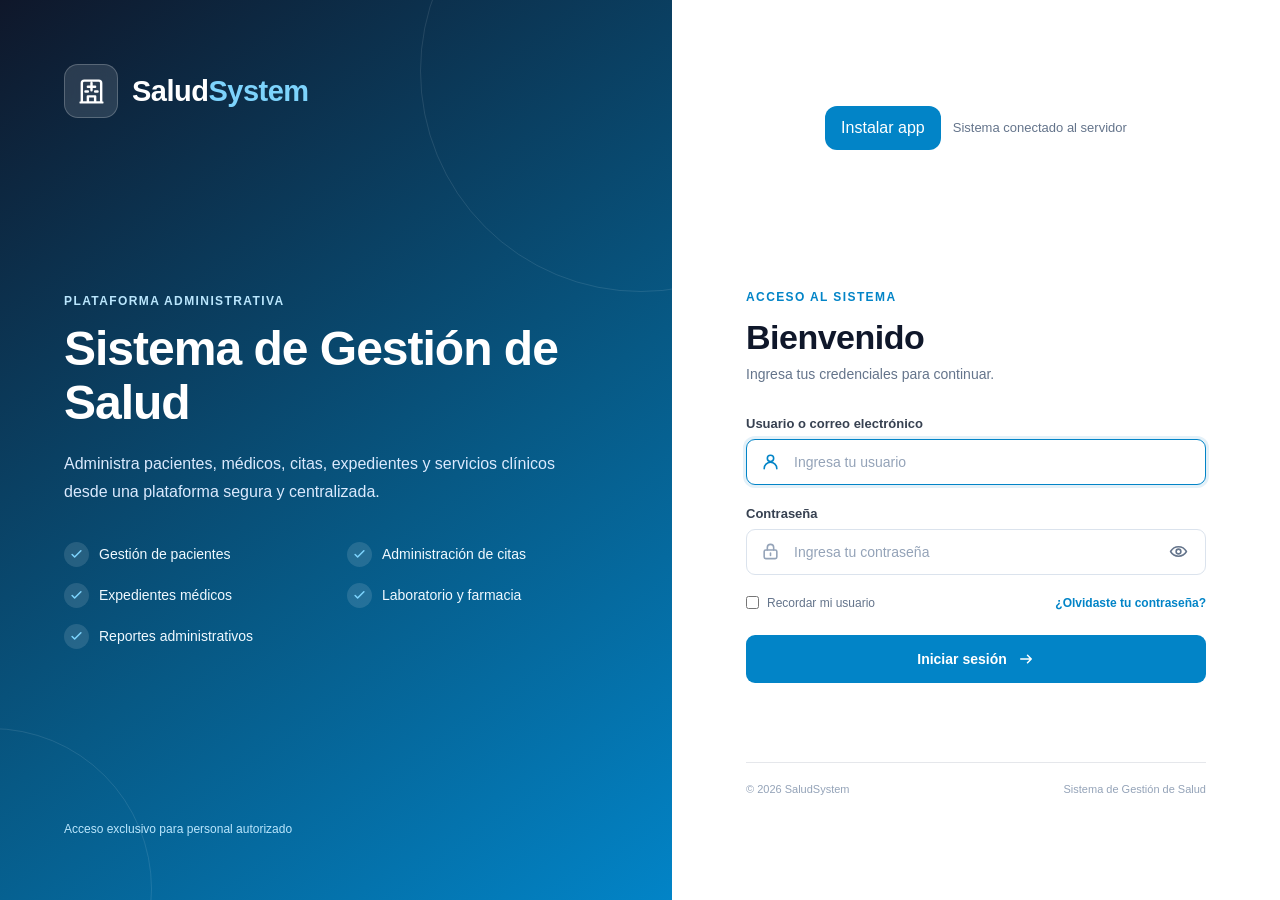
<file: index.html>
<!DOCTYPE html>
<html lang="es">
<head>
    <meta charset="UTF-8">
    <meta name="viewport" content="width=device-width, initial-scale=1.0">
    <title>Inicio | SaludSystem</title>
    <link rel="stylesheet" href="index.css?v=2">

<script src="datos-reales.js?v=20261016"></script>
<script src="seguridad.js?v=20261016"></script>
</head>
<body>
    <svg class="svg-library" aria-hidden="true">
        <symbol id="i-hospital" viewbox="0 0 24 24"><path d="M4 21V5a2 2 0 0 1 2-2h12a2 2 0 0 1 2 2v16M9 21v-5h6v5M9 8h6M12 5v6M7 12h2M15 12h2M3 21h18"/></symbol>
        <symbol id="i-home" viewbox="0 0 24 24"><path d="m3 11 9-8 9 8M5 10v11h14V10M9 21v-7h6v7"/></symbol>
        <symbol id="i-user" viewbox="0 0 24 24"><circle cx="12" cy="8" r="4"/><path d="M4 21a8 8 0 0 1 16 0"/></symbol>
        <symbol id="i-doctor" viewbox="0 0 24 24"><circle cx="12" cy="7" r="4"/><path d="M5 21v-2a7 7 0 0 1 14 0v2M9 14l3 3 3-3M12 17v4M18 5v4M16 7h4"/></symbol>
        <symbol id="i-calendar" viewbox="0 0 24 24"><rect x="3" y="5" width="18" height="16" rx="2"/><path d="M16 3v4M8 3v4M3 10h18M8 14h.01M12 14h.01M16 14h.01M8 18h.01M12 18h.01"/></symbol>
        <symbol id="i-file" viewbox="0 0 24 24"><path d="M6 3h8l4 4v14H6zM14 3v5h5M9 12h6M9 16h6"/></symbol>
        <symbol id="i-flask" viewbox="0 0 24 24"><path d="M9 3h6M10 3v6l-5 9a2 2 0 0 0 2 3h10a2 2 0 0 0 2-3l-5-9V3M8 15h8"/></symbol>
        <symbol id="i-pill" viewbox="0 0 24 24"><path d="M8.5 20.5a5 5 0 0 1-7-7l12-12a5 5 0 0 1 7 7zM7 8l9 9"/></symbol>
        <symbol id="i-chart" viewbox="0 0 24 24"><path d="M4 20V10M10 20V4M16 20v-7M22 20V7M2 20h22"/></symbol>
        <symbol id="i-settings" viewbox="0 0 24 24"><circle cx="12" cy="12" r="3"/><path d="M19.4 15a1.7 1.7 0 0 0 .3 1.9l.1.1-2.8 2.8-.1-.1a1.7 1.7 0 0 0-1.9-.3 1.7 1.7 0 0 0-1 1.6v.2h-4V21a1.7 1.7 0 0 0-1-1.6 1.7 1.7 0 0 0-1.9.3l-.1.1L4.2 17l.1-.1a1.7 1.7 0 0 0 .3-1.9A1.7 1.7 0 0 0 3 14H2.8v-4H3a1.7 1.7 0 0 0 1.6-1 1.7 1.7 0 0 0-.3-1.9L4.2 7 7 4.2l.1.1A1.7 1.7 0 0 0 9 4.6a1.7 1.7 0 0 0 1-1.6v-.2h4V3a1.7 1.7 0 0 0 1 1.6 1.7 1.7 0 0 0 1.9-.3l.1-.1L19.8 7l-.1.1a1.7 1.7 0 0 0-.3 1.9 1.7 1.7 0 0 0 1.6 1h.2v4H21a1.7 1.7 0 0 0-1.6 1Z"/></symbol>
        <symbol id="i-logout" viewbox="0 0 24 24"><path d="M10 4H4v16h6M14 8l4 4-4 4M8 12h10"/></symbol>
        <symbol id="i-clock" viewbox="0 0 24 24"><circle cx="12" cy="12" r="9"/><path d="M12 7v5l3 2"/></symbol>
        <symbol id="i-arrow" viewbox="0 0 24 24"><path d="M5 12h14M14 7l5 5-5 5"/></symbol>
    </svg>

    <aside class="sidebar">
        <div class="logo">
            <svg class="logo-icon"><use href="#i-hospital"/></svg>
            <span>Salud<span>System</span></span>
        </div>
        <nav aria-label="Navegación principal">
            <a href="index.html" class="active"><svg><use href="#i-home"/></svg><span>Inicio</span></a>
            <a href="pacientes/pacientes.html"><svg><use href="#i-user"/></svg><span>Pacientes</span></a>
            <a href="medicos/medicos.html"><svg><use href="#i-doctor"/></svg><span>Médicos</span></a>
            <a href="citas/citas.html"><svg><use href="#i-calendar"/></svg><span>Citas</span></a>
            <a href="expedientes/expedientes.html"><svg><use href="#i-file"/></svg><span>Expedientes</span></a>
            <a href="laboratorio/laboratorio.html"><svg><use href="#i-flask"/></svg><span>Laboratorio</span></a>
            <a href="farmacia/farmacia.html"><svg><use href="#i-pill"/></svg><span>Farmacia</span></a>
            <a href="reportes/reportes.html"><svg><use href="#i-chart"/></svg><span>Reportes</span></a>
        </nav>
        <div class="sidebar-bottom">
            <a href="configuracion/configuracion.html"><svg><use href="#i-settings"/></svg><span>Configuración</span></a>
            <a href="login/login.html" id="cerrarSesion"><svg><use href="#i-logout"/></svg><span>Cerrar sesión</span></a>
        </div>
    </aside>

    <main class="main">
        <header class="topbar">
            <div>
                <span class="eyebrow">Panel de control</span>
                <h1>Dashboard</h1>
                <p>Bienvenido al Sistema de Gestión de Salud</p>
            </div>
            <div class="user">
                <div class="user-icon"><svg><use href="#i-user"/></svg></div>
                <div><strong>Validando sesión…</strong><small>Validando sesión…</small></div>
            </div>
        </header>

        <section class="welcome-strip">
            <div>
                <span class="welcome-label">Resumen operativo</span>
                <h2>Información general del sistema</h2>
                <p>Consulta rápidamente pacientes, citas, personal médico y resultados clínicos.</p>
            </div>
        </section>

        <section class="cards" aria-label="Indicadores principales">
            <article class="card" data-indicador="pacientes">
                <div class="card-icon blue"><svg><use href="#i-user"/></svg></div>
                <div><h3>—</h3><p>Pacientes registrados</p></div>
            </article>
            <article class="card" data-indicador="citasHoy">
                <div class="card-icon green"><svg><use href="#i-calendar"/></svg></div>
                <div><h3>—</h3><p>Citas para hoy</p></div>
            </article>
            <article class="card" data-indicador="medicosActivos">
                <div class="card-icon purple"><svg><use href="#i-doctor"/></svg></div>
                <div><h3>—</h3><p>Médicos activos</p></div>
            </article>
            <article class="card" data-indicador="resultadosPendientes">
                <div class="card-icon orange"><svg><use href="#i-flask"/></svg></div>
                <div><h3>—</h3><p>Resultados pendientes</p></div>
            </article>
        </section>

        <section class="dashboard-grid">
            <article class="panel">
                <div class="panel-header">
                    <div><h2>Próximas citas</h2><p>Agenda clínica del día</p></div>
                    <button type="button" id="verCitas">Ver todas <svg><use href="#i-arrow"/></svg></button>
                </div>
                
                
                
                
            <div id="proximasCitas" role="status">Pendiente de consulta.</div></article>

            <article class="panel">
                <div class="panel-header"><div><h2>Resumen</h2><p>Indicadores del período</p></div></div>
                <div class="summary">
<div><span>Pacientes registrados este mes</span><strong id="pacientesMes">—</strong></div>
<div><span>Citas atendidas hoy</span><strong id="citasAtendidasHoy">—</strong></div>
<div><span>Consultas abiertas</span><strong id="consultasAbiertas">—</strong></div>
<div><span>Expedientes activos</span><strong id="expedientesActivos">—</strong></div></div>
            </article>
        </section>
    </main>

    <footer class="site-footer">
        <p>SaludSystem es una red de servicios de salud dedicada a brindar atención integral y de calidad.</p>
        <p>Información consultada desde el sistema.</p>
    </footer>
    
    

<script type="application/json" data-salud-modulo="index.js?v=20261016"></script>
</body>
</html>
</file>
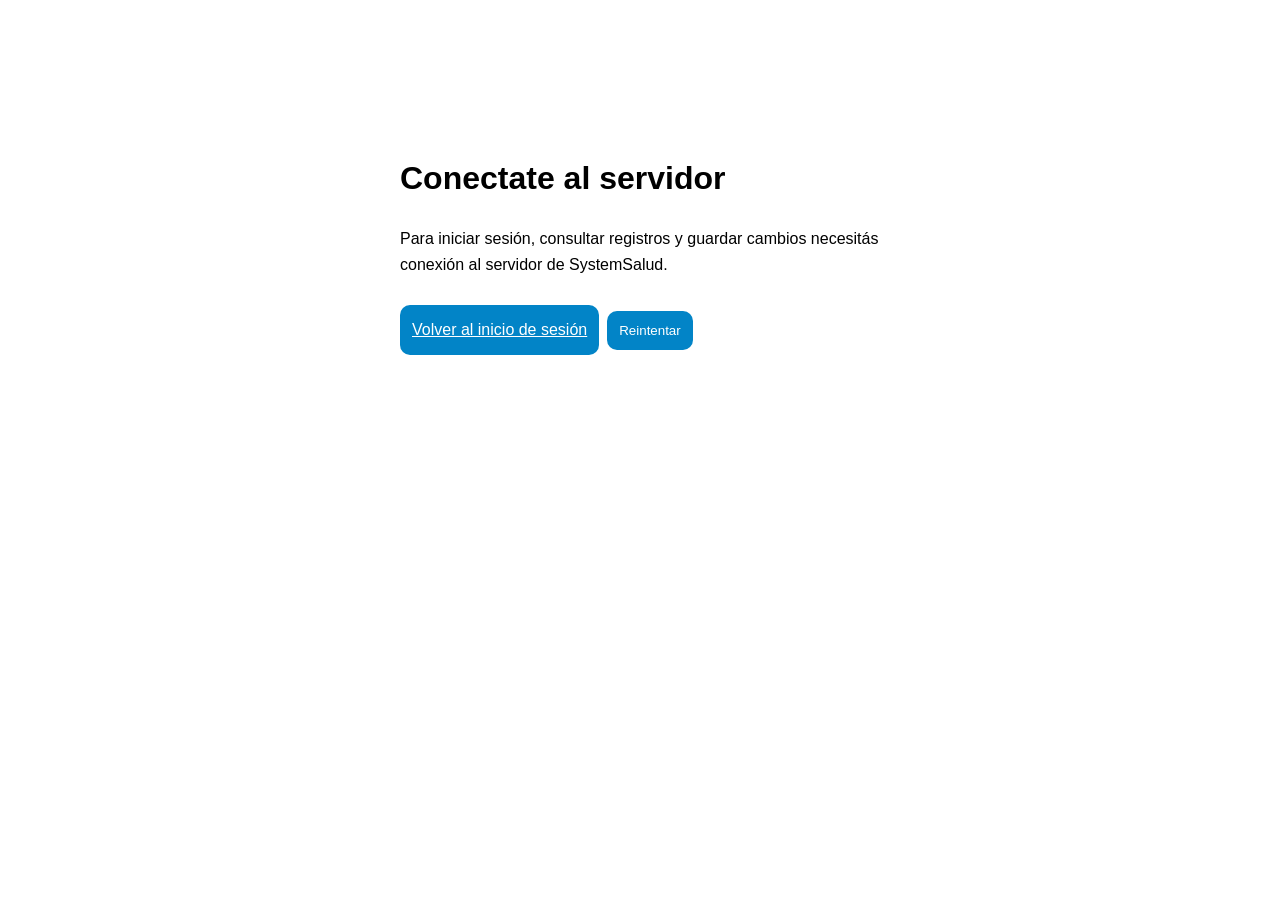
<file: offline.html>
<!doctype html><html lang="es"><head><meta charset="utf-8"><meta name="viewport" content="width=device-width,initial-scale=1"><title>Sin conexión | SystemSalud</title><link rel="stylesheet" href="mobile.css"></head><body><main class="offline-page"><h1>Conectate al servidor</h1><p>Para iniciar sesión, consultar registros y guardar cambios necesitás conexión al servidor de SystemSalud.</p><a href="login/login.html">Volver al inicio de sesión</a><button onclick="location.reload()">Reintentar</button></main></body></html>
</file>
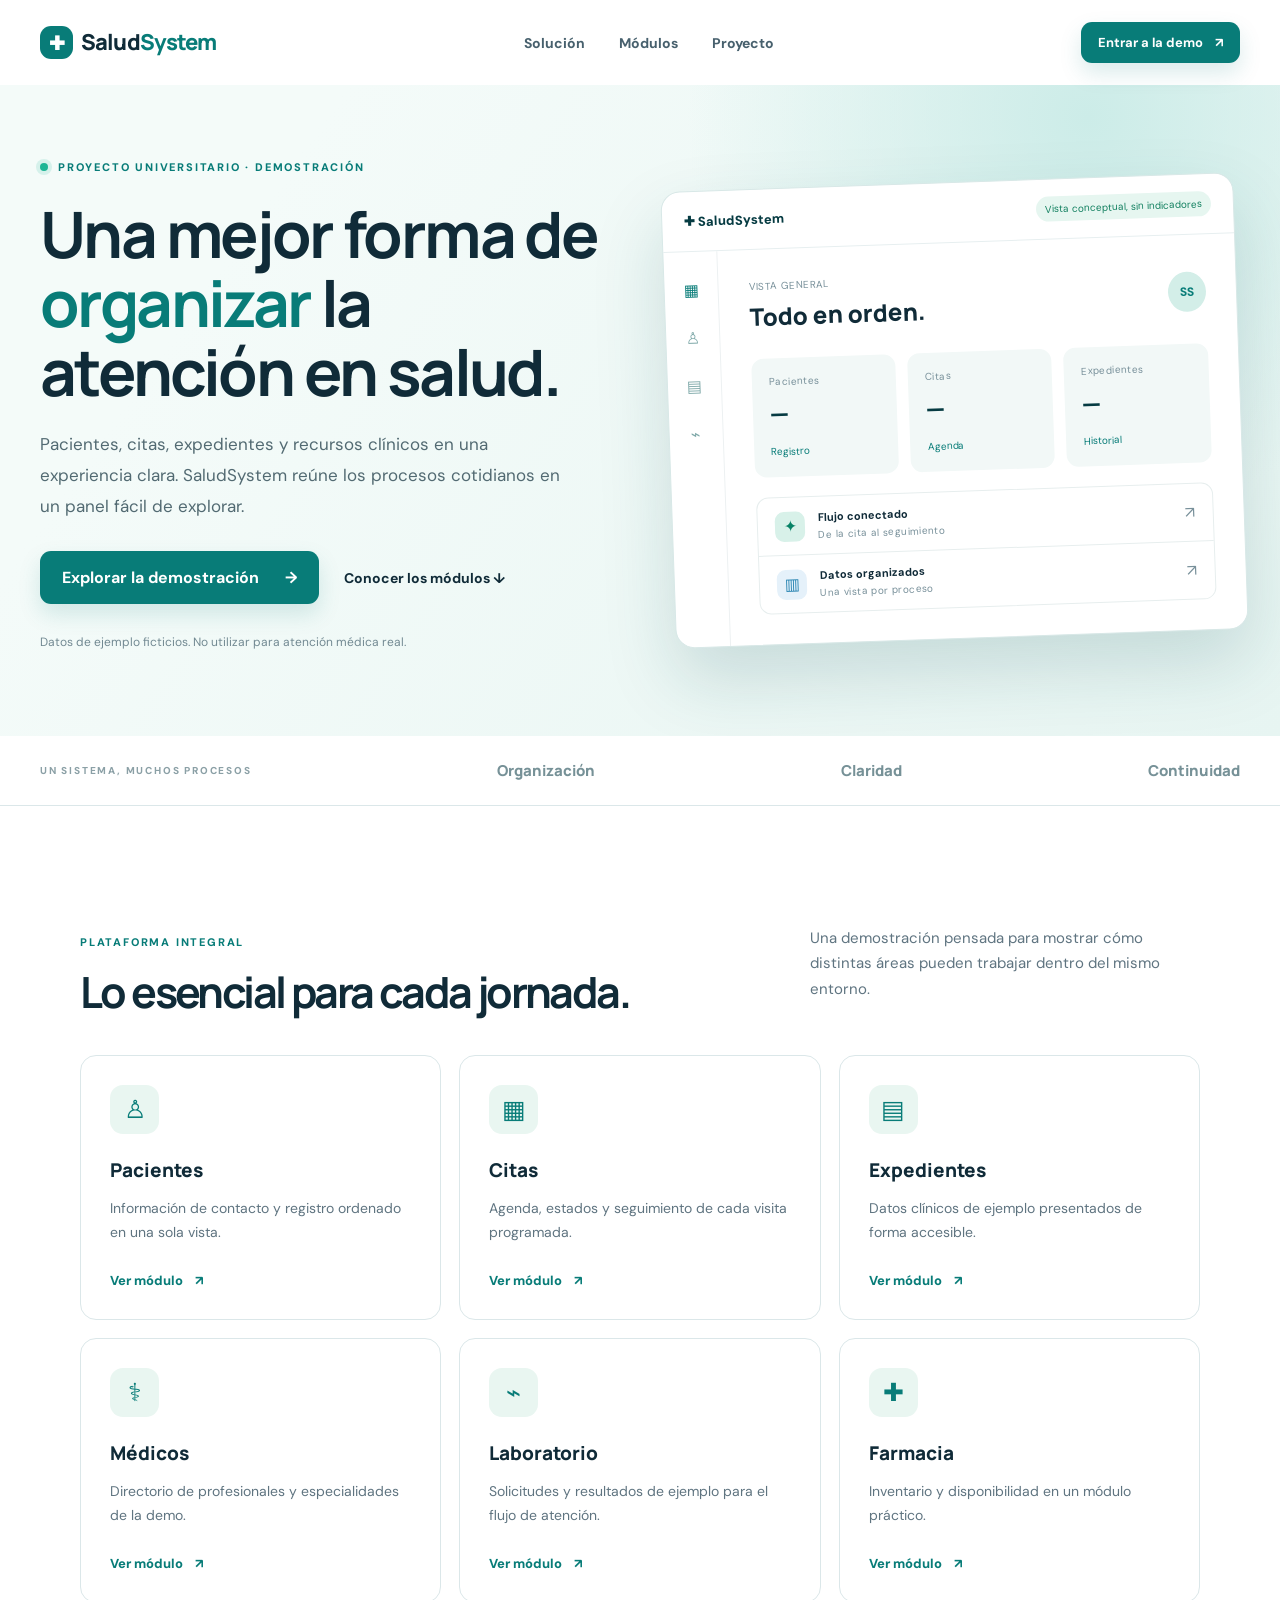
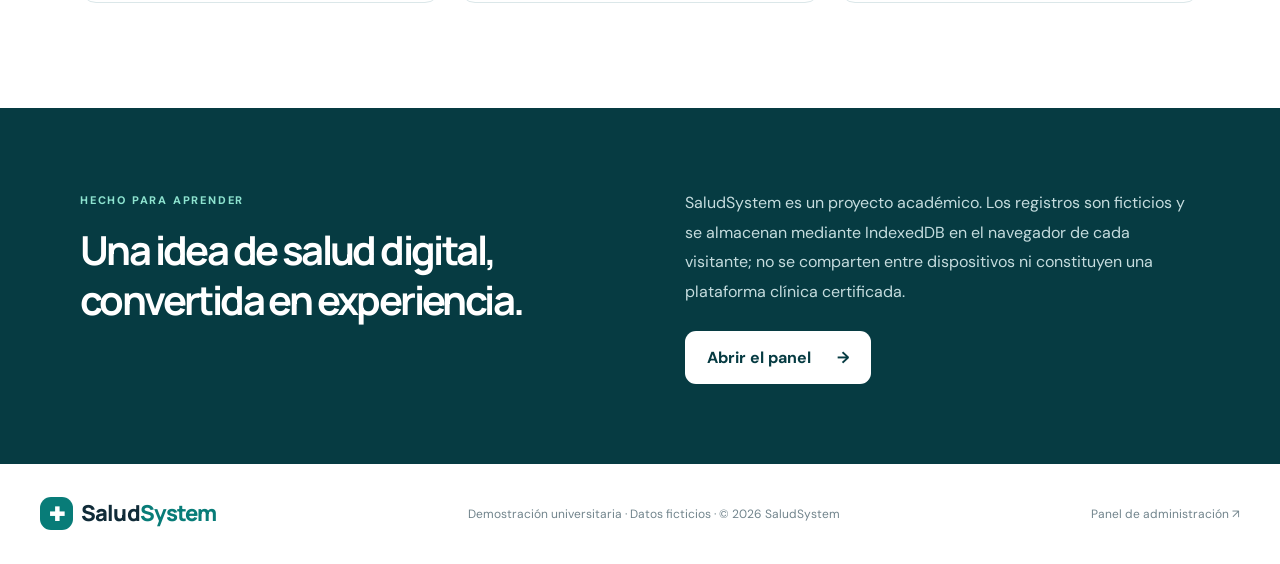
<file: presentacion.html>
<!doctype html>
<html lang="es">
<head>
    <meta charset="utf-8">
    <meta name="viewport" content="width=device-width, initial-scale=1">
    <meta name="description" content="SaludSystem: demostración universitaria de una plataforma de gestión clínica.">
    <title>SaludSystem | Gestión de salud, en un solo lugar</title>
    <link rel="stylesheet" href="presentacion.css">
</head>
<body>
    <header class="site-header">
        <a class="brand" href="presentacion.html" aria-label="SaludSystem, inicio"><span class="brand-mark">✚</span> Salud<span>System</span></a>
        <nav aria-label="Navegación principal">
            <a href="#solucion">Solución</a>
            <a href="#modulos">Módulos</a>
            <a href="#proyecto">Proyecto</a>
        </nav>
        <a class="button button-small" href="login/login.html">Entrar a la demo <span aria-hidden="true">↗</span></a>
    </header>

    <main>
        <section class="hero" id="solucion">
            <div class="hero-copy">
                <span class="eyebrow"><span class="status-dot"></span> PROYECTO UNIVERSITARIO · DEMOSTRACIÓN</span>
                <h1>Una mejor forma de <em>organizar</em> la atención en salud.</h1>
                <p>Pacientes, citas, expedientes y recursos clínicos en una experiencia clara. SaludSystem reúne los procesos cotidianos en un panel fácil de explorar.</p>
                <div class="hero-actions">
                    <a class="button" href="login/login.html">Explorar la demostración <span aria-hidden="true">→</span></a>
                    <a class="text-link" href="#modulos">Conocer los módulos <span aria-hidden="true">↓</span></a>
                </div>
                <p class="hero-note">Datos de ejemplo ficticios. No utilizar para atención médica real.</p>
            </div>
            <div class="preview" aria-label="Vista conceptual del panel SaludSystem">
                <div class="preview-top"><span class="mini-brand">✚ SaludSystem</span><span class="preview-pill">Vista conceptual, sin indicadores</span></div>
                <div class="preview-body">
                    <div class="preview-side"><span>▦</span><span>♙</span><span>▤</span><span>⌁</span></div>
                    <div class="preview-main">
                        <div class="preview-heading"><div><small>VISTA GENERAL</small><strong>Todo en orden.</strong></div><span class="preview-avatar">SS</span></div>
                        <div class="preview-stats"><div><small>Pacientes</small><b>—</b><span>Registro</span></div><div><small>Citas</small><b>—</b><span>Agenda</span></div><div><small>Expedientes</small><b>—</b><span>Historial</span></div></div>
                        <div class="preview-list"><div><span class="preview-icon">✦</span><div><strong>Flujo conectado</strong><small>De la cita al seguimiento</small></div><span class="preview-arrow">↗</span></div><div><span class="preview-icon blue">▥</span><div><strong>Datos organizados</strong><small>Una vista por proceso</small></div><span class="preview-arrow">↗</span></div></div>
                    </div>
                </div>
            </div>
        </section>

        <section class="trust-strip" aria-label="Principios del sistema"><span>UN SISTEMA, MUCHOS PROCESOS</span><strong>Organización</strong><strong>Claridad</strong><strong>Continuidad</strong></section>

        <section class="section modules" id="modulos">
            <div class="section-heading"><div><span class="eyebrow">PLATAFORMA INTEGRAL</span><h2>Lo esencial para cada jornada.</h2></div><p>Una demostración pensada para mostrar cómo distintas áreas pueden trabajar dentro del mismo entorno.</p></div>
            <div class="module-grid">
                <article class="module-card"><span class="module-icon">♙</span><h3>Pacientes</h3><p>Información de contacto y registro ordenado en una sola vista.</p><a href="pacientes/pacientes.html">Ver módulo <span aria-hidden="true">↗</span></a></article>
                <article class="module-card"><span class="module-icon">▦</span><h3>Citas</h3><p>Agenda, estados y seguimiento de cada visita programada.</p><a href="citas/citas.html">Ver módulo <span aria-hidden="true">↗</span></a></article>
                <article class="module-card"><span class="module-icon">▤</span><h3>Expedientes</h3><p>Datos clínicos de ejemplo presentados de forma accesible.</p><a href="expedientes/expedientes.html">Ver módulo <span aria-hidden="true">↗</span></a></article>
                <article class="module-card"><span class="module-icon">⚕</span><h3>Médicos</h3><p>Directorio de profesionales y especialidades de la demo.</p><a href="medicos/medicos.html">Ver módulo <span aria-hidden="true">↗</span></a></article>
                <article class="module-card"><span class="module-icon">⌁</span><h3>Laboratorio</h3><p>Solicitudes y resultados de ejemplo para el flujo de atención.</p><a href="laboratorio/laboratorio.html">Ver módulo <span aria-hidden="true">↗</span></a></article>
                <article class="module-card"><span class="module-icon">✚</span><h3>Farmacia</h3><p>Inventario y disponibilidad en un módulo práctico.</p><a href="farmacia/farmacia.html">Ver módulo <span aria-hidden="true">↗</span></a></article>
            </div>
        </section>

        <section class="project-section" id="proyecto"><div><span class="eyebrow">HECHO PARA APRENDER</span><h2>Una idea de salud digital, convertida en experiencia.</h2></div><div><p>SaludSystem es un proyecto académico. Los registros son ficticios y se almacenan mediante IndexedDB en el navegador de cada visitante; no se comparten entre dispositivos ni constituyen una plataforma clínica certificada.</p><a class="button button-light" href="index.html">Abrir el panel <span aria-hidden="true">→</span></a></div></section>
    </main>

    <footer><a class="brand" href="presentacion.html"><span class="brand-mark">✚</span> Salud<span>System</span></a><p>Demostración universitaria · Datos ficticios · © 2026 SaludSystem</p><a href="index.html">Panel de administración ↗</a></footer>
</body>
</html>
</file>
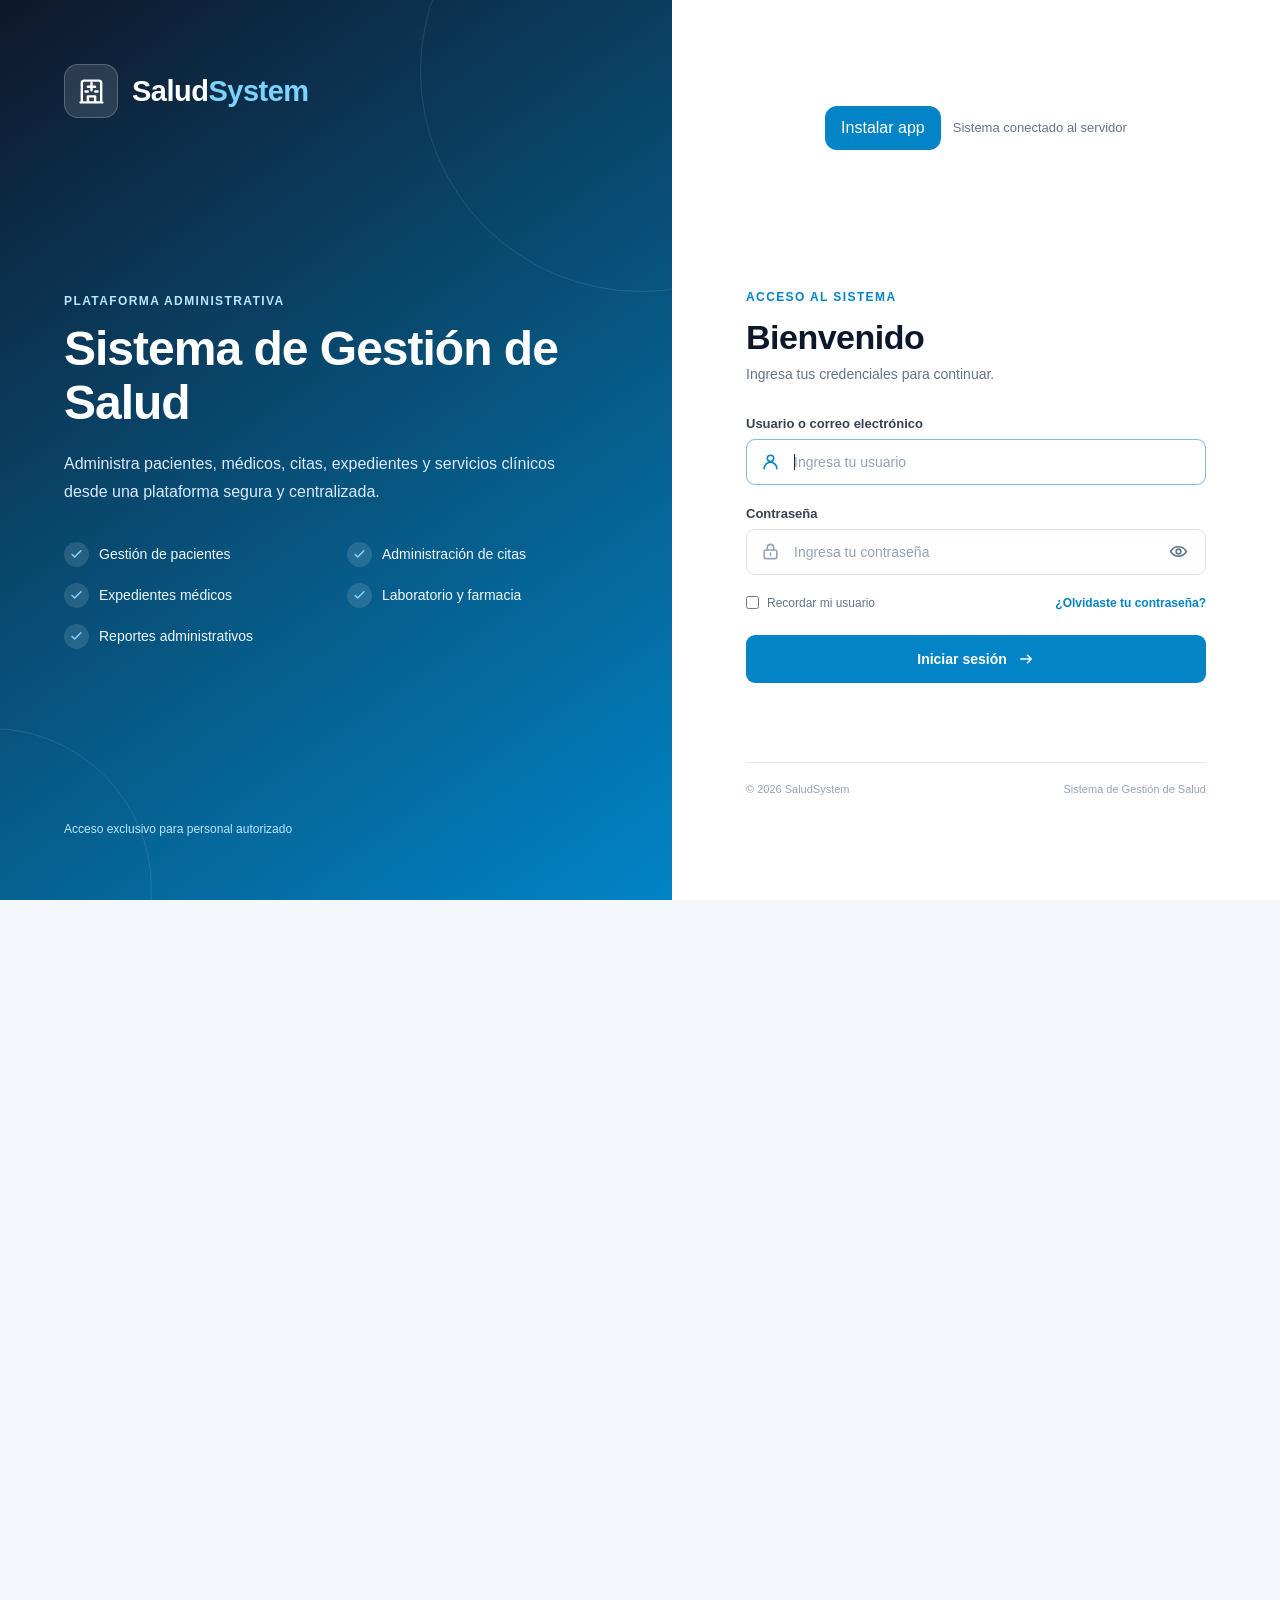
<file: citas/citas.html>
<!DOCTYPE html>
<html lang="es">

<head>

    <meta charset="UTF-8">

    <meta name="viewport" content="width=device-width, initial-scale=1.0">

    <title>Citas | SaludSystem</title>

    <link rel="stylesheet" href="citas.css?v=2">

    

<script src="../datos-reales.js?v=20261016"></script>
<script src="../seguridad.js?v=20261016"></script>
</head>


<body>
    <svg class="svg-library" aria-hidden="true">
        <symbol id="i-hospital" viewbox="0 0 24 24"><path d="M4 21V5a2 2 0 0 1 2-2h12a2 2 0 0 1 2 2v16M9 21v-5h6v5M9 8h6M12 5v6M7 12h2M15 12h2M3 21h18"/></symbol>
        <symbol id="i-home" viewbox="0 0 24 24"><path d="m3 11 9-8 9 8M5 10v11h14V10M9 21v-7h6v7"/></symbol>
        <symbol id="i-user" viewbox="0 0 24 24"><circle cx="12" cy="8" r="4"/><path d="M4 21a8 8 0 0 1 16 0"/></symbol>
        <symbol id="i-doctor" viewbox="0 0 24 24"><circle cx="12" cy="7" r="4"/><path d="M5 21v-2a7 7 0 0 1 14 0v2M18 5v4M16 7h4"/></symbol>
        <symbol id="i-calendar" viewbox="0 0 24 24"><rect x="3" y="5" width="18" height="16" rx="2"/><path d="M16 3v4M8 3v4M3 10h18M8 14h.01M12 14h.01M16 14h.01"/></symbol>
        <symbol id="i-file" viewbox="0 0 24 24"><path d="M6 3h8l4 4v14H6zM14 3v5h5M9 12h6M9 16h6"/></symbol>
        <symbol id="i-flask" viewbox="0 0 24 24"><path d="M9 3h6M10 3v6l-5 9a2 2 0 0 0 2 3h10a2 2 0 0 0 2-3l-5-9V3M8 15h8"/></symbol>
        <symbol id="i-pill" viewbox="0 0 24 24"><path d="M8.5 20.5a5 5 0 0 1-7-7l12-12a5 5 0 0 1 7 7zM7 8l9 9"/></symbol>
        <symbol id="i-chart" viewbox="0 0 24 24"><path d="M4 20V10M10 20V4M16 20v-7M22 20V7M2 20h22"/></symbol>
        <symbol id="i-settings" viewbox="0 0 24 24"><circle cx="12" cy="12" r="3"/><path d="M4 12a8 8 0 0 1 .2-2l-2-1 2-3 2 1.2A8 8 0 0 1 10 5V3h4v2a8 8 0 0 1 3.8 2.2l2-1.2 2 3-2 1a8 8 0 0 1 0 4l2 1-2 3-2-1.2A8 8 0 0 1 14 19v2h-4v-2a8 8 0 0 1-3.8-2.2l-2 1.2-2-3 2-1a8 8 0 0 1-.2-2Z"/></symbol>
        <symbol id="i-logout" viewbox="0 0 24 24"><path d="M10 4H4v16h6M14 8l4 4-4 4M8 12h10"/></symbol>
        <symbol id="i-search" viewbox="0 0 24 24"><circle cx="10.5" cy="10.5" r="6.5"/><path d="m16 16 5 5"/></symbol>
        <symbol id="i-check" viewbox="0 0 24 24"><path d="m5 12 4 4L19 6"/></symbol>
        <symbol id="i-clock" viewbox="0 0 24 24"><circle cx="12" cy="12" r="9"/><path d="M12 7v5l3 2"/></symbol>
        <symbol id="i-cancel" viewbox="0 0 24 24"><circle cx="12" cy="12" r="9"/><path d="m8 8 8 8M16 8l-8 8"/></symbol>
        <symbol id="i-plus" viewbox="0 0 24 24"><path d="M12 5v14M5 12h14"/></symbol>
        <symbol id="i-close" viewbox="0 0 24 24"><path d="m6 6 12 12M18 6 6 18"/></symbol>
        <symbol id="i-save" viewbox="0 0 24 24"><path d="M5 3h12l2 2v16H5zM8 3v6h8V3M8 21v-7h8v7"/></symbol>
    </svg>


    <!-- =========================
         MENÚ LATERAL
    ========================== -->

    <aside class="sidebar">

        <div class="logo">

            <svg class="logo-icon"><use href="#i-hospital"/></svg>

            <span>
                Salud<span>System</span>
            </span>

        </div>


        <nav>

            <a href="../index.html">
                <svg><use href="#i-home"/></svg>
                <span>Inicio</span>
            </a>


            <a href="../pacientes/pacientes.html">
                <svg><use href="#i-user"/></svg>
                <span>Pacientes</span>
            </a>


            <a href="../medicos/medicos.html">
                <svg><use href="#i-doctor"/></svg>
                <span>Médicos</span>
            </a>


            <a href="citas.html" class="active">
                <svg><use href="#i-calendar"/></svg>
                <span>Citas</span>
            </a>


            <a href="../expedientes/expedientes.html">
                <svg><use href="#i-file"/></svg>
                <span>Expedientes</span>
            </a>


            <a href="../laboratorio/laboratorio.html">
                <svg><use href="#i-flask"/></svg>
                <span>Laboratorio</span>
            </a>


            <a href="../farmacia/farmacia.html">
                <svg><use href="#i-pill"/></svg>
                <span>Farmacia</span>
            </a>


            <a href="../reportes/reportes.html">
                <svg><use href="#i-chart"/></svg>
                <span>Reportes</span>
            </a>

        </nav>


        <div class="sidebar-bottom">

            <a href="../configuracion/configuracion.html">
                <svg><use href="#i-settings"/></svg>
                <span>Configuración</span>
            </a>


            <a href="../login/login.html" id="cerrarSesion">
                <svg><use href="#i-logout"/></svg>
                <span>Cerrar sesión</span>
            </a>

        </div>

    </aside>



    <!-- =========================
         CONTENIDO
    ========================== -->

    <main class="main">


        <!-- TOPBAR -->

        <header class="topbar">

            <div>

                <h1>
                    Citas Pacientes
                </h1>

                <p>Gestión de citas</p>

            </div>


            <div class="user">

                <div class="user-icon">
                    <svg><use href="#i-user"/></svg>
                </div>


                <div>

                    <strong>Validando sesión…</strong>

                    <small>Validando sesión…</small>

                </div>

            </div>

        </header>



        <!-- =========================
             ESTADÍSTICAS
        ========================== -->

        <section class="stats">


            <div class="stat-card">

                <div class="stat-icon blue">
                    <svg><use href="#i-calendar"/></svg>
                </div>


                <div>

                    <strong id="totalCitas">—</strong>

                    <span>
                        Citas registradas
                    </span>

                </div>

            </div>



            <div class="stat-card">

                <div class="stat-icon green">
                    <svg><use href="#i-check"/></svg>
                </div>


                <div>

                    <strong id="citasConfirmadas">—</strong>

                    <span>
                        Confirmadas
                    </span>

                </div>

            </div>



            <div class="stat-card">

                <div class="stat-icon yellow">
                    <svg><use href="#i-clock"/></svg>
                </div>


                <div>

                    <strong id="citasPendientes">—</strong>

                    <span>
                        Pendientes
                    </span>

                </div>

            </div>



            <div class="stat-card">

                <div class="stat-icon red">
                    <svg><use href="#i-cancel"/></svg>
                </div>


                <div>

                    <strong id="citasCanceladas">—</strong>

                    <span>
                        Canceladas
                    </span>

                </div>

            </div>

        </section>



        <!-- =========================
             ACCIONES
        ========================== -->

        <section class="actions">


            <div class="search">

                <input type="text" id="buscarCita" placeholder="Buscar paciente o médico...">


                <button onclick="buscarCita()">
                    <svg><use href="#i-search"/></svg> Buscar
                </button>

            </div>


            <button class="btn-primary" onclick="abrirFormulario()">
                <svg><use href="#i-plus"/></svg> Nueva cita
            </button>

        </section>



        <!-- =========================
             FILTROS
        ========================== -->

        <section class="filters">

            <div>

                <label>
                    Fecha
                </label>

                <input type="date" id="filtroFecha" onchange="filtrarCitas()">

            </div>


            <div>

                <label>
                    Estado
                </label>

                <select id="filtroEstado" onchange="filtrarCitas()">

                    <option value="">
                        Todos
                    </option>

                    <option value="Confirmada">
                        Confirmadas
                    </option>

                    <option value="Pendiente">
                        Pendientes
                    </option>

                    <option value="Cancelada">
                        Canceladas
                    </option>

                </select>

            </div>


            <button class="btn-clear" onclick="limpiarFiltros()">
                Limpiar filtros
            </button>

        </section>



        <!-- =========================
             TABLA
        ========================== -->

        <section class="panel">


            <div class="panel-header">

                <div>

                    <h2>
                    Citas programadas 
                    </h2>

                </div>


                <span class="total">Pendiente de consulta</span>

            </div>



            <div class="table-container">

                <table>

                    <thead>

                        <tr>

                            <th>
                                ID
                            </th>

                            <th>
                                Paciente
                            </th>

                            <th>
                                Médico
                            </th>

                            <th>
                                Especialidad
                            </th>

                            <th>
                                Fecha
                            </th>

                            <th>
                                Hora
                            </th>

                            <th>
                                Estado
                            </th>

                            <th>
                                Acciones
                            </th>

                        </tr>

                    </thead>


                    <tbody id="tablaCitas"><tr><td colspan="8">Pendiente de consulta.</td></tr></tbody>

                </table>

            </div>

        </section>

    </main>



    <!-- =========================
         MODAL NUEVA CITA
    ========================== -->

    <div class="modal" id="modalCita">


        <div class="modal-content">


            <div class="modal-header">

                <div>

                    <h2 id="tituloFormulario">
                        Nueva cita
                    </h2>

                    <p>
                        Complete la información de la cita
                    </p>

                </div>


                <button class="close" onclick="cerrarFormulario()">
                    <svg><use href="#i-close"/></svg>
                </button>

            </div>



            <form id="formCita">


                <!-- PACIENTE -->

                <div class="form-section">

                    <h3>
                        Información de la cita
                    </h3>


                    <div class="form-grid">


                        <div class="form-group">

                            <label>
                                Paciente
                            </label>

                            <select id="paciente" required><option value="">Pendiente de consulta</option></select>

                        </div>



                        <div class="form-group">

                            <label>
                                Médico
                            </label>

                            <select id="medico" required><option value="">Pendiente de consulta</option></select>

                        </div>



                        <div class="form-group">

                            <label>
                                Especialidad
                            </label>

                            <select id="especialidad" required><option value="">Pendiente de consulta</option></select>

                        </div>



                        <div class="form-group">

                            <label>
                                Motivo de consulta
                            </label>

                            <input type="text" id="motivo" placeholder="Ej. Consulta general" required>

                        </div>


                    </div>

                </div>



                <!-- FECHA -->

                <div class="form-section">

                    <h3>
                        Fecha y horario
                    </h3>


                    <div class="form-grid">


                        <div class="form-group">

                            <label>
                                Fecha
                            </label>

                            <input type="date" id="fecha" required>

                        </div>



                        <div class="form-group">

                            <label>
                                Hora
                            </label>

                            <select id="hora" required><option value="">Pendiente de consulta</option></select>

                        </div>



                        <div class="form-group">

                            <label>
                                Estado
                            </label>

                            <select id="estado" required>

                                <option value="Pendiente">
                                    Pendiente
                                </option>

                                <option value="Confirmada">
                                    Confirmada
                                </option>

                                <option value="Cancelada">
                                    Cancelada
                                </option>

                            </select>

                        </div>


                    </div>

                </div>



                <!-- NOTAS -->

                <div class="form-section">

                    <h3>
                        Observaciones
                    </h3>


                    <div class="form-group">

                        <label>
                            Notas
                        </label>

                        <textarea id="notas" placeholder="Observaciones adicionales..."></textarea>

                    </div>

                </div>



                <!-- FOOTER -->

                <div class="modal-footer">

                    <button type="button" class="btn-cancel" onclick="cerrarFormulario()">
                        Cancelar
                    </button>


                    <button type="submit" class="btn-primary">
                        <svg><use href="#i-save"/></svg> Guardar cita
                    </button>

                </div>


            </form>


        </div>

    </div>





<script type="application/json" data-salud-modulo="citas.js?v=20261016"></script>
</body>

</html>
</file>
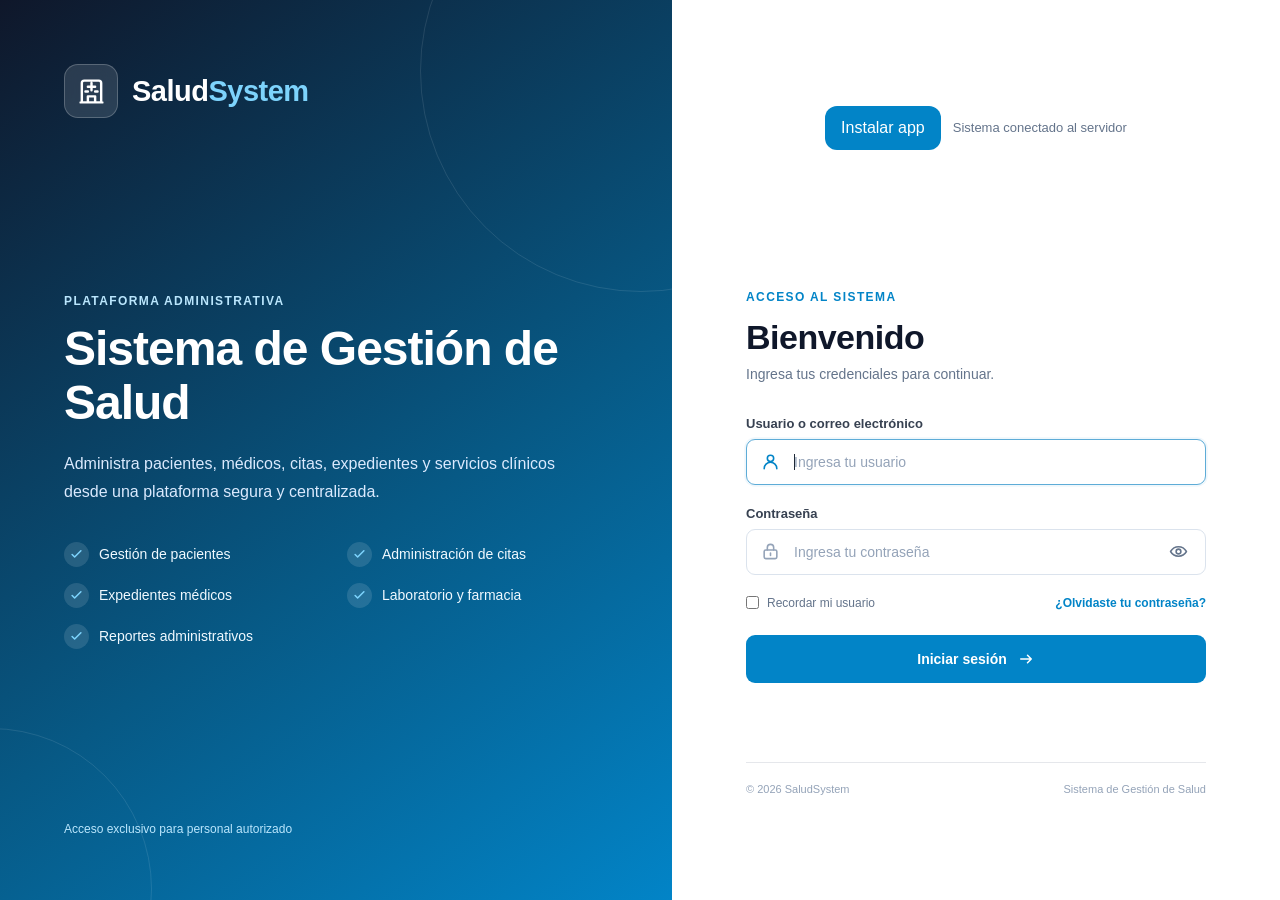
<file: configuracion/configuracion.html>
<!DOCTYPE html>
<html lang="es">

<head>

    <meta charset="UTF-8">

    <meta name="viewport" content="width=device-width, initial-scale=1.0">

    <title>Configuración | SaludSystem</title>

    <link rel="stylesheet" href="configuracion.css?v=2">

    

<script src="../datos-reales.js?v=20261016"></script>
<script src="../seguridad.js?v=20261016"></script>
</head>

<body>

    <svg class="svg-library" aria-hidden="true">
        <symbol id="i-hospital" viewbox="0 0 24 24"><path d="M4 21V5a2 2 0 0 1 2-2h12a2 2 0 0 1 2 2v16M9 21v-5h6v5M9 8h6M12 5v6M7 12h2M15 12h2M3 21h18"/></symbol>
        <symbol id="i-home" viewbox="0 0 24 24"><path d="m3 11 9-8 9 8M5 10v11h14V10M9 21v-7h6v7"/></symbol>
        <symbol id="i-user" viewbox="0 0 24 24"><circle cx="12" cy="8" r="4"/><path d="M4 21a8 8 0 0 1 16 0"/></symbol>
        <symbol id="i-doctor" viewbox="0 0 24 24"><circle cx="12" cy="7" r="4"/><path d="M5 21v-2a7 7 0 0 1 14 0v2M18 5v4M16 7h4"/></symbol>
        <symbol id="i-calendar" viewbox="0 0 24 24"><rect x="3" y="5" width="18" height="16" rx="2"/><path d="M16 3v4M8 3v4M3 10h18M8 14h.01M12 14h.01M16 14h.01"/></symbol>
        <symbol id="i-file" viewbox="0 0 24 24"><path d="M6 3h8l4 4v14H6zM14 3v5h5M9 12h6M9 16h6"/></symbol>
        <symbol id="i-flask" viewbox="0 0 24 24"><path d="M9 3h6M10 3v6l-5 9a2 2 0 0 0 2 3h10a2 2 0 0 0 2-3l-5-9V3M8 15h8"/></symbol>
        <symbol id="i-pill" viewbox="0 0 24 24"><path d="M8.5 20.5a5 5 0 0 1-7-7l12-12a5 5 0 0 1 7 7zM7 8l9 9"/></symbol>
        <symbol id="i-chart" viewbox="0 0 24 24"><path d="M4 20V10M10 20V4M16 20v-7M22 20V7M2 20h22"/></symbol>
        <symbol id="i-settings" viewbox="0 0 24 24"><circle cx="12" cy="12" r="3"/><path d="M4 12a8 8 0 0 1 .2-2l-2-1 2-3 2 1.2A8 8 0 0 1 10 5V3h4v2a8 8 0 0 1 3.8 2.2l2-1.2 2 3-2 1a8 8 0 0 1 0 4l2 1-2 3-2-1.2A8 8 0 0 1 14 19v2h-4v-2a8 8 0 0 1-3.8-2.2l-2 1.2-2-3 2-1a8 8 0 0 1-.2-2Z"/></symbol>
        <symbol id="i-logout" viewbox="0 0 24 24"><path d="M10 4H4v16h6M14 8l4 4-4 4M8 12h10"/></symbol>
        <symbol id="i-edit" viewbox="0 0 24 24"><path d="M12 20h9M16.5 3.5a2.12 2.12 0 0 1 3 3L8 18l-4 1 1-4Z"/></symbol>
        <symbol id="i-bell" viewbox="0 0 24 24"><path d="M18 8a6 6 0 0 0-12 0c0 7-3 7-3 9h18c0-2-3-2-3-9M10 21h4"/></symbol>
        <symbol id="i-palette" viewbox="0 0 24 24"><path d="M12 3a9 9 0 0 0 0 18h1.5a2 2 0 0 0 0-4H12a2 2 0 0 1 0-4h3a6 6 0 0 0 0-12ZM7.5 10h.01M9 6.5h.01M14 6.5h.01M17 10h.01"/></symbol>
        <symbol id="i-lock" viewbox="0 0 24 24"><rect x="4" y="10" width="16" height="11" rx="2"/><path d="M8 10V7a4 4 0 0 1 8 0v3M12 14v3"/></symbol>
        <symbol id="i-key" viewbox="0 0 24 24"><circle cx="8" cy="15" r="4"/><path d="m11 12 9-9M16 4l3 3M13 7l3 3"/></symbol>
        <symbol id="i-globe" viewbox="0 0 24 24"><circle cx="12" cy="12" r="9"/><path d="M3 12h18M12 3a15 15 0 0 1 0 18M12 3a15 15 0 0 0 0 18"/></symbol>
        <symbol id="i-reset" viewbox="0 0 24 24"><path d="M3 12a9 9 0 1 0 3-6.7L3 8M3 3v5h5"/></symbol>
        <symbol id="i-save" viewbox="0 0 24 24"><path d="M5 3h12l2 2v16H5zM8 3v6h8V3M8 21v-7h8v7"/></symbol>
    </svg>


    <!-- SIDEBAR -->

    <aside class="sidebar">

        <div class="logo">

            <svg class="logo-icon" aria-hidden="true"><use href="#i-hospital"/></svg>

            <span>
                Salud<span>System</span>
            </span>

        </div>


        <nav>

            <a href="../index.html">
                <svg aria-hidden="true"><use href="#i-home"/></svg>
                <span>Inicio</span>
            </a>


            <a href="../pacientes/pacientes.html">
                <svg aria-hidden="true"><use href="#i-user"/></svg>
                <span>Pacientes</span>
            </a>


            <a href="../medicos/medicos.html">
                <svg aria-hidden="true"><use href="#i-doctor"/></svg>
                <span>Médicos</span>
            </a>


            <a href="../citas/citas.html">
                <svg aria-hidden="true"><use href="#i-calendar"/></svg>
                <span>Citas</span>
            </a>


            <a href="../expedientes/expedientes.html">
                <svg aria-hidden="true"><use href="#i-file"/></svg>
                <span>Expedientes</span>
            </a>


            <a href="../laboratorio/laboratorio.html">
                <svg aria-hidden="true"><use href="#i-flask"/></svg>
                <span>Laboratorio</span>
            </a>


            <a href="../farmacia/farmacia.html">
                <svg aria-hidden="true"><use href="#i-pill"/></svg>
                <span>Farmacia</span>
            </a>


            <a href="../reportes/reportes.html">
                <svg aria-hidden="true"><use href="#i-chart"/></svg>
                <span>Reportes</span>
            </a>

        </nav>


        <div class="sidebar-bottom">

            <a href="configuracion.html" class="active">
                <svg aria-hidden="true"><use href="#i-settings"/></svg>
                <span>Configuración</span>
            </a>


            <a href="../login/login.html">
                <svg aria-hidden="true"><use href="#i-logout"/></svg>
                <span>Cerrar sesión</span>
            </a>

        </div>

    </aside>



    <!-- CONTENIDO -->

    <main class="main">


        <!-- HEADER -->

        <header class="topbar">

            <div>

                <h1>
                    Configuración
                </h1>

                <p>
                    Personaliza las preferencias del sistema
                </p>

            </div>


            <div class="user">

                <div class="user-icon">
                    <svg aria-hidden="true"><use href="#i-user"/></svg>
                </div>

                <div>

                    <strong>Validando sesión…</strong>

                    <small>Validando sesión…</small>

                </div>

            </div>

        </header>



        <!-- CONTENIDO -->

        <section class="settings-container">


            <!-- PERFIL -->

            <div class="settings-card">

                <div class="card-header">

                    <div class="header-icon blue">
                        <svg aria-hidden="true"><use href="#i-user"/></svg>
                    </div>

                    <div>

                        <h2>
                            Perfil de usuario
                        </h2>

                        <p>Información de la cuenta actual. La edición de perfil y contraseña está pendiente.</p>

                    </div>

                </div>


                <div class="profile">

                    <div class="profile-avatar">
                        <svg aria-hidden="true"><use href="#i-user"/></svg>
                    </div>


                    <div class="profile-info">

                        <h3>Pendiente de sesión</h3>

                        <p>Pendiente de sesión</p>

                        <span>Pendiente de sesión</span>

                    </div>


                    <button class="btn-secondary" onclick="editarPerfil()" disabled title="Función pendiente de conexión al servidor">
                        <svg aria-hidden="true"><use href="#i-edit"/></svg>
                        Editar perfil
                    </button>

                </div>

            </div>



            <!-- NOTIFICACIONES -->

            <div class="settings-card">

                <div class="card-header">

                    <div class="header-icon orange">
                        <svg aria-hidden="true"><use href="#i-bell"/></svg>
                    </div>

                    <div>

                        <h2>
                            Notificaciones
                        </h2>

                        <p>
                            Configura las alertas del sistema
                        </p>

                    </div>

                </div>


                <div class="setting-row">

                    <div>

                        <strong>
                            Notificaciones generales
                        </strong>

                        <span>
                            Recibir avisos importantes del sistema
                        </span>

                    </div>


                    <label class="switch">

                        <input type="checkbox" id="notificaciones" checked>

                        <span class="slider"></span>

                    </label>

                </div>


                <div class="setting-row">

                    <div>

                        <strong>
                            Recordatorios de citas
                        </strong>

                        <span>
                            Recibir alertas sobre próximas citas
                        </span>

                    </div>


                    <label class="switch">

                        <input type="checkbox" id="recordatorios" checked>

                        <span class="slider"></span>

                    </label>

                </div>


                <div class="setting-row">

                    <div>

                        <strong>
                            Alertas de farmacia
                        </strong>

                        <span>
                            Avisos cuando un medicamento tenga stock bajo
                        </span>

                    </div>


                    <label class="switch">

                        <input type="checkbox" id="farmacia" checked>

                        <span class="slider"></span>

                    </label>

                </div>

            </div>



            <!-- APARIENCIA -->

            <div class="settings-card">

                <div class="card-header">

                    <div class="header-icon purple">
                        <svg aria-hidden="true"><use href="#i-palette"/></svg>
                    </div>

                    <div>

                        <h2>
                            Apariencia
                        </h2>

                        <p>
                            Personaliza la apariencia del sistema
                        </p>

                    </div>

                </div>


                <div class="setting-row">

                    <div>

                        <strong>
                            Tema oscuro
                        </strong>

                        <span>
                            Cambiar entre tema claro y oscuro
                        </span>

                    </div>


                    <label class="switch">

                        <input type="checkbox" id="temaOscuro">

                        <span class="slider"></span>

                    </label>

                </div>


                <div class="setting-row">

                    <div>

                        <strong>
                            Animaciones
                        </strong>

                        <span>
                            Mostrar efectos visuales del sistema
                        </span>

                    </div>


                    <label class="switch">

                        <input type="checkbox" id="animaciones" checked>

                        <span class="slider"></span>

                    </label>

                </div>

            </div>



            <!-- SEGURIDAD -->

            <div class="settings-card">

                <div class="card-header">

                    <div class="header-icon green">
                        <svg aria-hidden="true"><use href="#i-lock"/></svg>
                    </div>

                    <div>

                        <h2>
                            Seguridad
                        </h2>

                        <p>
                            Opciones de seguridad de la cuenta
                        </p>

                    </div>

                </div>


                <div class="security-actions">

                    <button onclick="cambiarPassword()" disabled title="Función pendiente de conexión al servidor">
                        <svg aria-hidden="true"><use href="#i-key"/></svg>
                        Cambiar contraseña
                    </button>


                    <button onclick="cerrarTodasLasSesiones()">
                        <svg aria-hidden="true"><use href="#i-logout"/></svg>
                        Cerrar todas las sesiones
                    </button>

                </div>

            </div>



            <!-- PREFERENCIAS -->

            <div class="settings-card">

                <div class="card-header">

                    <div class="header-icon blue">
                        <svg aria-hidden="true"><use href="#i-globe"/></svg>
                    </div>

                    <div>

                        <h2>
                            Preferencias
                        </h2>

                        <p>
                            Configuración general del sistema
                        </p>

                    </div>

                </div>


                <div class="preferences">

                    <div class="form-group">

                        <label>
                            Idioma
                        </label>

                        <select id="idioma">

                            <option value="es">
                                Español
                            </option>

                            <option value="en">
                                English
                            </option>

                        </select>

                    </div>


                    <div class="form-group">

                        <label>
                            Zona horaria
                        </label>

                        <select id="zona">

                            <option>
                                Guatemala (GMT-6)
                            </option>

                            <option>
                                México (GMT-6)
                            </option>

                            <option>
                                Estados Unidos (GMT-5)
                            </option>

                        </select>

                    </div>

                </div>

            </div>



            <!-- BOTONES -->

            <div class="actions">

                <button class="btn-reset" onclick="restaurarConfiguracion()">
                    <svg aria-hidden="true"><use href="#i-reset"/></svg>
                    Restaurar valores
                </button>


                <button class="btn-save" onclick="guardarConfiguracion()">
                    <svg aria-hidden="true"><use href="#i-save"/></svg>
                    Guardar cambios
                </button>

            </div>


        </section>

    </main>


    


<script type="application/json" data-salud-modulo="configuracion.js?v=20261016"></script>
</body>

</html>
</file>
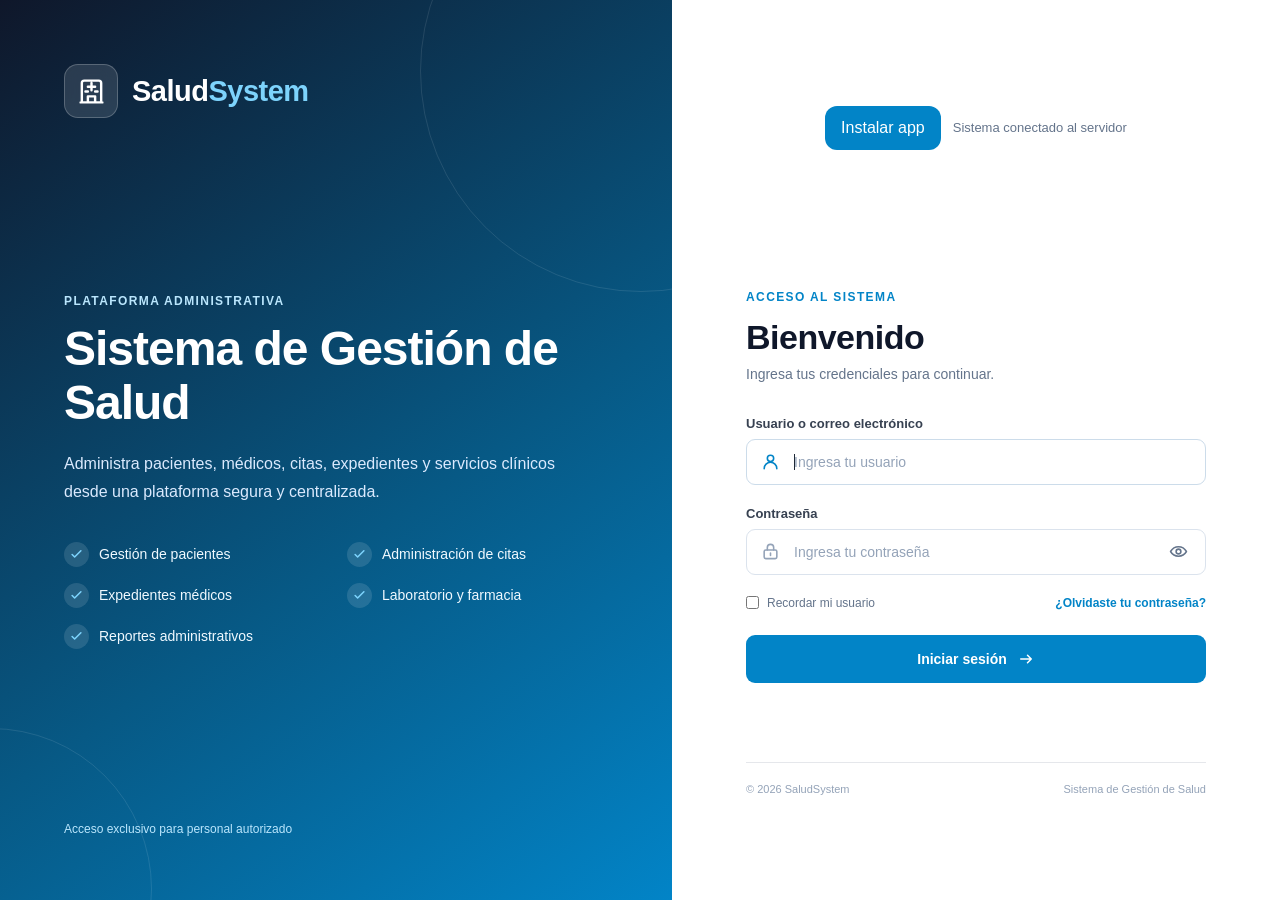
<file: expedientes/expedientes.html>
<!DOCTYPE html>
<html lang="es">

<head>
    <meta charset="UTF-8">
    <meta name="viewport" content="width=device-width, initial-scale=1.0">

    <title>Expedientes | SaludSystem</title>

    <link rel="stylesheet" href="expedientes.css?v=5">
    

<script src="../datos-reales.js?v=20261016"></script>
<script src="../seguridad.js?v=20261016"></script>
</head>

<body>

    <svg class="svg-library" aria-hidden="true">
        <symbol id="icon-health" viewbox="0 0 24 24"><path d="M4 21V5a2 2 0 0 1 2-2h12a2 2 0 0 1 2 2v16M9 21v-5h6v5M9 8h6M12 5v6M7 12h2M15 12h2M3 21h18"/></symbol>
        <symbol id="icon-home" viewbox="0 0 24 24"><path d="m3 11 9-8 9 8M5 10v11h14V10M9 21v-7h6v7"/></symbol>
        <symbol id="icon-user" viewbox="0 0 24 24"><circle cx="12" cy="8" r="4"/><path d="M4 21a8 8 0 0 1 16 0"/></symbol>
        <symbol id="icon-doctor" viewbox="0 0 24 24"><circle cx="12" cy="7" r="4"/><path d="M5 21v-2a7 7 0 0 1 14 0v2M18 5v4M16 7h4"/></symbol>
        <symbol id="icon-calendar" viewbox="0 0 24 24"><rect x="3" y="5" width="18" height="16" rx="2"/><path d="M16 3v4M8 3v4M3 10h18M8 14h.01M12 14h.01M16 14h.01"/></symbol>
        <symbol id="icon-record" viewbox="0 0 24 24"><path d="M6 3h8l4 4v14H6zM14 3v5h5M9 12h6M9 16h6"/></symbol>
        <symbol id="icon-lab" viewbox="0 0 24 24"><path d="M9 3h6M10 3v6l-5 9a2 2 0 0 0 2 3h10a2 2 0 0 0 2-3l-5-9V3M8 15h8"/></symbol>
        <symbol id="icon-pill" viewbox="0 0 24 24"><path d="M8.5 20.5a5 5 0 0 1-7-7l12-12a5 5 0 0 1 7 7zM7 8l9 9"/></symbol>
        <symbol id="icon-chart" viewbox="0 0 24 24"><path d="M4 20V10M10 20V4M16 20v-7M22 20V7M2 20h22"/></symbol>
        <symbol id="icon-settings" viewbox="0 0 24 24"><circle cx="12" cy="12" r="3"/><path d="M19.4 15a1.7 1.7 0 0 0 .34 1.88l.06.06-2.83 2.83-.06-.06A1.7 1.7 0 0 0 15 19.4a1.7 1.7 0 0 0-1 .6 1.7 1.7 0 0 0-.4 1.1V21h-4v-.09A1.7 1.7 0 0 0 8.6 19.4a1.7 1.7 0 0 0-1.88.34l-.06.06-2.83-2.83.06-.06A1.7 1.7 0 0 0 4.6 15a1.7 1.7 0 0 0-.6-1 1.7 1.7 0 0 0-1.1-.4H3v-4h.09A1.7 1.7 0 0 0 4.6 8.6a1.7 1.7 0 0 0-.34-1.88l-.06-.06 2.83-2.83.06.06A1.7 1.7 0 0 0 9 4.6a1.7 1.7 0 0 0 1-.6 1.7 1.7 0 0 0 .4-1.1V3h4v.09A1.7 1.7 0 0 0 15.4 4.6a1.7 1.7 0 0 0 1.88-.34l.06-.06 2.83 2.83-.06.06A1.7 1.7 0 0 0 19.4 9c.17.37.48.7.9.9.25.12.54.19.83.2H21v4h-.09A1.7 1.7 0 0 0 19.4 15Z"/></symbol>
        <symbol id="icon-logout" viewbox="0 0 24 24"><path d="M10 4H4v16h6M14 8l4 4-4 4M8 12h10"/></symbol>
    </svg>

    <!-- SIDEBAR -->

    <aside class="sidebar">

        <div class="logo">
            <svg class="logo-icon" aria-hidden="true"><use href="#icon-health"/></svg>
            <span>
                Salud<span>System</span>
            </span>
        </div>

        <nav>

            <a href="../index.html">
                <svg class="nav-icon" aria-hidden="true"><use href="#icon-home"/></svg>
                <span>Inicio</span>
            </a>

            <a href="../pacientes/pacientes.html">
                <svg class="nav-icon" aria-hidden="true"><use href="#icon-user"/></svg>
                <span>Pacientes</span>
            </a>

            <a href="../medicos/medicos.html">
                <svg class="nav-icon" aria-hidden="true"><use href="#icon-doctor"/></svg>
                <span>Médicos</span>
            </a>

            <a href="../citas/citas.html">
                <svg class="nav-icon" aria-hidden="true"><use href="#icon-calendar"/></svg>
                <span>Citas</span>
            </a>

            <a href="expedientes.html" class="active">
                <svg class="nav-icon" aria-hidden="true"><use href="#icon-record"/></svg>
                <span>Expedientes</span>
            </a>

            <a href="../laboratorio/laboratorio.html">
                <svg class="nav-icon" aria-hidden="true"><use href="#icon-lab"/></svg>
                <span>Laboratorio</span>
            </a>

            <a href="../farmacia/farmacia.html">
                <svg class="nav-icon" aria-hidden="true"><use href="#icon-pill"/></svg>
                <span>Farmacia</span>
            </a>

            <a href="../reportes/reportes.html">
                <svg class="nav-icon" aria-hidden="true"><use href="#icon-chart"/></svg>
                <span>Reportes</span>
            </a>

        </nav>

        <div class="sidebar-bottom">

            <a href="../configuracion/configuracion.html">
                <svg class="nav-icon" aria-hidden="true"><use href="#icon-settings"/></svg>
                <span>Configuración</span>
            </a>

            <a href="../login/login.html" id="cerrarSesion">
                <svg class="nav-icon" aria-hidden="true"><use href="#icon-logout"/></svg>
                <span>Cerrar sesión</span>
            </a>

        </div>

    </aside>


    <!-- CONTENIDO -->

    <main class="main">

        <header class="topbar">

            <div>
                <h1>Expedientes médicos</h1>

                <p>
                    Historial clínico y seguimiento de pacientes
                </p>
            </div>

            <div class="user">

                <div class="user-icon" aria-hidden="true">
                    <svg viewbox="0 0 24 24"><circle cx="12" cy="8" r="4"></circle><path d="M4 21a8 8 0 0 1 16 0"></path></svg>
                </div>

                <div>
                    <strong>Validando sesión…</strong>

                    <small>Validando sesión…</small>
                </div>

            </div>

        </header>


        <!-- ESTADÍSTICAS -->

        <section class="stats">

            <div class="stat-card">

                <div class="stat-icon blue" aria-hidden="true">
                    <svg viewbox="0 0 24 24"><path d="M9 5h6"></path><path d="M9 9h6"></path><path d="M9 13h4"></path><path d="M7 3h10a2 2 0 0 1 2 2v16H5V5a2 2 0 0 1 2-2Z"></path></svg>
                </div>

                <div>
                    <strong id="totalExpedientes">—</strong>

                    <span>
                        Expedientes
                    </span>
                </div>

            </div>


            <div class="stat-card">

                <div class="stat-icon green" aria-hidden="true">
                    <svg viewbox="0 0 24 24"><path d="M6 3v5a6 6 0 0 0 12 0V3"></path><path d="M8 3v3"></path><path d="M16 3v3"></path><path d="M12 14v3a4 4 0 0 0 8 0v-2"></path><circle cx="20" cy="13" r="2"></circle></svg>
                </div>

                <div>
                    <strong id="consultasMes">—</strong>

                    <span>
                        Consultas este mes
                    </span>
                </div>

            </div>


            <div class="stat-card">

                <div class="stat-icon purple" aria-hidden="true">
                    <svg viewbox="0 0 24 24"><path d="m10.5 4.5 9 9a4.24 4.24 0 0 1-6 6l-9-9a4.24 4.24 0 0 1 6-6Z"></path><path d="m8 14 6-6"></path></svg>
                </div>

                <div>
                    <strong id="tratamientosActivos">—</strong>

                    <span>
                        Tratamientos activos
                    </span>
                </div>

            </div>


            <div class="stat-card">

                <div class="stat-icon orange" aria-hidden="true">
                    <svg viewbox="0 0 24 24"><path d="M9 3h6"></path><path d="M10 3v6l-5 9a2 2 0 0 0 1.75 3h10.5A2 2 0 0 0 19 18l-5-9V3"></path><path d="M7.5 15h9"></path></svg>
                </div>

                <div>
                    <strong id="estudiosRegistrados">—</strong>

                    <span>
                        Estudios registrados
                    </span>
                </div>

            </div>

        </section>


        <!-- ACCIONES -->

        <section class="actions">

            <div class="search">

                <input type="text" id="buscarExpediente" placeholder="Buscar paciente o diagnóstico...">

                <button onclick="buscarExpediente()">
                    <svg viewbox="0 0 24 24" aria-hidden="true"><circle cx="11" cy="11" r="7"></circle><path d="m20 20-4-4"></path></svg>
                    Buscar
                </button>

            </div>


            <button class="btn-primary" onclick="abrirFormulario()">
                <svg viewbox="0 0 24 24" aria-hidden="true"><path d="M12 5v14"></path><path d="M5 12h14"></path></svg>
                Nueva consulta
            </button>

        </section>


        <!-- PANEL -->

        <section class="panel">

            <div class="panel-header">

                <div>

                    <h2>
                        Historial de pacientes
                    </h2>

                    <p>
                        Expedientes registrados en el sistema
                    </p>

                </div>

                <span class="total">Pendiente de consulta</span>

            </div>


            <div class="table-container">

                <table>

                    <thead>

                        <tr>

                            <th>ID</th>

                            <th>Paciente</th>

                            <th>Última consulta</th>

                            <th>Diagnóstico</th>

                            <th>Médico</th>

                            <th>Estado</th>

                            <th>Acciones</th>

                        </tr>

                    </thead>


                    <tbody id="tablaExpedientes"><tr><td colspan="7">Pendiente de consulta.</td></tr></tbody>

                </table>

            </div>

        </section>

    </main>


    <!-- MODAL -->

    <div class="modal" id="modalExpediente">

        <div class="modal-content">


            <div class="modal-header">

                <div>

                    <h2 id="tituloFormulario">
                        Nueva consulta médica
                    </h2>

                    <p>
                        Información clínica del paciente
                    </p>

                </div>

                <button class="close" onclick="cerrarFormulario()">
                    <span aria-hidden="true">&times;</span>
                </button>

            </div>


            <form id="formExpediente">


                <!-- DATOS DEL PACIENTE -->

                <div class="form-section">

                    <h3>
                        Información del paciente
                    </h3>


                    <div class="form-grid">

                        <div class="form-group">

                            <label>
                                Cita confirmada (opcional)
                            </label>

                            <select id="cita"><option value="">Pendiente de consulta</option></select>

                        </div>

                        <div class="form-group">

                            <label>
                                Paciente
                            </label>

                            <select id="paciente" required><option value="">Pendiente de consulta</option></select>

                        </div>


                        <div class="form-group">

                            <label>
                                Médico responsable
                            </label>

                            <select id="medico" required><option value="">Pendiente de consulta</option></select>

                        </div>

                        <div class="form-group">

                            <label>
                                Fecha de consulta
                            </label>

                            <input type="date" id="fecha" required>
                        </div>

                        <div class="form-group">
                            <label>
                                Tipo de consulta
                            </label>
                            <select id="tipo" required><option value="">Pendiente de consulta</option></select>
                        </div>
                    </div>
                </div>

                <!-- SIGNOS VITALES -->
                <div class="form-section">
                    <h3>
                        Signos vitales
                    </h3>

                    <div class="vital-grid">

                        <div class="vital">

                            <label>
                                Presión arterial
                            </label>

                            <input type="text" id="presion" placeholder="120/80">

                            <small>
                                mmHg
                            </small>

                        </div>

                        <div class="vital">

                            <label>
                                Frecuencia cardíaca
                            </label>

                            <input type="number" id="frecuencia" placeholder="72">

                            <small>
                                BPM
                            </small>
                        </div>

                        <div class="vital">

                            <label>
                                Temperatura
                            </label>

                            <input type="number" step="0.1" id="temperatura" placeholder="36.5">
                            <small>
                                °C
                            </small>
                        </div>

                        <div class="vital">
                            <label>
                                Peso
                            </label>
                            <input type="number" step="0.1" id="peso" placeholder="70">
                            <small>
                                kg
                            </small>
                        </div>
                    </div>
                </div>

                <!-- DIAGNÓSTICO -->
                <div class="form-section">

                    <h3>
                        Información clínica
                    </h3>

                    <div class="form-group">

                        <label>
                            Diagnóstico
                        </label>

                        <input type="text" id="diagnostico" placeholder="Ingrese el diagnóstico" required>

                    </div>

                    <div class="form-group">

                        <label>
                            Síntomas
                        </label>

                        <textarea id="sintomas" placeholder="Describa los síntomas del paciente..."></textarea>

                    </div>

                    <div class="form-group">

                        <label>
                            Tratamiento
                        </label>

                        <textarea id="tratamiento" placeholder="Indique el tratamiento recomendado..."></textarea>
                    </div>

                    <div class="form-group">
                        <label>
                            Observaciones
                        </label>

                        <textarea id="observaciones" placeholder="Observaciones adicionales..."></textarea>
                    </div>
                </div>

                <div class="modal-footer">
                    <button type="button" class="btn-cancel" onclick="cerrarFormulario()">
                        Cancelar
                    </button>

                    <button type="submit" class="btn-primary">
                        Guardar consulta
                    </button>
                </div>
            </form>
        </div>
    </div>


    <!-- MODAL DETALLE -->
    <div class="modal" id="modalDetalle">

        <div class="modal-content detail-content">
            <div class="modal-header">
                <div>
                    <h2>
                        Expediente médico
                    </h2>
                    <p id="detallePaciente"></p>
                </div>

                <button class="close" onclick="cerrarDetalle()">
                    <span aria-hidden="true">&times;</span>
                </button>

            </div>

            <div class="detalle" id="contenidoDetalle"></div>

            <div class="modal-footer">

                <button class="btn-cancel" onclick="cerrarDetalle()">
                    Cerrar
                </button>
            </div>
        </div>
    </div>

    

<script type="application/json" data-salud-modulo="expedientes.js?v=20261016"></script>
</body>
</html>
</file>
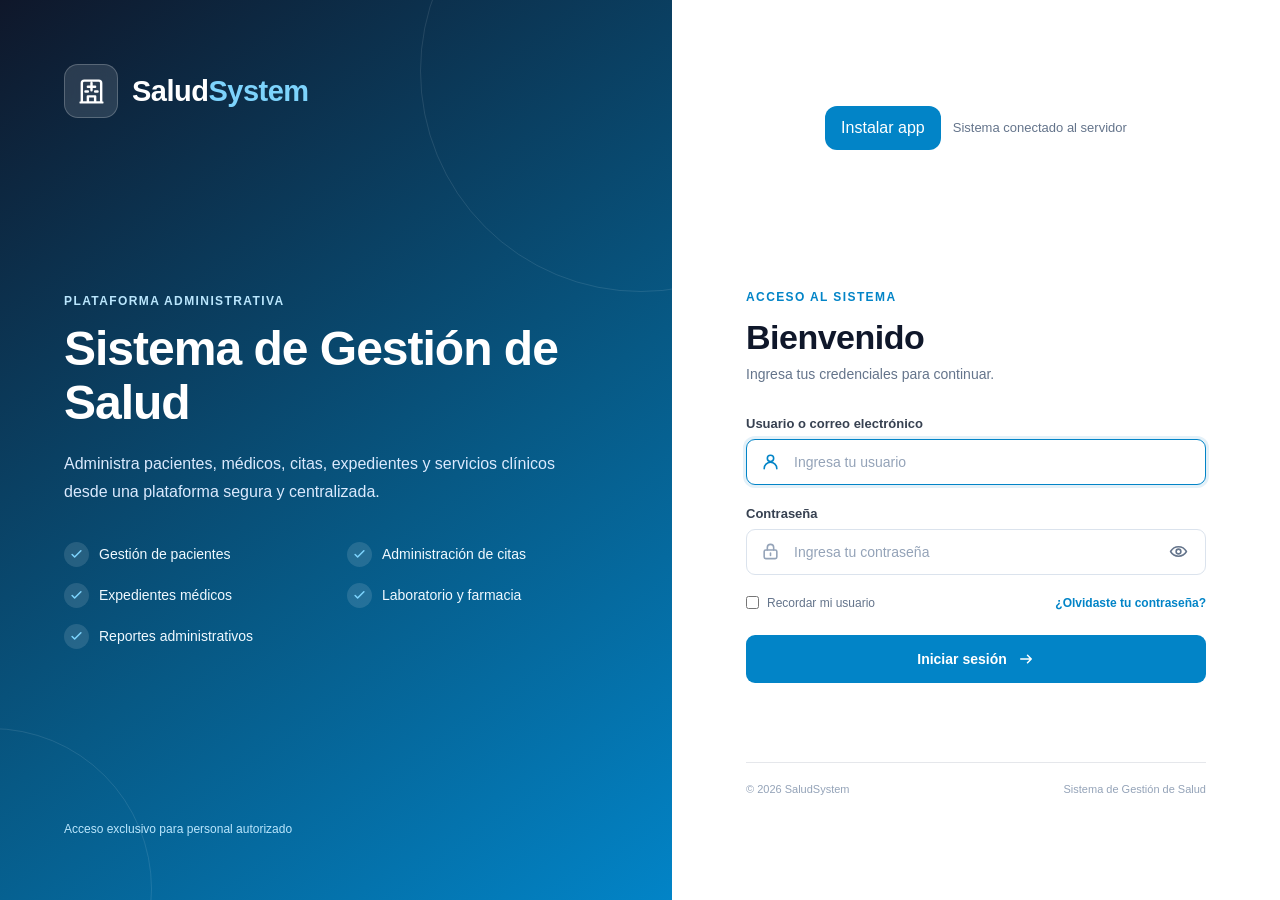
<file: farmacia/farmacia.html>
<!DOCTYPE html>
<html lang="es">
<head>
    <meta charset="UTF-8">
    <meta name="viewport" content="width=device-width, initial-scale=1.0">

    <title>Farmacia | SaludSystem</title>

    <link rel="stylesheet" href="farmacia.css?v=3">
    

<script src="../datos-reales.js?v=20261016"></script>
<script src="../seguridad.js?v=20261016"></script>
</head>

<body>

    <svg class="svg-library" aria-hidden="true">
        <symbol id="i-hospital" viewbox="0 0 24 24"><path d="M4 21V5a2 2 0 0 1 2-2h12a2 2 0 0 1 2 2v16M9 21v-5h6v5M9 8h6M12 5v6M7 12h2M15 12h2M3 21h18"/></symbol>
        <symbol id="i-home" viewbox="0 0 24 24"><path d="m3 11 9-8 9 8M5 10v11h14V10M9 21v-7h6v7"/></symbol>
        <symbol id="i-user" viewbox="0 0 24 24"><circle cx="12" cy="8" r="4"/><path d="M4 21a8 8 0 0 1 16 0"/></symbol>
        <symbol id="i-doctor" viewbox="0 0 24 24"><circle cx="12" cy="7" r="4"/><path d="M5 21v-2a7 7 0 0 1 14 0v2M18 5v4M16 7h4"/></symbol>
        <symbol id="i-calendar" viewbox="0 0 24 24"><rect x="3" y="5" width="18" height="16" rx="2"/><path d="M16 3v4M8 3v4M3 10h18M8 14h.01M12 14h.01M16 14h.01"/></symbol>
        <symbol id="i-file" viewbox="0 0 24 24"><path d="M6 3h8l4 4v14H6zM14 3v5h5M9 12h6M9 16h6"/></symbol>
        <symbol id="i-flask" viewbox="0 0 24 24"><path d="M9 3h6M10 3v6l-5 9a2 2 0 0 0 2 3h10a2 2 0 0 0 2-3l-5-9V3M8 15h8"/></symbol>
        <symbol id="i-pill" viewbox="0 0 24 24"><path d="M8.5 20.5a5 5 0 0 1-7-7l12-12a5 5 0 0 1 7 7zM7 8l9 9"/></symbol>
        <symbol id="i-chart" viewbox="0 0 24 24"><path d="M4 20V10M10 20V4M16 20v-7M22 20V7M2 20h22"/></symbol>
        <symbol id="i-settings" viewbox="0 0 24 24"><circle cx="12" cy="12" r="3"/><path d="M4 12a8 8 0 0 1 .2-2l-2-1 2-3 2 1.2A8 8 0 0 1 10 5V3h4v2a8 8 0 0 1 3.8 2.2l2-1.2 2 3-2 1a8 8 0 0 1 0 4l2 1-2 3-2-1.2A8 8 0 0 1 14 19v2h-4v-2a8 8 0 0 1-3.8-2.2l-2 1.2-2-3 2-1a8 8 0 0 1-.2-2Z"/></symbol>
        <symbol id="i-logout" viewbox="0 0 24 24"><path d="M10 4H4v16h6M14 8l4 4-4 4M8 12h10"/></symbol>
        <symbol id="i-close" viewbox="0 0 24 24"><path d="m6 6 12 12M18 6 6 18"/></symbol>
        <symbol id="i-plus" viewbox="0 0 24 24"><path d="M12 5v14M5 12h14"/></symbol>
    </svg>

    <aside class="sidebar">

        <div class="logo">
            <svg class="logo-icon" aria-hidden="true"><use href="#i-hospital"/></svg>
            <span>
                Salud<span>System</span>
            </span>
        </div>

        <nav>

            <a href="../index.html">
                <svg aria-hidden="true"><use href="#i-home"/></svg>
                <span>Inicio</span>
            </a>

            <a href="../pacientes/pacientes.html">
                <svg aria-hidden="true"><use href="#i-user"/></svg>
                <span>Pacientes</span>
            </a>

            <a href="../medicos/medicos.html">
                <svg aria-hidden="true"><use href="#i-doctor"/></svg>
                <span>Médicos</span>
            </a>

            <a href="../citas/citas.html">
                <svg aria-hidden="true"><use href="#i-calendar"/></svg>
                <span>Citas</span>
            </a>

            <a href="../expedientes/expedientes.html">
                <svg aria-hidden="true"><use href="#i-file"/></svg>
                <span>Expedientes</span>
            </a>

            <a href="../laboratorio/laboratorio.html">
                <svg aria-hidden="true"><use href="#i-flask"/></svg>
                <span>Laboratorio</span>
            </a>

            <a href="farmacia.html" class="active">
                <svg aria-hidden="true"><use href="#i-pill"/></svg>
                <span>Farmacia</span>
            </a>

            <a href="../reportes/reportes.html">
                <svg aria-hidden="true"><use href="#i-chart"/></svg>
                <span>Reportes</span>
            </a>

        </nav>

        <div class="sidebar-bottom">

            <a href="../configuracion/configuracion.html">
                <svg aria-hidden="true"><use href="#i-settings"/></svg>
                <span>Configuración</span>
            </a>

            <a href="#">
                <svg aria-hidden="true"><use href="#i-logout"/></svg>
                <span>Cerrar sesión</span>
            </a>

        </div>

    </aside>


    <main class="main">

        <header class="topbar">

            <div>
                <h1>Farmacia</h1>

                <p>
                    Gestión de medicamentos e inventario
                </p>
            </div>

            <div class="user">

                <div class="user-icon">
                    <svg class="ui-icon" aria-hidden="true"><use href="#i-user"/></svg>
                </div>

                <div>
                    <strong>Validando sesión…</strong>

                    <small>Validando sesión…</small>
                </div>

            </div>

        </header>


        <!-- ESTADÍSTICAS -->

        <section class="stats">

            <div class="stat-card">

                <div class="stat-icon blue">
                    <svg class="ui-icon" viewbox="0 0 24 24" aria-hidden="true"><path d="m10.5 20.5 10-10a4.95 4.95 0 0 0-7-7l-10 10a4.95 4.95 0 0 0 7 7Zm-2-12 7 7"/></svg>
                </div>

                <div>
                    <strong id="totalMedicamentos">—</strong>

                    <span>
                        Medicamentos
                    </span>
                </div>

            </div>


            <div class="stat-card">

                <div class="stat-icon green">
                    <svg class="ui-icon" viewbox="0 0 24 24" aria-hidden="true"><path d="m3 7 9 5 9-5-9-5-9 5Zm0 0v10l9 5 9-5V7M12 12v10"/></svg>
                </div>

                <div>
                    <strong id="stockTotal">—</strong>

                    <span>
                        Unidades disponibles
                    </span>
                </div>

            </div>


            <div class="stat-card">

                <div class="stat-icon orange">
                    <svg class="ui-icon" viewbox="0 0 24 24" aria-hidden="true"><path d="M12 3 2 21h20L12 3Zm0 6v5m0 3v1"/></svg>
                </div>

                <div>
                    <strong id="stockBajo">—</strong>

                    <span>
                        Stock bajo
                    </span>
                </div>

            </div>


            <div class="stat-card">

                <div class="stat-icon purple">
                    <svg class="ui-icon" viewbox="0 0 24 24" aria-hidden="true"><path d="M12 2v20m5-16H9.5a3.5 3.5 0 0 0 0 7h5a3.5 3.5 0 0 1 0 7H6"/></svg>
                </div>

                <div>
                    <strong id="valorInventario">—</strong>

                    <span>
                        Valor del inventario
                    </span>
                </div>

            </div>

        </section>


        <!-- ACCIONES -->

        <section class="actions">

            <div class="search">

                <input type="text" id="buscarMedicamento" placeholder="Buscar medicamento...">

                <button onclick="buscarMedicamento()">
                    <svg class="button-icon" viewbox="0 0 24 24" aria-hidden="true"><circle cx="11" cy="11" r="7"/><path d="m20 20-4-4"/></svg>
                    Buscar
                </button>

            </div>


            <button class="btn-primary" onclick="abrirFormulario()">
                <svg class="button-icon" aria-hidden="true"><use href="#i-plus"/></svg>
                Nuevo medicamento
            </button>

        </section>


        <!-- INVENTARIO -->

        <section class="panel">

            <div class="panel-header">

                <div>

                    <h2>
                        Inventario de medicamentos
                    </h2>

                    <p>
                        Control de existencias y productos disponibles
                    </p>

                </div>

                <span class="total" id="contador">Pendiente de consulta</span>

            </div>


            <div class="table-container">

                <table>

                    <thead>

                        <tr>

                            <th>Código</th>

                            <th>Medicamento</th>

                            <th>Categoría</th>

                            <th>Presentación</th>

                            <th>Stock</th>

                            <th>Precio</th>

                            <th>Vencimiento</th>

                            <th>Estado</th>

                            <th>Acciones</th>

                        </tr>

                    </thead>

                    <tbody id="tablaFarmacia"><tr><td colspan="9">Pendiente de consulta.</td></tr></tbody>

                </table>

            </div>

        </section>

    </main>


    <!-- MODAL -->

    <div class="modal" id="modalFarmacia">

        <div class="modal-content">

            <div class="modal-header">

                <div>

                    <h2 id="tituloFormulario">
                        Nuevo medicamento
                    </h2>

                    <p>
                        Registrar medicamento en inventario
                    </p>

                </div>

                <button class="close" onclick="cerrarFormulario()">
                    <svg aria-hidden="true"><use href="#i-close"/></svg>
                </button>

            </div>


            <form id="formFarmacia">

                <div class="form-section">

                    <h3>
                        Información del medicamento
                    </h3>


                    <div class="form-grid">

                        <div class="form-group">

                            <label>
                                Nombre
                            </label>

                            <input type="text" id="nombre" placeholder="Ej. Paracetamol" required>

                        </div>


                        <div class="form-group">

                            <label>
                                Categoría
                            </label>

                            <select id="categoria" required><option value="">Pendiente de consulta</option></select>

                        </div>


                        <div class="form-group">

                            <label>
                                Presentación
                            </label>

                            <input type="text" id="presentacion" placeholder="Ej. Caja x 20 tabletas" required>

                        </div>


                        <div class="form-group">

                            <label>
                                Laboratorio
                            </label>

                            <input type="text" id="laboratorio" placeholder="Laboratorio fabricante">

                        </div>


                        <div class="form-group">

                            <label>
                                Stock
                            </label>

                            <input type="number" id="stock" min="0" required>

                        </div>


                        <div class="form-group">

                            <label>
                                Stock mínimo
                            </label>

                            <input type="number" id="stockMinimo" min="0" value="20" required>

                        </div>


                        <div class="form-group">

                            <label>
                                Precio
                            </label>

                            <input type="number" id="precio" min="0" step="0.01" placeholder="0.00" required>

                        </div>


                        <div class="form-group">

                            <label>
                                Fecha de vencimiento
                            </label>

                            <input type="date" id="vencimiento" required>

                        </div>

                    </div>

                </div>


                <div class="form-section">

                    <div class="form-group">

                        <label>
                            Descripción / Observaciones
                        </label>

                        <textarea id="descripcion" placeholder="Información adicional..."></textarea>

                    </div>

                </div>


                <div class="modal-footer">

                    <button type="button" class="btn-cancel" onclick="cerrarFormulario()">
                        Cancelar
                    </button>

                    <button type="submit" class="btn-primary">
                        Guardar medicamento
                    </button>

                </div>

            </form>

        </div>

    </div>


    


<script type="application/json" data-salud-modulo="farmacia.js?v=20261016"></script>
</body>
</html>
</file>
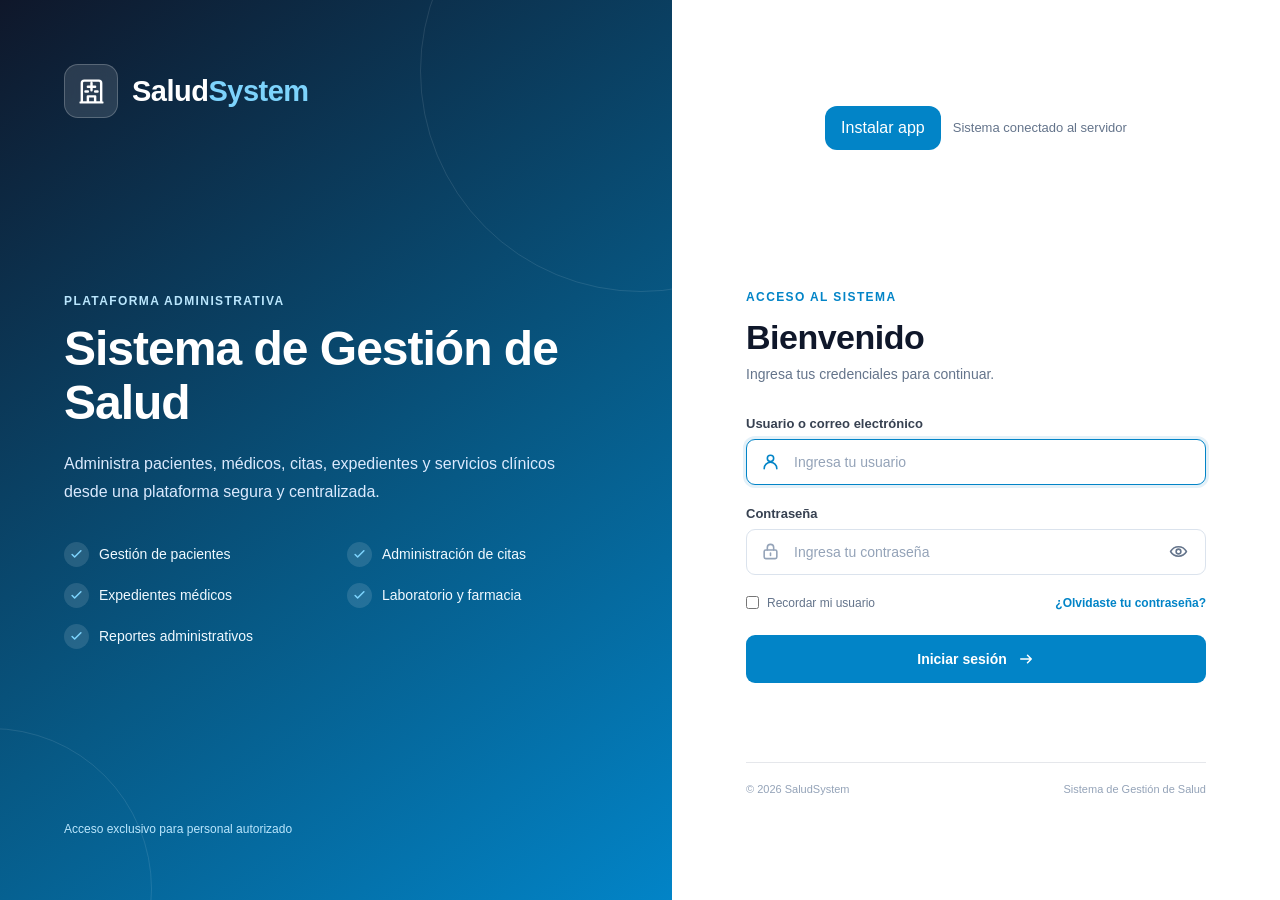
<file: laboratorio/laboratorio.html>
<!DOCTYPE html>
<html lang="es">

<head>
    <meta charset="UTF-8">
    <meta name="viewport" content="width=device-width, initial-scale=1.0">

    <title>Laboratorio | SaludSystem</title>

    <link rel="stylesheet" href="laboratorio.css?v=3">
    

<script src="../datos-reales.js?v=20261016"></script>
<script src="../seguridad.js?v=20261016"></script>
</head>

<body>

    <svg class="svg-library" aria-hidden="true">
        <symbol id="i-hospital" viewbox="0 0 24 24"><path d="M4 21V5a2 2 0 0 1 2-2h12a2 2 0 0 1 2 2v16M9 21v-5h6v5M9 8h6M12 5v6M7 12h2M15 12h2M3 21h18"/></symbol>
        <symbol id="i-home" viewbox="0 0 24 24"><path d="m3 11 9-8 9 8M5 10v11h14V10M9 21v-7h6v7"/></symbol>
        <symbol id="i-user" viewbox="0 0 24 24"><circle cx="12" cy="8" r="4"/><path d="M4 21a8 8 0 0 1 16 0"/></symbol>
        <symbol id="i-doctor" viewbox="0 0 24 24"><circle cx="12" cy="7" r="4"/><path d="M5 21v-2a7 7 0 0 1 14 0v2M18 5v4M16 7h4"/></symbol>
        <symbol id="i-calendar" viewbox="0 0 24 24"><rect x="3" y="5" width="18" height="16" rx="2"/><path d="M16 3v4M8 3v4M3 10h18M8 14h.01M12 14h.01M16 14h.01"/></symbol>
        <symbol id="i-file" viewbox="0 0 24 24"><path d="M6 3h8l4 4v14H6zM14 3v5h5M9 12h6M9 16h6"/></symbol>
        <symbol id="i-flask" viewbox="0 0 24 24"><path d="M9 3h6M10 3v6l-5 9a2 2 0 0 0 2 3h10a2 2 0 0 0 2-3l-5-9V3M8 15h8"/></symbol>
        <symbol id="i-pill" viewbox="0 0 24 24"><path d="M8.5 20.5a5 5 0 0 1-7-7l12-12a5 5 0 0 1 7 7zM7 8l9 9"/></symbol>
        <symbol id="i-chart" viewbox="0 0 24 24"><path d="M4 20V10M10 20V4M16 20v-7M22 20V7M2 20h22"/></symbol>
        <symbol id="i-settings" viewbox="0 0 24 24"><circle cx="12" cy="12" r="3"/><path d="M4 12a8 8 0 0 1 .2-2l-2-1 2-3 2 1.2A8 8 0 0 1 10 5V3h4v2a8 8 0 0 1 3.8 2.2l2-1.2 2 3-2 1a8 8 0 0 1 0 4l2 1-2 3-2-1.2A8 8 0 0 1 14 19v2h-4v-2a8 8 0 0 1-3.8-2.2l-2 1.2-2-3 2-1a8 8 0 0 1-.2-2Z"/></symbol>
        <symbol id="i-logout" viewbox="0 0 24 24"><path d="M10 4H4v16h6M14 8l4 4-4 4M8 12h10"/></symbol>
        <symbol id="i-close" viewbox="0 0 24 24"><path d="m6 6 12 12M18 6 6 18"/></symbol>
        <symbol id="i-print" viewbox="0 0 24 24"><path d="M6 9V3h12v6M6 18H4a2 2 0 0 1-2-2v-5a2 2 0 0 1 2-2h16a2 2 0 0 1 2 2v5a2 2 0 0 1-2 2h-2M6 14h12v7H6z"/></symbol>
    </svg>

    <!-- SIDEBAR -->

    <aside class="sidebar">

        <div class="logo">
            <svg class="logo-icon" aria-hidden="true"><use href="#i-hospital"/></svg>
            <span>
                Salud<span>System</span>
            </span>
        </div>

        <nav>

            <a href="../index.html">
                <svg aria-hidden="true"><use href="#i-home"/></svg>
                <span>Inicio</span>
            </a>

            <a href="../pacientes/pacientes.html">
                <svg aria-hidden="true"><use href="#i-user"/></svg>
                <span>Pacientes</span>
            </a>

            <a href="../medicos/medicos.html">
                <svg aria-hidden="true"><use href="#i-doctor"/></svg>
                <span>Médicos</span>
            </a>

            <a href="../citas/citas.html">
                <svg aria-hidden="true"><use href="#i-calendar"/></svg>
                <span>Citas</span>
            </a>

            <a href="../expedientes/expedientes.html">
                <svg aria-hidden="true"><use href="#i-file"/></svg>
                <span>Expedientes</span>
            </a>

            <a href="laboratorio.html" class="active">
                <svg aria-hidden="true"><use href="#i-flask"/></svg>
                <span>Laboratorio</span>
            </a>

            <a href="../farmacia/farmacia.html">
                <svg aria-hidden="true"><use href="#i-pill"/></svg>
                <span>Farmacia</span>
            </a>

            <a href="../reportes/reportes.html">
                <svg aria-hidden="true"><use href="#i-chart"/></svg>
                <span>Reportes</span>
            </a>

        </nav>

        <div class="sidebar-bottom">

            <a href="../configuracion/configuracion.html">
                <svg aria-hidden="true"><use href="#i-settings"/></svg>
                <span>Configuración</span>
            </a>

            <a href="../login/login.html" id="cerrarSesion">
                <svg aria-hidden="true"><use href="#i-logout"/></svg>
                <span>Cerrar sesión</span>
            </a>

        </div>

    </aside>


    <!-- CONTENIDO -->

    <main class="main">

        <!-- HEADER -->

        <header class="topbar">

            <div>
                <h1>Laboratorio</h1>

                <p>
                    Gestión de estudios y resultados clínicos
                </p>
            </div>

            <div class="user">

                <div class="user-icon" aria-hidden="true">
                    <svg viewbox="0 0 24 24"><circle cx="12" cy="8" r="4"></circle><path d="M4 21a8 8 0 0 1 16 0"></path></svg>
                </div>

                <div>
                    <strong>Validando sesión…</strong>

                    <small>Validando sesión…</small>
                </div>

            </div>

        </header>


        <!-- ESTADÍSTICAS -->

        <section class="stats">

            <div class="stat-card">

                <div class="stat-icon blue">
                    <svg viewbox="0 0 24 24"><path d="M9 3h6"></path><path d="M10 3v6l-5 9a2 2 0 0 0 1.75 3h10.5A2 2 0 0 0 19 18l-5-9V3"></path><path d="M7.5 15h9"></path></svg>
                </div>

                <div>
                    <strong id="totalEstudios">—</strong>

                    <span>
                        Estudios registrados
                    </span>
                </div>

            </div>


            <div class="stat-card">

                <div class="stat-icon orange">
                    <svg viewbox="0 0 24 24"><circle cx="12" cy="12" r="9"></circle><path d="M12 7v5l3 2"></path></svg>
                </div>

                <div>
                    <strong id="pendientes">—</strong>

                    <span>
                        Pendientes
                    </span>
                </div>

            </div>


            <div class="stat-card">

                <div class="stat-icon green">
                    <svg viewbox="0 0 24 24"><circle cx="12" cy="12" r="9"></circle><path d="m8 12 3 3 5-6"></path></svg>
                </div>

                <div>
                    <strong id="completados">—</strong>

                    <span>
                        Resultados listos
                    </span>
                </div>

            </div>


            <div class="stat-card">

                <div class="stat-icon purple">
                    <svg viewbox="0 0 24 24"><rect x="3" y="5" width="18" height="16" rx="2"></rect><path d="M16 3v4M8 3v4M3 10h18"></path></svg>
                </div>

                <div>
                    <strong id="estudiosMes">—</strong>

                    <span>
                        Estudios este mes
                    </span>
                </div>

            </div>

        </section>


        <!-- ACCIONES -->

        <section class="actions">

            <div class="search">

                <input type="text" id="buscarEstudio" placeholder="Buscar paciente o estudio...">

                <button onclick="buscarEstudio()">
                    <svg viewbox="0 0 24 24" aria-hidden="true"><circle cx="11" cy="11" r="7"></circle><path d="m20 20-4-4"></path></svg>
                    Buscar
                </button>

            </div>


            <button class="btn-primary" onclick="abrirFormulario()">
                <svg viewbox="0 0 24 24" aria-hidden="true"><path d="M12 5v14"></path><path d="M5 12h14"></path></svg>
                Nuevo estudio
            </button>

        </section>


        <!-- TABLA -->

        <section class="panel">

            <div class="panel-header">

                <div>

                    <h2>
                        Estudios de laboratorio
                    </h2>

                    <p>
                        Control y seguimiento de estudios clínicos
                    </p>

                </div>

                <span class="total" id="contador">Pendiente de consulta</span>

            </div>


            <div class="table-container">

                <table>

                    <thead>

                        <tr>

                            <th>ID</th>

                            <th>Paciente</th>

                            <th>Estudio</th>

                            <th>Fecha</th>

                            <th>Solicitado por</th>

                            <th>Resultado</th>

                            <th>Estado</th>

                            <th>Acciones</th>

                        </tr>

                    </thead>

                    <tbody id="tablaLaboratorio"><tr><td colspan="8">Pendiente de consulta.</td></tr></tbody>

                </table>

            </div>

        </section>

    </main>


    <!-- MODAL NUEVO ESTUDIO -->

    <div class="modal" id="modalLaboratorio">

        <div class="modal-content">

            <div class="modal-header">

                <div>

                    <h2 id="tituloFormulario">
                        Nuevo estudio
                    </h2>

                    <p>
                        Registrar estudio de laboratorio
                    </p>

                </div>

                <button class="close" onclick="cerrarFormulario()">
                    <svg aria-hidden="true"><use href="#i-close"/></svg>
                </button>

            </div>


            <form id="formLaboratorio">

                <div class="form-section">

                    <h3>
                        Información del estudio
                    </h3>


                    <div class="form-grid">

                        <div class="form-group">

                            <label>
                                Paciente
                            </label>

                            <select id="paciente" required><option value="">Pendiente de consulta</option></select>

                        </div>


                        <div class="form-group">

                            <label>
                                Tipo de estudio
                            </label>

                            <select id="estudio" required><option value="">Pendiente de consulta</option></select>

                        </div>


                        <div class="form-group">

                            <label>
                                Fecha
                            </label>

                            <input type="date" id="fecha" required>

                        </div>


                        <div class="form-group">

                            <label>
                                Médico solicitante
                            </label>

                            <select id="medico" required><option value="">Pendiente de consulta</option></select>

                        </div>

                    </div>

                </div>


                <div class="form-section">

                    <h3>
                        Resultado
                    </h3>


                    <div class="form-group">

                        <label>
                            Resultado del estudio
                        </label>

                        <textarea id="resultado" placeholder="Ingrese los resultados obtenidos..."></textarea>

                    </div>


                    <div class="form-grid">

                        <div class="form-group">

                            <label>
                                Estado
                            </label>

                            <select id="estado">

                                <option>
                                    Pendiente
                                </option>

                                <option>
                                    En proceso
                                </option>

                                <option>
                                    Completado
                                </option>

                            </select>

                        </div>


                        <div class="form-group">

                            <label>
                                Observaciones
                            </label>

                            <input type="text" id="observaciones" placeholder="Observaciones">

                        </div>

                    </div>

                </div>


                <div class="modal-footer">

                    <button type="button" class="btn-cancel" onclick="cerrarFormulario()">
                        Cancelar
                    </button>

                    <button type="submit" class="btn-primary">
                        Guardar estudio
                    </button>

                </div>

            </form>

        </div>

    </div>


    <!-- MODAL RESULTADO -->

    <div class="modal" id="modalResultado">

        <div class="modal-content result-content">

            <div class="modal-header">

                <div>

                    <h2>
                        Resultado de laboratorio
                    </h2>

                    <p id="resultadoPaciente"></p>

                </div>

                <button class="close" onclick="cerrarResultado()">
                    <svg aria-hidden="true"><use href="#i-close"/></svg>
                </button>

            </div>


            <div id="contenidoResultado" class="resultado-detalle"></div>


            <div class="modal-footer">

                <button class="btn-cancel" onclick="cerrarResultado()">
                    Cerrar
                </button>

                <button class="btn-primary" onclick="imprimirResultado()">
                    <svg aria-hidden="true"><use href="#i-print"/></svg>
                    Imprimir
                </button>

            </div>

        </div>

    </div>


    


<script type="application/json" data-salud-modulo="laboratorio.js?v=20261016"></script>
</body>

</html>
</file>
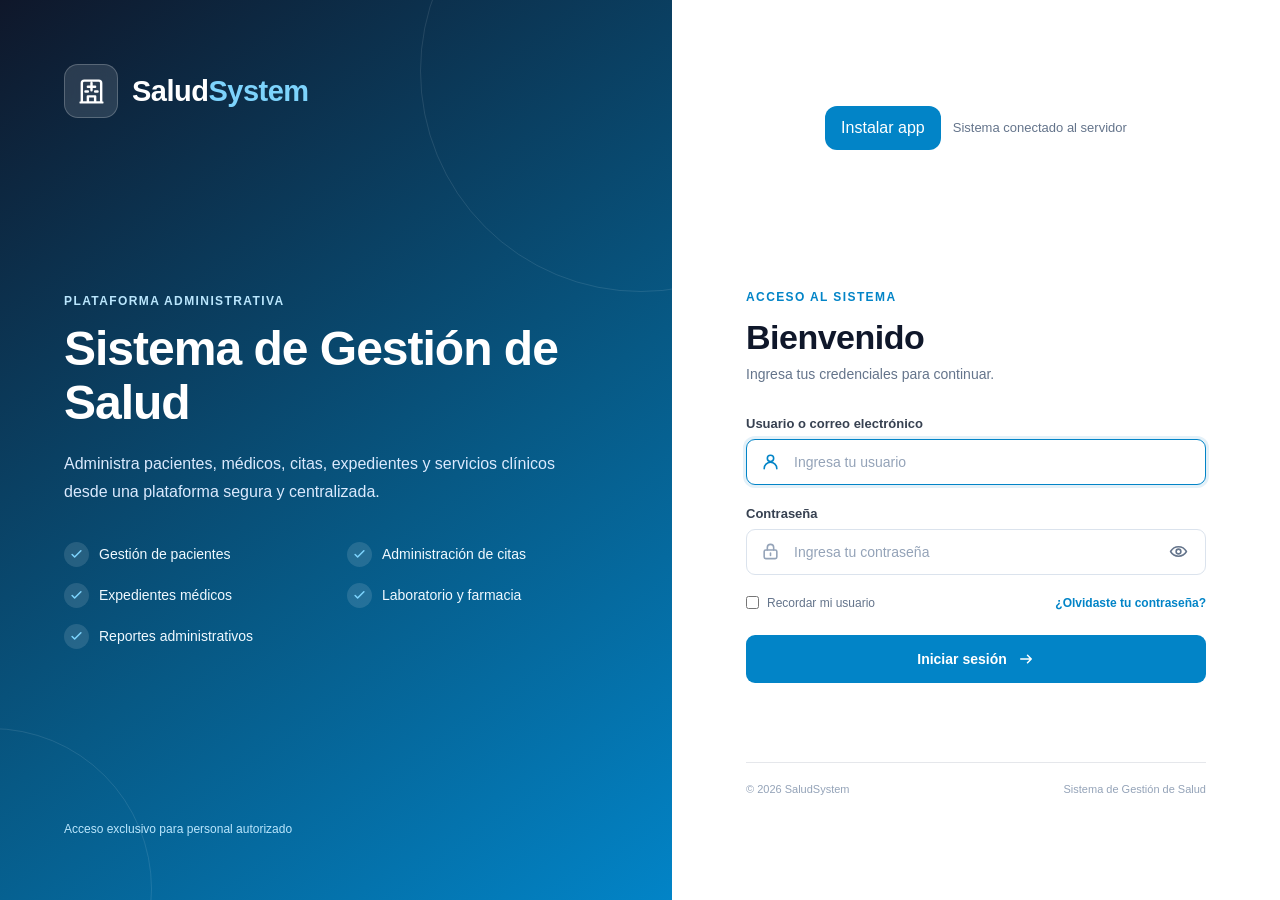
<file: login/login.html>
<!DOCTYPE html>
<html lang="es">
<head>
    <meta charset="UTF-8">
    <meta name="viewport" content="width=device-width, initial-scale=1.0">
    <title>Iniciar sesión | SaludSystem</title>
    <link rel="stylesheet" href="login.css">
    <meta name="theme-color" content="#0284c7">
    <link rel="manifest" href="../manifest.webmanifest">
    <link rel="apple-touch-icon" href="../assets/icon-180.png">
    <link rel="stylesheet" href="../mobile.css">
    <script defer src="../app.js"></script>
</head>
<body>
    <svg class="svg-definitions" aria-hidden="true">
        <symbol id="i-hospital" viewBox="0 0 24 24">
            <path d="M4 21V5a2 2 0 0 1 2-2h12a2 2 0 0 1 2 2v16M9 21v-5h6v5M9 8h6M12 5v6M7 12h2M15 12h2M3 21h18"/>
        </symbol>
        <symbol id="i-user" viewBox="0 0 24 24">
            <circle cx="12" cy="8" r="4"/><path d="M4 21a8 8 0 0 1 16 0"/>
        </symbol>
        <symbol id="i-lock" viewBox="0 0 24 24">
            <rect x="4" y="10" width="16" height="11" rx="2"/><path d="M8 10V7a4 4 0 0 1 8 0v3M12 14v3"/>
        </symbol>
        <symbol id="i-eye" viewBox="0 0 24 24">
            <path d="M2 12s3.5-6 10-6 10 6 10 6-3.5 6-10 6S2 12 2 12Z"/><circle cx="12" cy="12" r="3"/>
        </symbol>
        <symbol id="i-eye-off" viewBox="0 0 24 24">
            <path d="m3 3 18 18M10.6 6.2A10.7 10.7 0 0 1 12 6c6.5 0 10 6 10 6a17 17 0 0 1-2.1 2.8M6.2 6.2C3.5 8 2 12 2 12s3.5 6 10 6a10 10 0 0 0 3-.4M10.6 10.6a2 2 0 0 0 2.8 2.8"/>
        </symbol>
        <symbol id="i-check" viewBox="0 0 24 24">
            <path d="m5 12 4 4L19 6"/>
        </symbol>
        <symbol id="i-arrow" viewBox="0 0 24 24">
            <path d="M5 12h14M14 7l5 5-5 5"/>
        </symbol>
    </svg>

    <main class="login-container">
        <section class="login-info" aria-labelledby="system-title">
            <div class="brand">
                <div class="brand-icon">
                    <svg><use href="#i-hospital"/></svg>
                </div>
                <h1>Salud<span>System</span></h1>
            </div>

            <div class="info-content">
                <span class="eyebrow">Plataforma administrativa</span>
                <h2 id="system-title">Sistema de Gestión de Salud</h2>
                <p>
                    Administra pacientes, médicos, citas, expedientes y servicios
                    clínicos desde una plataforma segura y centralizada.
                </p>

                <div class="features">
                    <div><span class="feature-icon"><svg><use href="#i-check"/></svg></span>Gestión de pacientes</div>
                    <div><span class="feature-icon"><svg><use href="#i-check"/></svg></span>Administración de citas</div>
                    <div><span class="feature-icon"><svg><use href="#i-check"/></svg></span>Expedientes médicos</div>
                    <div><span class="feature-icon"><svg><use href="#i-check"/></svg></span>Laboratorio y farmacia</div>
                    <div><span class="feature-icon"><svg><use href="#i-check"/></svg></span>Reportes administrativos</div>
                </div>
            </div>

            <p class="security-note">Acceso exclusivo para personal autorizado</p>
        </section>

        <section class="login-box" aria-labelledby="login-title">
            <div class="login-panel">
                <div class="mobile-brand">
                    <div class="mobile-logo"><svg><use href="#i-hospital"/></svg></div>
                    <strong>Salud<span>System</span></strong>
                </div>

                <header class="login-header">
                    <span class="eyebrow dark">Acceso al sistema</span>
                    <h2 id="login-title">Bienvenido</h2>
                    <p>Ingresa tus credenciales para continuar.</p>
                </header>

                <form id="loginForm" novalidate>
                    <div class="form-group">
                        <label for="usuario">Usuario o correo electrónico</label>
                        <div class="input-wrapper">
                            <svg class="field-icon"><use href="#i-user"/></svg>
                            <input
                                type="text"
                                id="usuario"
                                name="usuario"
                                maxlength="120"
                                placeholder="Ingresa tu usuario"
                                autocomplete="username"
                                required
                            >
                        </div>
                    </div>

                    <div class="form-group">
                        <label for="password">Contraseña</label>
                        <div class="input-wrapper">
                            <svg class="field-icon"><use href="#i-lock"/></svg>
                            <input
                                type="password"
                                id="password"
                                name="password"
                                placeholder="Ingresa tu contraseña"
                                autocomplete="current-password"
                                required
                            >
                            <button
                                type="button"
                                id="mostrarPassword"
                                class="password-toggle"
                                aria-label="Mostrar contraseña"
                                aria-pressed="false"
                            >
                                <svg><use id="iconoPassword" href="#i-eye"/></svg>
                            </button>
                        </div>
                    </div>

                    <div class="login-options">
                        <label class="remember-option">
                            <input type="checkbox" id="recordar">
                            <span>Recordar mi usuario</span>
                        </label>
                        <a href="#" id="recuperar">¿Olvidaste tu contraseña?</a>
                    </div>

                    <button type="submit" class="login-button" id="loginButton">
                        <span>Iniciar sesión</span>
                        <svg><use href="#i-arrow"/></svg>
                    </button>

                    <div class="login-message" id="loginMessage" role="status" aria-live="polite"></div>
                </form>

                <footer class="login-footer">
                    <span>© 2026 SaludSystem</span>
                    <span>Sistema de Gestión de Salud</span>
                </footer>
            </div>
        </section>
    </main>

    <script src="login.js"></script>
</body>
</html>
</file>
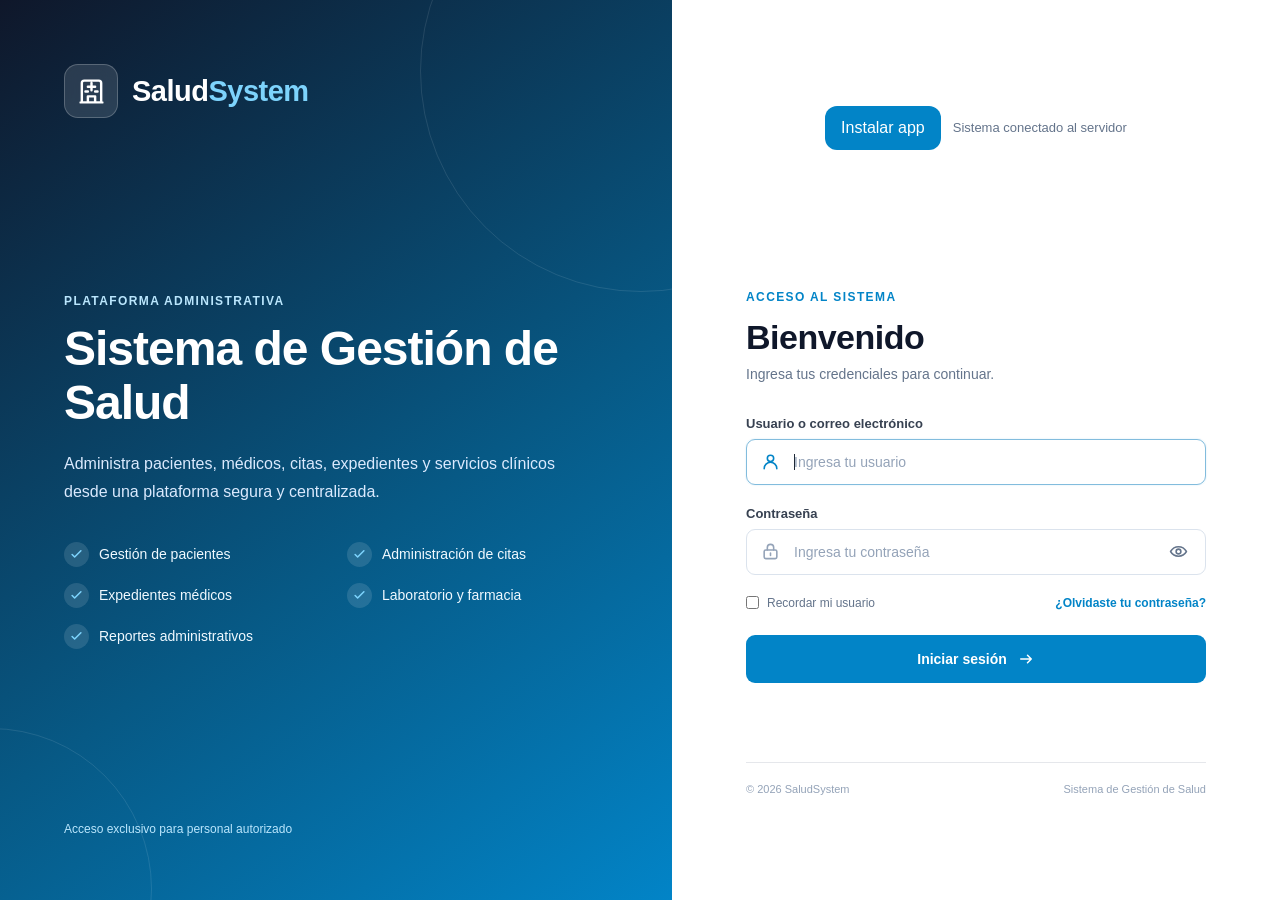
<file: medicos/medicos.html>
<!DOCTYPE html>
<html lang="es">
<head>
    <meta charset="UTF-8">
    <meta name="viewport" content="width=device-width, initial-scale=1.0">
    <title>Médicos | SaludSystem</title>
    <link rel="stylesheet" href="medicos.css?v=2">
    

<script src="../datos-reales.js?v=20261016"></script>
<script src="../seguridad.js?v=20261016"></script>
</head>
<body>
    <svg class="svg-library" aria-hidden="true">
        <symbol id="i-hospital" viewbox="0 0 24 24"><path d="M4 21V5a2 2 0 0 1 2-2h12a2 2 0 0 1 2 2v16M9 21v-5h6v5M9 8h6M12 5v6M7 12h2M15 12h2M3 21h18"/></symbol>
        <symbol id="i-home" viewbox="0 0 24 24"><path d="m3 11 9-8 9 8M5 10v11h14V10M9 21v-7h6v7"/></symbol>
        <symbol id="i-user" viewbox="0 0 24 24"><circle cx="12" cy="8" r="4"/><path d="M4 21a8 8 0 0 1 16 0"/></symbol>
        <symbol id="i-doctor" viewbox="0 0 24 24"><circle cx="12" cy="7" r="4"/><path d="M5 21v-2a7 7 0 0 1 14 0v2M9 14l3 3 3-3M12 17v4M18 5v4M16 7h4"/></symbol>
        <symbol id="i-calendar" viewbox="0 0 24 24"><rect x="3" y="5" width="18" height="16" rx="2"/><path d="M16 3v4M8 3v4M3 10h18M8 14h.01M12 14h.01M16 14h.01"/></symbol>
        <symbol id="i-file" viewbox="0 0 24 24"><path d="M6 3h8l4 4v14H6zM14 3v5h5M9 12h6M9 16h6"/></symbol>
        <symbol id="i-flask" viewbox="0 0 24 24"><path d="M9 3h6M10 3v6l-5 9a2 2 0 0 0 2 3h10a2 2 0 0 0 2-3l-5-9V3M8 15h8"/></symbol>
        <symbol id="i-pill" viewbox="0 0 24 24"><path d="M8.5 20.5a5 5 0 0 1-7-7l12-12a5 5 0 0 1 7 7zM7 8l9 9"/></symbol>
        <symbol id="i-chart" viewbox="0 0 24 24"><path d="M4 20V10M10 20V4M16 20v-7M22 20V7M2 20h22"/></symbol>
        <symbol id="i-settings" viewbox="0 0 24 24"><circle cx="12" cy="12" r="3"/><path d="M19.4 15a1.7 1.7 0 0 0 .3 1.9l.1.1-2.8 2.8-.1-.1a1.7 1.7 0 0 0-1.9-.3 1.7 1.7 0 0 0-1 1.6v.2h-4V21a1.7 1.7 0 0 0-1-1.6 1.7 1.7 0 0 0-1.9.3l-.1.1L4.2 17l.1-.1a1.7 1.7 0 0 0 .3-1.9A1.7 1.7 0 0 0 3 14H2.8v-4H3a1.7 1.7 0 0 0 1.6-1 1.7 1.7 0 0 0-.3-1.9L4.2 7 7 4.2l.1.1A1.7 1.7 0 0 0 9 4.6a1.7 1.7 0 0 0 1-1.6v-.2h4V3a1.7 1.7 0 0 0 1 1.6 1.7 1.7 0 0 0 1.9-.3l.1-.1L19.8 7l-.1.1a1.7 1.7 0 0 0-.3 1.9 1.7 1.7 0 0 0 1.6 1h.2v4H21a1.7 1.7 0 0 0-1.6 1Z"/></symbol>
        <symbol id="i-logout" viewbox="0 0 24 24"><path d="M10 4H4v16h6M14 8l4 4-4 4M8 12h10"/></symbol>
        <symbol id="i-search" viewbox="0 0 24 24"><circle cx="10.5" cy="10.5" r="6.5"/><path d="m16 16 5 5"/></symbol>
        <symbol id="i-plus" viewbox="0 0 24 24"><path d="M12 5v14M5 12h14"/></symbol>
        <symbol id="i-check" viewbox="0 0 24 24"><path d="m5 12 4 4L19 6"/></symbol>
        <symbol id="i-specialty" viewbox="0 0 24 24"><path d="M6 3v5a6 6 0 0 0 12 0V3M6 3H3v4a3 3 0 0 0 3 3M18 3h3v4a3 3 0 0 1-3 3M12 14v3a4 4 0 0 0 4 4h1"/><circle cx="19" cy="21" r="2"/></symbol>
        <symbol id="i-close" viewbox="0 0 24 24"><path d="m6 6 12 12M18 6 6 18"/></symbol>
        <symbol id="i-save" viewbox="0 0 24 24"><path d="M5 3h12l2 2v16H5zM8 3v6h8V3M8 21v-7h8v7"/></symbol>
    </svg>

    <aside class="sidebar">
        <div class="logo"><svg class="logo-icon"><use href="#i-hospital"/></svg><span>Salud<span>System</span></span></div>
        <nav aria-label="Navegación principal">
            <a href="../index.html"><svg><use href="#i-home"/></svg><span>Inicio</span></a>
            <a href="../pacientes/pacientes.html"><svg><use href="#i-user"/></svg><span>Pacientes</span></a>
            <a href="medicos.html" class="active"><svg><use href="#i-doctor"/></svg><span>Médicos</span></a>
            <a href="../citas/citas.html"><svg><use href="#i-calendar"/></svg><span>Citas</span></a>
            <a href="../expedientes/expedientes.html"><svg><use href="#i-file"/></svg><span>Expedientes</span></a>
            <a href="../laboratorio/laboratorio.html"><svg><use href="#i-flask"/></svg><span>Laboratorio</span></a>
            <a href="../farmacia/farmacia.html"><svg><use href="#i-pill"/></svg><span>Farmacia</span></a>
            <a href="../reportes/reportes.html"><svg><use href="#i-chart"/></svg><span>Reportes</span></a>
        </nav>
        <div class="sidebar-bottom">
            <a href="../configuracion/configuracion.html"><svg><use href="#i-settings"/></svg><span>Configuración</span></a>
            <a href="../login/login.html" id="cerrarSesion"><svg><use href="#i-logout"/></svg><span>Cerrar sesión</span></a>
        </div>
    </aside>

    <main class="main">
        <header class="topbar">
            <div><span class="eyebrow">Personal clínico</span><h1>Médicos</h1><p>Gestión y administración del personal médico</p></div>
            <div class="user"><div class="user-icon"><svg><use href="#i-user"/></svg></div><div><strong>Validando sesión…</strong><small>Validando sesión…</small></div></div>
        </header>

        <section class="stats" aria-label="Indicadores médicos">
            <article class="stat-card"><div class="stat-icon blue"><svg><use href="#i-doctor"/></svg></div><div><strong id="totalMedicos">—</strong><span>Médicos registrados</span></div></article>
            <article class="stat-card"><div class="stat-icon green"><svg><use href="#i-check"/></svg></div><div><strong id="medicosActivos">—</strong><span>Médicos activos</span></div></article>
            <article class="stat-card"><div class="stat-icon purple"><svg><use href="#i-specialty"/></svg></div><div><strong id="especialidades">—</strong><span>Especialidades</span></div></article>
        </section>

        <section class="actions">
            <div class="search">
                <svg aria-hidden="true"><use href="#i-search"/></svg>
                <input type="search" id="buscarMedico" placeholder="Buscar por nombre, especialidad, colegiado o clínica" autocomplete="off">
                <button type="button" onclick="buscarMedico()">Buscar</button>
            </div>
            <button type="button" class="btn-primary" onclick="abrirFormulario()"><svg><use href="#i-plus"/></svg>Nuevo médico</button>
        </section>

        <section class="panel">
            <div class="panel-header"><div><h2>Personal médico</h2><p>Profesionales registrados en el sistema</p></div><span class="total">Pendiente de consulta</span></div>
            <div class="table-container">
                <table>
                    <thead><tr><th>ID</th><th>Médico</th><th>Especialidad</th><th>Teléfono</th><th>Horario</th><th>Estado</th><th>Acciones</th></tr></thead>
                    <tbody id="tablaMedicos"><tr><td colspan="7">Pendiente de consulta.</td></tr></tbody>
                </table>
            </div>
        </section>
    </main>

    <div class="modal" id="modalMedico" role="dialog" aria-modal="true" aria-labelledby="tituloFormulario">
        <div class="modal-content">
            <div class="modal-header">
                <div><span class="modal-label">Ficha profesional</span><h2 id="tituloFormulario">Nuevo médico</h2><p>Complete la información solicitada</p></div>
                <button type="button" class="close" onclick="cerrarFormulario()" aria-label="Cerrar"><svg><use href="#i-close"/></svg></button>
            </div>
            <form id="formMedico">
                <section class="form-section">
                    <h3>Información personal</h3>
                    <div class="form-grid">
                        <div class="form-group"><label for="nombre">Nombre</label><input type="text" id="nombre" placeholder="Ej. Carlos" required></div>
                        <div class="form-group"><label for="apellido">Apellido</label><input type="text" id="apellido" placeholder="Ej. Ramírez" required></div>
                        <div class="form-group"><label for="colegiado">Número de colegiado</label><input type="text" id="colegiado" placeholder="Ej. 45821" required></div>
                        <div class="form-group"><label for="especialidad">Especialidad</label><select id="especialidad" required><option value="">Pendiente de consulta</option></select></div>
                    </div>
                </section>
                <section class="form-section">
                    <h3>Información de contacto</h3>
                    <div class="form-grid">
                        <div class="form-group"><label for="telefono">Teléfono</label><input type="tel" id="telefono" placeholder="5555-5555" required></div>
                        <div class="form-group"><label for="correo">Correo electrónico</label><input type="email" id="correo" placeholder="doctor@email.com" required></div>
                    </div>
                </section>
                <section class="form-section">
                    <h3>Información laboral</h3>
                    <div class="form-grid">
                        <div class="form-group"><label for="horario">Horario</label><select id="horario" required><option value="">Seleccionar</option><option>07:00 AM - 01:00 PM</option><option>08:00 AM - 02:00 PM</option><option>09:00 AM - 03:00 PM</option><option>02:00 PM - 08:00 PM</option><option>03:00 PM - 09:00 PM</option></select></div>
                        <div class="form-group"><label for="estado">Estado</label><select id="estado"><option value="Activo">Activo</option><option value="Inactivo">Inactivo</option></select></div>
                    </div>
                </section>
                <div class="modal-footer">
                    <button type="button" class="btn-cancel" onclick="cerrarFormulario()">Cancelar</button>
                    <button type="submit" class="btn-primary"><svg><use href="#i-save"/></svg>Guardar médico</button>
                </div>
            </form>
        </div>
    </div>

    

<script type="application/json" data-salud-modulo="medicos.js?v=20261016"></script>
</body>
</html>
</file>
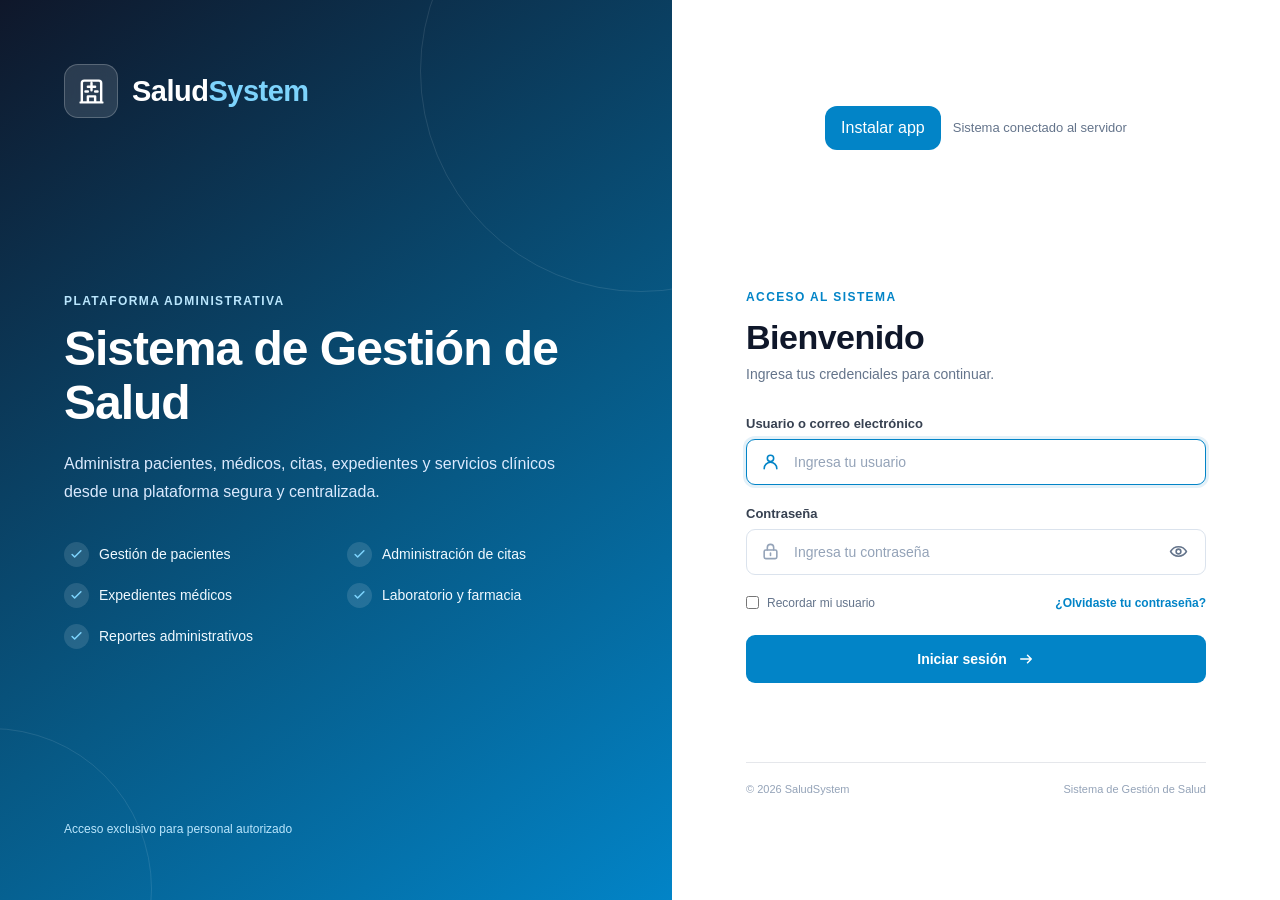
<file: pacientes/pacientes.html>
<!DOCTYPE html>
<html lang="es">
<head>
    <meta charset="UTF-8">
    <meta name="viewport" content="width=device-width, initial-scale=1.0">
    <title>Pacientes | SaludSystem</title>
    <link rel="stylesheet" href="pacientes.css?v=2">
    

<script src="../datos-reales.js?v=20261016"></script>
<script src="../seguridad.js?v=20261016"></script>
</head>
<body>
    <svg class="svg-library" aria-hidden="true">
        <symbol id="i-hospital" viewbox="0 0 24 24"><path d="M4 21V5a2 2 0 0 1 2-2h12a2 2 0 0 1 2 2v16M9 21v-5h6v5M9 8h6M12 5v6M7 12h2M15 12h2M3 21h18"/></symbol>
        <symbol id="i-home" viewbox="0 0 24 24"><path d="m3 11 9-8 9 8M5 10v11h14V10M9 21v-7h6v7"/></symbol>
        <symbol id="i-user" viewbox="0 0 24 24"><circle cx="12" cy="8" r="4"/><path d="M4 21a8 8 0 0 1 16 0"/></symbol>
        <symbol id="i-doctor" viewbox="0 0 24 24"><circle cx="12" cy="7" r="4"/><path d="M5 21v-2a7 7 0 0 1 14 0v2M9 14l3 3 3-3M12 17v4M18 5v4M16 7h4"/></symbol>
        <symbol id="i-calendar" viewbox="0 0 24 24"><rect x="3" y="5" width="18" height="16" rx="2"/><path d="M16 3v4M8 3v4M3 10h18M8 14h.01M12 14h.01M16 14h.01"/></symbol>
        <symbol id="i-file" viewbox="0 0 24 24"><path d="M6 3h8l4 4v14H6zM14 3v5h5M9 12h6M9 16h6"/></symbol>
        <symbol id="i-flask" viewbox="0 0 24 24"><path d="M9 3h6M10 3v6l-5 9a2 2 0 0 0 2 3h10a2 2 0 0 0 2-3l-5-9V3M8 15h8"/></symbol>
        <symbol id="i-pill" viewbox="0 0 24 24"><path d="M8.5 20.5a5 5 0 0 1-7-7l12-12a5 5 0 0 1 7 7zM7 8l9 9"/></symbol>
        <symbol id="i-chart" viewbox="0 0 24 24"><path d="M4 20V10M10 20V4M16 20v-7M22 20V7M2 20h22"/></symbol>
        <symbol id="i-settings" viewbox="0 0 24 24"><circle cx="12" cy="12" r="3"/><path d="M19.4 15a1.7 1.7 0 0 0 .3 1.9l.1.1-2.8 2.8-.1-.1a1.7 1.7 0 0 0-1.9-.3 1.7 1.7 0 0 0-1 1.6v.2h-4V21a1.7 1.7 0 0 0-1-1.6 1.7 1.7 0 0 0-1.9.3l-.1.1L4.2 17l.1-.1a1.7 1.7 0 0 0 .3-1.9A1.7 1.7 0 0 0 3 14H2.8v-4H3a1.7 1.7 0 0 0 1.6-1 1.7 1.7 0 0 0-.3-1.9L4.2 7 7 4.2l.1.1A1.7 1.7 0 0 0 9 4.6a1.7 1.7 0 0 0 1-1.6v-.2h4V3a1.7 1.7 0 0 0 1 1.6 1.7 1.7 0 0 0 1.9-.3l.1-.1L19.8 7l-.1.1a1.7 1.7 0 0 0-.3 1.9 1.7 1.7 0 0 0 1.6 1h.2v4H21a1.7 1.7 0 0 0-1.6 1Z"/></symbol>
        <symbol id="i-logout" viewbox="0 0 24 24"><path d="M10 4H4v16h6M14 8l4 4-4 4M8 12h10"/></symbol>
        <symbol id="i-search" viewbox="0 0 24 24"><circle cx="10.5" cy="10.5" r="6.5"/><path d="m16 16 5 5"/></symbol>
        <symbol id="i-plus" viewbox="0 0 24 24"><path d="M12 5v14M5 12h14"/></symbol>
        <symbol id="i-close" viewbox="0 0 24 24"><path d="m6 6 12 12M18 6 6 18"/></symbol>
        <symbol id="i-save" viewbox="0 0 24 24"><path d="M5 3h12l2 2v16H5zM8 3v6h8V3M8 21v-7h8v7"/></symbol>
    </svg>

    <aside class="sidebar">
        <div class="logo"><svg class="logo-icon"><use href="#i-hospital"/></svg><span>Salud<span>System</span></span></div>
        <nav aria-label="Navegación principal">
            <a href="../index.html"><svg><use href="#i-home"/></svg><span>Inicio</span></a>
            <a href="pacientes.html" class="active"><svg><use href="#i-user"/></svg><span>Pacientes</span></a>
            <a href="../medicos/medicos.html"><svg><use href="#i-doctor"/></svg><span>Médicos</span></a>
            <a href="../citas/citas.html"><svg><use href="#i-calendar"/></svg><span>Citas</span></a>
            <a href="../expedientes/expedientes.html"><svg><use href="#i-file"/></svg><span>Expedientes</span></a>
            <a href="../laboratorio/laboratorio.html"><svg><use href="#i-flask"/></svg><span>Laboratorio</span></a>
            <a href="../farmacia/farmacia.html"><svg><use href="#i-pill"/></svg><span>Farmacia</span></a>
            <a href="../reportes/reportes.html"><svg><use href="#i-chart"/></svg><span>Reportes</span></a>
        </nav>
        <div class="sidebar-bottom">
            <a href="../configuracion/configuracion.html"><svg><use href="#i-settings"/></svg><span>Configuración</span></a>
            <a href="../login/login.html" id="cerrarSesion"><svg><use href="#i-logout"/></svg><span>Cerrar sesión</span></a>
        </div>
    </aside>

    <main class="main">
        <header class="topbar">
            <div><span class="eyebrow">Gestión clínica</span><h1>Pacientes</h1><p>Administración y seguimiento de pacientes registrados</p></div>
            <div class="user"><div class="user-icon"><svg><use href="#i-user"/></svg></div><div><strong>Validando sesión…</strong><small>Validando sesión…</small></div></div>
        </header>

        <section class="actions">
            <div class="search">
                <svg aria-hidden="true"><use href="#i-search"/></svg>
                <input type="search" id="buscarPaciente" placeholder="Buscar por nombre, DPI, teléfono o correo" autocomplete="off">
                <button type="button" onclick="buscarPaciente()">Buscar</button>
            </div>
            <button type="button" class="btn-primary" onclick="abrirFormulario()"><svg><use href="#i-plus"/></svg>Nuevo paciente</button>
        </section>

        <section class="panel">
            <div class="panel-header">
                <div><h2>Lista de pacientes</h2><p>Información registrada en el sistema</p></div>
                <span class="total">Pendiente de consulta</span>
            </div>
            <div class="table-container">
                <table>
                    <thead><tr><th>ID</th><th>Paciente</th><th>DPI</th><th>Teléfono</th><th>Edad</th><th>Sexo</th><th>Estado</th><th>Acciones</th></tr></thead>
                    <tbody id="tablaPacientes"><tr><td colspan="8">Pendiente de consulta.</td></tr></tbody>
                </table>
            </div>
        </section>
    </main>

    <div class="modal" id="modalPaciente" role="dialog" aria-modal="true" aria-labelledby="tituloFormulario">
        <div class="modal-content">
            <div class="modal-header">
                <div><span class="modal-label">Expediente del paciente</span><h2 id="tituloFormulario">Nuevo paciente</h2><p>Complete la información solicitada</p></div>
                <button type="button" class="close" onclick="cerrarFormulario()" aria-label="Cerrar"><svg><use href="#i-close"/></svg></button>
            </div>
            <form id="formPaciente">
                <section class="form-section">
                    <h3>Información personal</h3>
                    <div class="form-grid">
                        <div class="form-group"><label for="nombre">Nombre</label><input type="text" id="nombre" placeholder="Ej. Juan" required></div>
                        <div class="form-group"><label for="apellido">Apellido</label><input type="text" id="apellido" placeholder="Ej. Pérez" required></div>
                        <div class="form-group"><label for="dpi">DPI</label><input type="text" id="dpi" placeholder="0000 00000 0000" required></div>
                        <div class="form-group"><label for="fechaNacimiento">Fecha de nacimiento</label><input type="date" id="fechaNacimiento" required></div>
                        <div class="form-group"><label for="sexo">Sexo</label><select id="sexo" required><option value="">Seleccionar</option><option value="Masculino">Masculino</option><option value="Femenino">Femenino</option></select></div>
                        <div class="form-group"><label for="tipoSangre">Tipo de sangre</label><select id="tipoSangre"><option value="">Seleccionar</option><option>O+</option><option>O-</option><option>A+</option><option>A-</option><option>B+</option><option>B-</option><option>AB+</option><option>AB-</option></select></div>
                    </div>
                </section>
                <section class="form-section">
                    <h3>Información de contacto</h3>
                    <div class="form-grid">
                        <div class="form-group"><label for="telefono">Teléfono</label><input type="tel" id="telefono" placeholder="5555-5555" required></div>
                        <div class="form-group"><label for="correo">Correo electrónico</label><input type="email" id="correo" placeholder="correo@email.com"></div>
                        <div class="form-group full"><label for="direccion">Dirección</label><input type="text" id="direccion" placeholder="Dirección del paciente"></div>
                    </div>
                </section>
                <section class="form-section">
                    <h3>Contacto de emergencia</h3>
                    <div class="form-grid">
                        <div class="form-group"><label for="contactoEmergencia">Nombre del contacto</label><input type="text" id="contactoEmergencia" placeholder="Nombre completo"></div>
                        <div class="form-group"><label for="telefonoEmergencia">Teléfono de emergencia</label><input type="tel" id="telefonoEmergencia" placeholder="5555-5555"></div>
                    </div>
                </section>
                <div class="modal-footer">
                    <button type="button" class="btn-cancel" onclick="cerrarFormulario()">Cancelar</button>
                    <button type="submit" class="btn-primary"><svg><use href="#i-save"/></svg>Guardar paciente</button>
                </div>
            </form>
        </div>
    </div>




<script type="application/json" data-salud-modulo="pacientes.js?v=20261016"></script>
</body>
</html>
</file>
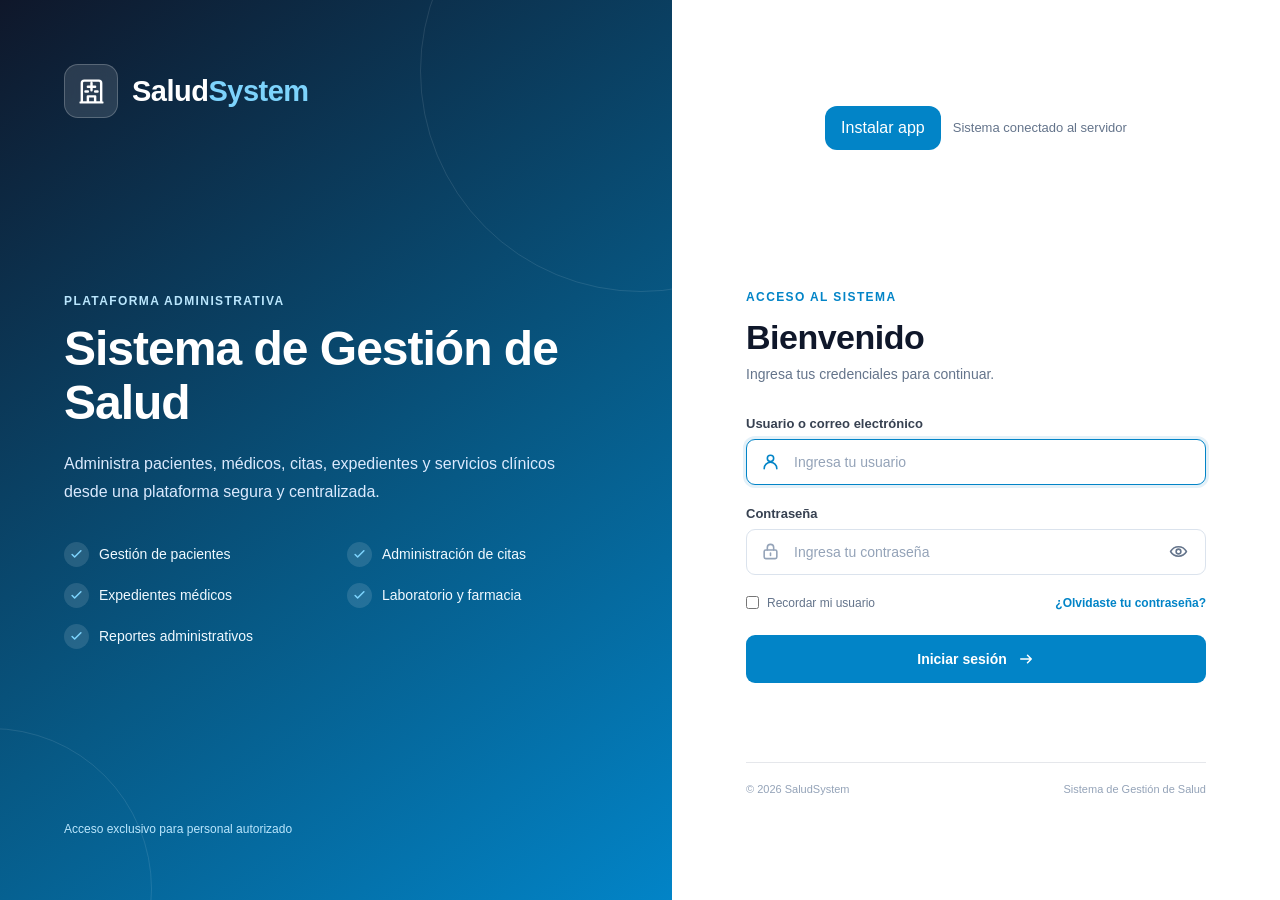
<file: reportes/reportes.html>
<!DOCTYPE html>
<html lang="es">

<head>
    <meta charset="UTF-8">

    <meta name="viewport" content="width=device-width, initial-scale=1.0">

    <title>Reportes | SaludSystem</title>

    <link rel="stylesheet" href="./reportes.css?v=4">
    

<script src="../datos-reales.js?v=20261016"></script>
<script src="../seguridad.js?v=20261016"></script>
</head>


<body>

    <svg class="svg-library" aria-hidden="true">
        <symbol id="i-hospital" viewbox="0 0 24 24"><path d="M4 21V5a2 2 0 0 1 2-2h12a2 2 0 0 1 2 2v16M9 21v-5h6v5M9 8h6M12 5v6M7 12h2M15 12h2M3 21h18"/></symbol>
        <symbol id="i-home" viewbox="0 0 24 24"><path d="m3 11 9-8 9 8M5 10v11h14V10M9 21v-7h6v7"/></symbol>
        <symbol id="i-user" viewbox="0 0 24 24"><circle cx="12" cy="8" r="4"/><path d="M4 21a8 8 0 0 1 16 0"/></symbol>
        <symbol id="i-doctor" viewbox="0 0 24 24"><circle cx="12" cy="7" r="4"/><path d="M5 21v-2a7 7 0 0 1 14 0v2M18 5v4M16 7h4"/></symbol>
        <symbol id="i-calendar" viewbox="0 0 24 24"><rect x="3" y="5" width="18" height="16" rx="2"/><path d="M16 3v4M8 3v4M3 10h18M8 14h.01M12 14h.01M16 14h.01"/></symbol>
        <symbol id="i-file" viewbox="0 0 24 24"><path d="M6 3h8l4 4v14H6zM14 3v5h5M9 12h6M9 16h6"/></symbol>
        <symbol id="i-flask" viewbox="0 0 24 24"><path d="M9 3h6M10 3v6l-5 9a2 2 0 0 0 2 3h10a2 2 0 0 0 2-3l-5-9V3M8 15h8"/></symbol>
        <symbol id="i-pill" viewbox="0 0 24 24"><path d="M8.5 20.5a5 5 0 0 1-7-7l12-12a5 5 0 0 1 7 7zM7 8l9 9"/></symbol>
        <symbol id="i-chart" viewbox="0 0 24 24"><path d="M4 20V10M10 20V4M16 20v-7M22 20V7M2 20h22"/></symbol>
        <symbol id="i-settings" viewbox="0 0 24 24"><circle cx="12" cy="12" r="3"/><path d="M4 12a8 8 0 0 1 .2-2l-2-1 2-3 2 1.2A8 8 0 0 1 10 5V3h4v2a8 8 0 0 1 3.8 2.2l2-1.2 2 3-2 1a8 8 0 0 1 0 4l2 1-2 3-2-1.2A8 8 0 0 1 14 19v2h-4v-2a8 8 0 0 1-3.8-2.2l-2 1.2-2-3 2-1a8 8 0 0 1-.2-2Z"/></symbol>
        <symbol id="i-logout" viewbox="0 0 24 24"><path d="M10 4H4v16h6M14 8l4 4-4 4M8 12h10"/></symbol>
        <symbol id="i-search" viewbox="0 0 24 24"><circle cx="10.5" cy="10.5" r="6.5"/><path d="m16 16 5 5"/></symbol>
        <symbol id="i-users" viewbox="0 0 24 24"><circle cx="9" cy="8" r="3"/><circle cx="17" cy="9" r="2.5"/><path d="M3 20v-2a6 6 0 0 1 12 0v2M15 14a5 5 0 0 1 6 5v1"/></symbol>
        <symbol id="i-star" viewbox="0 0 24 24"><path d="m12 3 2.8 5.7 6.2.9-4.5 4.4 1.1 6.2-5.6-2.9-5.6 2.9 1.1-6.2L3 9.6l6.2-.9Z"/></symbol>
    </svg>


    <!-- SIDEBAR -->

    <aside class="sidebar">

        <div class="logo">

            <svg class="logo-icon" aria-hidden="true"><use href="#i-hospital"/></svg>

            <span>
                Salud<span>System</span>
            </span>

        </div>


        <nav>

            <a href="../index.html">
                <svg aria-hidden="true"><use href="#i-home"/></svg>
                <span>Inicio</span>
            </a>


            <a href="../pacientes/pacientes.html">
                <svg aria-hidden="true"><use href="#i-user"/></svg>
                <span>Pacientes</span>
            </a>


            <a href="../medicos/medicos.html">
                <svg aria-hidden="true"><use href="#i-doctor"/></svg>
                <span>Médicos</span>
            </a>


            <a href="../citas/citas.html">
                <svg aria-hidden="true"><use href="#i-calendar"/></svg>
                <span>Citas</span>
            </a>


            <a href="../expedientes/expedientes.html">
                <svg aria-hidden="true"><use href="#i-file"/></svg>
                <span>Expedientes</span>
            </a>


            <a href="../laboratorio/laboratorio.html">
                <svg aria-hidden="true"><use href="#i-flask"/></svg>
                <span>Laboratorio</span>
            </a>


            <a href="../farmacia/farmacia.html">
                <svg aria-hidden="true"><use href="#i-pill"/></svg>
                <span>Farmacia</span>
            </a>


            <a href="reportes.html" class="active">
                <svg aria-hidden="true"><use href="#i-chart"/></svg>
                <span>Reportes</span>
            </a>

        </nav>


        <div class="sidebar-bottom">

            <a href="../configuracion/configuracion.html">
                <svg aria-hidden="true"><use href="#i-settings"/></svg>
                <span>Configuración</span>
            </a>


            <a href="#">
                <svg aria-hidden="true"><use href="#i-logout"/></svg>
                <span>Cerrar sesión</span>
            </a>

        </div>

    </aside>



    <!-- MAIN -->

    <main class="main">


        <!-- HEADER -->

        <header class="topbar">

            <div>

                <h1>
                    Reportes
                </h1>

                <p>
                    Estadísticas y reportes generales del sistema
                </p>

            </div>


            <div class="user">

                <div class="user-icon">
                    <svg aria-hidden="true"><use href="#i-user"/></svg>
                </div>

                <div>

                    <strong>Validando sesión…</strong>

                    <small>Validando sesión…</small>

                </div>

            </div>

        </header>



        <!-- FILTROS -->

        <section class="filter-panel">

            <div class="filter-title">

                <div class="filter-icon">
                    <svg aria-hidden="true"><use href="#i-search"/></svg>
                </div>

                <div>

                    <h2>
                        Filtros de reporte
                    </h2>

                    <p>
                        Selecciona el período que deseas consultar
                    </p>

                </div>

            </div>


            <div class="filters">

                <div class="filter-group">

                    <label>
                        Desde
                    </label>

                    <input type="date" id="fechaInicio">

                </div>


                <div class="filter-group">

                    <label>
                        Hasta
                    </label>

                    <input type="date" id="fechaFin">

                </div>


                <div class="filter-group">

                    <label>
                        Tipo de reporte
                    </label>

                    <select id="tipoReporte">

                        <option value="general">
                            Resumen general
                        </option>

                        <option value="pacientes">
                            Pacientes
                        </option>

                        <option value="citas">
                            Citas
                        </option>

                        <option value="laboratorio">
                            Laboratorio
                        </option>

                        <option value="farmacia">
                            Farmacia
                        </option>

                    </select>

                </div>


                <button class="btn-primary" onclick="generarReporte()">
                    Generar reporte
                </button>


                <button class="btn-print" onclick="imprimirReporte()">
                    Imprimir
                </button>

            </div>

        </section>



        <!-- TARJETAS -->

        <section class="stats">


            <div class="stat-card">

                <div class="stat-icon blue">
                    <svg aria-hidden="true"><use href="#i-users"/></svg>
                </div>

                <div>

                    <strong>—</strong>

                    <span>
                        Pacientes registrados
                    </span>

                    <small class="positive">Pendiente de consulta</small>

                </div>

            </div>


            <div class="stat-card">

                <div class="stat-icon green">
                    <svg aria-hidden="true"><use href="#i-doctor"/></svg>
                </div>

                <div>

                    <strong>—</strong>

                    <span>
                        Médicos activos
                    </span>

                    <small class="positive">Pendiente de consulta</small>

                </div>

            </div>


            <div class="stat-card">

                <div class="stat-icon orange">
                    <svg aria-hidden="true"><use href="#i-calendar"/></svg>
                </div>

                <div>

                    <strong>—</strong>

                    <span>
                        Citas realizadas
                    </span>

                    <small class="positive">Pendiente de consulta</small>

                </div>

            </div>


            <div class="stat-card">

                <div class="stat-icon purple">
                    <svg aria-hidden="true"><use href="#i-flask"/></svg>
                </div>

                <div>

                    <strong>—</strong>

                    <span>
                        Estudios realizados
                    </span>

                    <small class="positive">Pendiente de consulta</small>

                </div>

            </div>

        </section>



        <!-- GRAFICAS -->

        <section class="charts">


            <!-- ACTIVIDAD -->

            <div class="chart-card">

                <div class="chart-header">

                    <div>

                        <h2>
                            Actividad mensual
                        </h2>

                        <p>
                            Citas y estudios realizados
                        </p>

                    </div>

                    <span class="chart-badge">Pendiente de consulta</span>

                </div>


                <div class="bar-chart"><p>Pendiente de consulta.</p></div>

            </div>



            <!-- DISTRIBUCIÓN -->

            <div class="chart-card">

                <div class="chart-header">

                    <div>

                        <h2>
                            Distribución de pacientes
                        </h2>

                        <p>
                            Por grupo de edad
                        </p>

                    </div>

                </div>


                <div class="donut-container">

                    <div class="donut" style="background:#e5e7eb">

                        <div class="donut-center">

                            <strong>—</strong>

                            <span>
                                Total
                            </span>

                        </div>

                    </div>


                    <div class="legend">

                        <div>

                            <span class="dot blue-dot"></span>

                            <span>
                                Adultos
                            </span>

                            <strong>—</strong>

                        </div>


                        <div>

                            <span class="dot green-dot"></span>

                            <span>
                                Jóvenes
                            </span>

                            <strong>—</strong>

                        </div>


                        <div>

                            <span class="dot orange-dot"></span>

                            <span>
                                Adultos mayores
                            </span>

                            <strong>—</strong>

                        </div>


                        <div>

                            <span class="dot purple-dot"></span>

                            <span>
                                Niños
                            </span>

                            <strong>—</strong>

                        </div>

                    </div>

                </div>

            </div>

        </section>



        <!-- TABLA -->

        <section class="report-panel">

            <div class="report-header">

                <div>

                    <h2>
                        Resumen de citas
                    </h2>

                    <p>
                        Actividad registrada durante el período seleccionado
                    </p>

                </div>

                <button class="btn-export" onclick="exportarReporte()">
                    📥 Exportar
                </button>

            </div>


            <div class="table-container">

                <table>

                    <thead>

                        <tr>

                            <th>
                                Fecha
                            </th>

                            <th>
                                Médico
                            </th>

                            <th>
                                Especialidad
                            </th>

                            <th>
                                Citas
                            </th>

                            <th>
                                Completadas
                            </th>

                            <th>
                                Canceladas
                            </th>

                            <th>
                                Cumplimiento
                            </th>

                        </tr>

                    </thead>


                    <tbody id="tablaReportes"><tr><td colspan="7">Pendiente de consulta.</td></tr></tbody>

                </table>

            </div>

        </section>



        <!-- RESUMEN -->

        <section class="summary-cards">

            <div class="summary-card">

                <div class="summary-icon">
                    <svg aria-hidden="true"><use href="#i-pill"/></svg>
                </div>

                <div>

                    <span>Unidades disponibles</span>

                    <strong>—</strong>

                </div>

            </div>


            <div class="summary-card">

                <div class="summary-icon">
                    <svg aria-hidden="true"><use href="#i-flask"/></svg>
                </div>

                <div>

                    <span>Consultas finalizadas</span>

                    <strong>—</strong>

                </div>

            </div>


            <div class="summary-card">

                <div class="summary-icon">
                    <svg aria-hidden="true"><use href="#i-file"/></svg>
                </div>

                <div>

                    <span>Expedientes activos</span>

                    <strong>—</strong>

                </div>

            </div>


            <div class="summary-card">

                <div class="summary-icon">
                    <svg aria-hidden="true"><use href="#i-star"/></svg>
                </div>

                <div>

                    <span>Medicamentos activos</span>

                    <strong>—</strong>

                </div>

            </div>

        </section>
    </main>

    <div class="report-preview-modal" id="vistaReporte" aria-hidden="true">
        <div class="report-preview-dialog">
            <div class="report-preview-toolbar">
                <div>
                    <strong>Vista previa del reporte</strong>
                    <span>Verifica la información antes de imprimir</span>
                </div>

                <div class="report-preview-actions">
                    <button type="button" class="preview-close" onclick="cerrarVistaReporte()">
                        Cerrar
                    </button>

                    <button type="button" class="preview-print" onclick="ejecutarImpresion()">
                        <svg viewbox="0 0 24 24" aria-hidden="true">
                            <path d="M6 9V3h12v6M6 18H4a2 2 0 0 1-2-2v-5a2 2 0 0 1 2-2h16a2 2 0 0 1 2 2v5a2 2 0 0 1-2 2h-2M6 14h12v7H6z"/>
                        </svg>
                        Imprimir reporte
                    </button>
                </div>
            </div>

            <article class="report-preview-paper" id="contenidoVistaReporte"></article>
        </div>
    </div>


    


<script type="application/json" data-salud-modulo="reportes.js?v=20261016"></script>
</body>

</html>
</file>
<file: index.css>
:root{--navy:#0f172a;--navy-soft:#1e293b;--primary:#0284c7;--primary-dark:#0369a1;--page:#f4f7fb;--text:#172033;--muted:#64748b;--line:#e2e8f0;--white:#fff}
*{margin:0;padding:0;box-sizing:border-box}
body{font-family:Arial,Helvetica,sans-serif;background:var(--page);color:var(--text);min-height:100vh}
.svg-library{position:absolute;width:0;height:0;overflow:hidden}
.sidebar{position:fixed;inset:0 auto 0 0;width:250px;height:100vh;background:var(--navy);color:#fff;padding:25px 15px;display:flex;flex-direction:column;z-index:20}
.logo{display:flex;align-items:center;gap:12px;font-size:22px;font-weight:700;padding:0 10px 30px}.logo span span{color:#38bdf8}.logo-icon{width:28px;height:28px;color:#38bdf8}
.sidebar nav,.sidebar-bottom{display:flex;flex-direction:column;gap:7px}.sidebar-bottom{margin-top:auto}
.sidebar a{position:relative;display:flex;align-items:center;gap:13px;padding:13px 15px;border-radius:8px;color:#cbd5e1;text-decoration:none;font-size:15px;transition:.2s}
.sidebar a svg{width:20px;height:20px;flex:none}.sidebar a:hover{background:var(--navy-soft);color:#fff;transform:translateX(2px)}.sidebar a.active{background:var(--primary);color:#fff;box-shadow:0 7px 18px rgba(2,132,199,.22)}
svg{fill:none;stroke:currentColor;stroke-width:1.8;stroke-linecap:round;stroke-linejoin:round}
.main{margin-left:250px;min-height:calc(100vh - 84px);padding:30px}
.topbar{display:flex;justify-content:space-between;align-items:center;margin-bottom:22px}.eyebrow,.welcome-label{display:block;color:var(--primary);font-size:11px;font-weight:700;text-transform:uppercase;letter-spacing:.1em;margin-bottom:5px}.topbar h1{font-size:30px;letter-spacing:-.02em}.topbar p{color:var(--muted);margin-top:4px}
.user{display:flex;align-items:center;gap:11px;padding:7px 11px 7px 7px;border:1px solid var(--line);border-radius:12px;background:rgba(255,255,255,.7)}.user-icon{width:42px;height:42px;border-radius:10px;background:#e0f2fe;color:var(--primary);display:grid;place-items:center}.user-icon svg{width:23px;height:23px}.user small{display:block;color:var(--muted);margin-top:3px}
.welcome-strip{display:flex;justify-content:space-between;align-items:center;gap:25px;margin-bottom:20px;padding:21px 24px;border-radius:14px;color:#fff;background:linear-gradient(120deg,#075985,#0284c7);box-shadow:0 10px 30px rgba(2,132,199,.17)}.welcome-strip .welcome-label{color:#bae6fd}.welcome-strip h2{font-size:20px}.welcome-strip p{color:#e0f2fe;margin-top:6px;font-size:14px}.current-time{display:flex;align-items:center;gap:12px;min-width:185px;padding:11px 14px;border:1px solid rgba(255,255,255,.2);border-radius:10px;background:rgba(255,255,255,.1)}.current-time svg{width:25px;height:25px}.current-time span{display:block;font-size:11px;color:#bae6fd}.current-time strong{display:block;margin-top:2px;font-size:17px;letter-spacing:.03em}
.cards{display:grid;grid-template-columns:repeat(4,minmax(0,1fr));gap:20px;margin-bottom:22px}.card{background:var(--white);padding:20px;border:1px solid rgba(226,232,240,.75);border-radius:13px;display:flex;align-items:center;gap:15px;box-shadow:0 4px 18px rgba(15,23,42,.045);transition:transform .2s,box-shadow .2s}.card:hover{transform:translateY(-3px);box-shadow:0 12px 28px rgba(15,23,42,.09)}.card-icon{width:50px;height:50px;flex:none;border-radius:11px;display:grid;place-items:center}.card-icon svg{width:25px;height:25px}.blue{background:#e0f2fe;color:#0284c7}.green{background:#dcfce7;color:#15803d}.purple{background:#ede9fe;color:#7c3aed}.orange{background:#ffedd5;color:#c2410c}.card h3{font-size:25px}.card p{color:var(--muted);font-size:13px;margin-top:4px}
.dashboard-grid{display:grid;grid-template-columns:minmax(0,2fr) minmax(270px,1fr);gap:20px}.panel{background:#fff;border:1px solid rgba(226,232,240,.75);border-radius:13px;padding:24px;box-shadow:0 4px 18px rgba(15,23,42,.045)}.panel-header{display:flex;justify-content:space-between;align-items:center;margin-bottom:16px}.panel-header h2{font-size:18px}.panel-header p{color:var(--muted);font-size:12px;margin-top:4px}.panel-header button{border:0;background:#e0f2fe;color:var(--primary);padding:9px 12px;border-radius:7px;cursor:pointer;font-weight:700;display:inline-flex;align-items:center;gap:7px}.panel-header button svg{width:15px;height:15px}.panel-header button:hover{background:#bae6fd;color:var(--primary-dark)}
.appointment{display:flex;justify-content:space-between;align-items:center;padding:14px 4px;border-bottom:1px solid var(--line);border-radius:7px;transition:.2s}.appointment:last-child{border-bottom:0}.appointment:hover{padding-left:10px;padding-right:10px;background:#f8fafc}.patient{display:flex;align-items:center;gap:12px}.avatar{width:40px;height:40px;border-radius:50%;background:#e0f2fe;color:var(--primary);display:grid;place-items:center;font-weight:700;font-size:13px}.patient small{display:block;color:var(--muted);margin-top:3px}.appointment>span{padding:6px 9px;border-radius:20px;background:#f0f9ff;color:var(--primary);font-size:12px;font-weight:700}
.summary{display:flex;flex-direction:column}.summary div{display:flex;justify-content:space-between;gap:15px;padding:16px 0;border-bottom:1px solid var(--line)}.summary div:last-child{border-bottom:0}.summary span{color:var(--muted);font-size:14px}.summary strong{color:var(--primary);white-space:nowrap}
.site-footer{width:calc(100% - 250px);margin-left:250px;padding:22px 30px 28px;text-align:center;color:var(--muted);font-size:12px;line-height:1.6}.site-footer p+p{margin-top:3px}
@media(max-width:1050px){.cards{grid-template-columns:repeat(2,1fr)}.dashboard-grid{grid-template-columns:1fr}}
@media(max-width:760px){.sidebar{width:72px;padding-left:10px;padding-right:10px}.logo{justify-content:center;padding-left:0;padding-right:0}.sidebar .logo span,.sidebar a span{display:none}.sidebar a{justify-content:center;padding:13px}.sidebar a:hover{transform:none}.main{margin-left:72px;padding:20px}.site-footer{width:calc(100% - 72px);margin-left:72px;padding:20px}.welcome-strip{align-items:flex-start;flex-direction:column}.current-time{width:100%}.user>div:last-child{display:none}.user{padding:6px}.cards{grid-template-columns:1fr}}
@media(max-width:460px){.main{padding:16px}.topbar h1{font-size:26px}.topbar p{font-size:13px}.welcome-strip{padding:18px}.panel{padding:18px}.appointment>span{font-size:11px}}
@media(prefers-reduced-motion:reduce){*,*::before,*::after{scroll-behavior:auto!important;transition:none!important;animation:none!important}}
</file>
<file: mobile.css>
/* Shared mobile layout, loaded after each module's styles. */
:root { --app-blue: #0284c7; }
button, a, input, select, textarea { -webkit-tap-highlight-color: transparent; }
button { touch-action: manipulation; }
:focus-visible { outline: 3px solid #38bdf8; outline-offset: 3px; }
.app-toolbar { display:flex; align-items:center; gap:12px; margin-bottom:22px; }
.app-toolbar button, .install-button { border:0; border-radius:12px; padding:12px 16px; background:#0284c7; color:white; font:inherit; cursor:pointer; min-height:44px; }
.menu-button { display:none; }
.connection-status { font-size:13px; color:#64748b; margin-left:auto; }
.connection-status.offline { color:#9a3412; }
.install-help { border:0; border-radius:18px; padding:28px; max-width: min(440px, calc(100vw - 32px)); color:#1f2937; }
.install-help::backdrop { background:#0f172a99; }
.install-help p { line-height:1.6; margin:16px 0; }
.install-help button { padding:12px 18px; border:0; border-radius:10px; background:#0284c7; color:white; }
.offline-page { max-width:480px; margin:12vh auto; padding:24px; font-family:Arial,sans-serif; line-height:1.6; }
.offline-page a, .offline-page button { display:inline-block; margin:12px 8px 0 0; padding:12px; background:#0284c7; color:white; border:0; border-radius:10px; }
.sidebar { overflow-y:auto; }
@media(max-width:900px) {
 .sidebar { width:230px; }
 .sidebar .logo span, .sidebar a span { display:inline; }
 .main { margin-left:230px; }
 .cards { grid-template-columns:repeat(2,minmax(0,1fr)); }
 .dashboard-grid { grid-template-columns:minmax(0,1fr); }
}
@media(max-width:700px) {
 body { background:#f4f7fb; }
 .main { margin-left:0; padding: max(18px,env(safe-area-inset-top)) 16px 28px; min-width:0; }
 .sidebar { width: min(290px,85vw); height:100dvh; z-index:1001; transform:translateX(-100%); transition:transform .2s ease; padding:24px 15px; }
 .sidebar .logo span, .sidebar a span { display:inline; }
 .sidebar a { min-height:48px; }
 .sidebar nav { gap:4px; }
 .sidebar-bottom { margin-top:24px; }
 body.menu-open .sidebar { transform:translateX(0); }
 .menu-button { display:block; }
 .menu-shade { position:fixed; inset:0; background:#0f172a88; border:0; z-index:1000; }
 .menu-shade[hidden] { display:none; }
 .app-toolbar { gap:8px; flex-wrap:wrap; }
 .connection-status { font-size:12px; }
 .topbar { gap:12px; align-items:flex-start; margin-bottom:24px; }
 .topbar h1,.topbar h2 { font-size:26px; letter-spacing:-.7px; }
 .topbar p { font-size:14px; line-height:1.5; }
 .user > div:last-child { display:none; }
 .cards { grid-template-columns:repeat(2,minmax(0,1fr)); gap:10px; }
 .card { padding:16px; flex-direction:column; align-items:flex-start; gap:10px; min-width:0; border:1px solid #e2e8f0; border-radius:16px; }
 .card h3 { font-size:23px; }
 .panel { padding:18px; border-radius:16px; min-width:0; }
 .panel-header { gap:12px; flex-wrap:wrap; }
 .actions,.filters { flex-direction:column; align-items:stretch; gap:12px; }
 .search { display:flex; width:100%; min-width:0; }
 .search input { width:100%; min-width:0; flex:1; }
 input, select, textarea { font-size:16px!important; }
 button,.btn-primary,.btn-cancel,.action { min-height:44px; }
 .action { min-width:44px; }
 .table-container { overflow-x:auto; max-width:100%; }
 table { min-width:640px; }
 .modal { padding:12px; }
 .modal-content { max-height:calc(100dvh - 24px); overflow-y:auto; width:100%; }
 .form-grid { grid-template-columns:minmax(0,1fr); }
 .form-group.full { grid-column:auto; }
 .modal-footer { flex-wrap:wrap; gap:10px; }
 .site-footer { margin-left:0; width:100%; padding:20px 16px; }
 .appointment { gap:10px; }
 .appointment > span { flex-shrink:0; font-size:13px; }
 .login-box { min-height:100dvh; padding:28px 22px; }
 .login-options { flex-wrap:wrap; gap:12px; }
}
@media(prefers-reduced-motion:reduce) { *,*::before,*::after { animation:none!important; transition:none!important; } }

.install-button[hidden] { display:none; }

.sidebar a[hidden] { display:none!important; }
</file>
<file: presentacion.css>
@import url('https://fonts.googleapis.com/css2?family=DM+Sans:wght@400;500;600;700&family=Manrope:wght@400;500;600;700;800&display=swap');
:root{--ink:#102b38;--muted:#5f7480;--teal:#087c78;--dark:#063b42;--line:#dbe7e9;--pale:#f1f8f7}*{box-sizing:border-box}html{scroll-behavior:smooth}body{margin:0;color:var(--ink);font-family:'DM Sans',Arial,sans-serif;background:#fff}a{color:inherit;text-decoration:none}.site-header{max-width:1280px;margin:auto;padding:22px 40px;display:flex;align-items:center;justify-content:space-between;gap:24px}.brand{font:800 22px Manrope,Arial,sans-serif;white-space:nowrap;letter-spacing:-.9px}.brand>span:last-child{color:var(--teal)}.brand-mark{display:inline-grid;place-items:center;width:33px;height:33px;border-radius:11px;color:white;background:var(--teal);font-size:19px;letter-spacing:0;margin-right:5px}.site-header nav{display:flex;gap:34px;color:#47606d;font-size:14px;font-weight:700}.site-header nav a:hover,.text-link:hover,.module-card a:hover{color:var(--teal)}.button{display:inline-flex;align-items:center;justify-content:center;gap:26px;padding:16px 22px;border-radius:11px;color:#fff;background:var(--teal);font-weight:700;box-shadow:0 10px 22px #087c7826;transition:transform .2s,background .2s}.button:hover{background:#056863;transform:translateY(-2px)}.button-small{padding:12px 17px;gap:12px;font-size:13px}.hero{background:radial-gradient(circle at 85% 5%,#ccece8 0,transparent 32%),linear-gradient(125deg,#f4fbf9 20%,#e7f5f2 100%);min-height:650px;padding:70px max(40px,calc((100vw - 1200px)/2));display:grid;grid-template-columns:1fr 1fr;align-items:center;gap:55px;overflow:hidden}.hero-copy{max-width:590px}.eyebrow{display:inline-flex;align-items:center;gap:10px;color:var(--teal);font-size:11px;font-weight:800;letter-spacing:1.8px}.status-dot{width:8px;height:8px;border-radius:50%;background:#1cb595;box-shadow:0 0 0 4px #1cb59525}.hero h1,.section h2,.project-section h2{font-family:Manrope,Arial,sans-serif;letter-spacing:-2.6px}.hero h1{font-size:clamp(46px,5vw,72px);line-height:1.08;margin:23px 0}.hero h1 em{font-style:normal;color:var(--teal)}.hero-copy>p{font-size:17px;line-height:1.8;color:#526a72;max-width:530px}.hero-actions{display:flex;align-items:center;gap:25px;margin-top:30px}.text-link{font-weight:700;font-size:14px}.hero-copy .hero-note{font-size:12px;color:#728992;margin-top:28px}.preview{background:white;border:1px solid #d8e8e7;border-radius:19px;box-shadow:0 32px 70px #13515b2b;transform:rotate(-2deg);min-width:0}.preview-top{padding:17px 22px;border-bottom:1px solid #e7eff0;display:flex;justify-content:space-between;align-items:center}.mini-brand{font-weight:800;color:var(--dark);font-size:13px}.preview-pill{font-size:10px;background:#e6f6f0;color:#138060;padding:6px 9px;border-radius:20px}.preview-body{display:flex;min-height:340px}.preview-side{width:54px;border-right:1px solid #edf1f2;display:flex;flex-direction:column;align-items:center;gap:27px;padding-top:28px;color:#7fa9a9}.preview-side span:first-child{color:var(--teal)}.preview-main{flex:1;padding:30px;min-width:0}.preview-heading{display:flex;justify-content:space-between;align-items:center}.preview-heading small,.preview-stats small,.preview-list small{display:block;color:#78909a;font-size:10px;letter-spacing:.4px}.preview-heading strong{display:block;font:800 24px Manrope;margin-top:7px}.preview-avatar{background:#d3eee8;color:var(--teal);font-size:12px;font-weight:800;border-radius:50%;padding:12px}.preview-stats{display:grid;grid-template-columns:repeat(3,1fr);gap:12px;margin-top:26px}.preview-stats>div{background:#f2f8f7;padding:17px;border-radius:12px}.preview-stats b{display:block;font:800 25px Manrope;margin:8px 0;color:var(--dark)}.preview-stats span{font-size:10px;color:var(--teal)}.preview-list{margin-top:20px;border:1px solid #e7eeee;border-radius:12px}.preview-list>div{display:flex;align-items:center;gap:13px;padding:13px 17px}.preview-list>div+div{border-top:1px solid #e7eeee}.preview-icon{background:#d8f1e9;color:#078366;border-radius:9px;width:30px;height:30px;display:grid;place-items:center}.preview-icon.blue{background:#e5f1fa;color:#2482b0}.preview-list strong{display:block;font-size:11px;margin-bottom:4px}.preview-arrow{margin-left:auto;color:#78909a}.trust-strip{display:flex;justify-content:space-between;align-items:center;gap:20px;padding:24px max(40px,calc((100vw - 1200px)/2));border-bottom:1px solid var(--line);color:#8ba0a6}.trust-strip span{font-size:10px;letter-spacing:1.8px;font-weight:800}.trust-strip strong{font:800 15px Manrope;color:#769197}.section{max-width:1200px;margin:auto;padding:105px 40px}.section-heading{display:flex;justify-content:space-between;align-items:end;gap:40px;margin-bottom:38px}.section h2{font-size:43px;line-height:1.2;margin:15px 0 0}.section-heading p{max-width:390px;color:var(--muted);line-height:1.7;font-size:15px}.module-grid{display:grid;grid-template-columns:repeat(3,1fr);gap:18px}.module-card{border:1px solid var(--line);padding:29px;border-radius:16px;transition:box-shadow .2s,transform .2s}.module-card:hover{box-shadow:0 18px 36px #0a46551a;transform:translateY(-3px)}.module-icon{display:grid;place-items:center;width:49px;height:49px;background:#e9f6f1;color:var(--teal);border-radius:13px;font-size:25px}.module-card h3{font:800 19px Manrope;margin:23px 0 8px}.module-card p{color:var(--muted);font-size:14px;line-height:1.7;min-height:49px}.module-card a{font-size:13px;color:var(--teal);font-weight:800;display:inline-flex;gap:12px;margin-top:12px}.project-section{background:var(--dark);color:#fff;padding:80px max(40px,calc((100vw - 1120px)/2));display:grid;grid-template-columns:1fr 1fr;gap:90px}.project-section .eyebrow{color:#8de3cf}.project-section h2{font-size:40px;line-height:1.25;margin:16px 0}.project-section p{color:#c5dcde;line-height:1.85;margin:0 0 24px}.button-light{background:#fff;color:var(--dark);box-shadow:none}.button-light:hover{background:#e9f7f4}footer{max-width:1280px;margin:auto;padding:30px 40px;display:flex;align-items:center;justify-content:space-between;gap:24px}footer p,footer>a:last-child{font-size:12px;color:#71848c}footer>a:last-child:hover{color:var(--teal)}@media(max-width:900px){.hero{grid-template-columns:1fr;padding:70px 32px}.hero-copy{max-width:680px}.preview{max-width:650px;width:100%;margin:auto}.module-grid{grid-template-columns:repeat(2,1fr)}.project-section{gap:40px}}@media(max-width:640px){.site-header{padding:16px 20px;flex-wrap:wrap}.site-header nav{order:3;width:100%;justify-content:space-between;gap:10px}.site-header .button-small{font-size:11px}.hero{padding:55px 20px;gap:35px}.hero h1{font-size:46px}.hero-actions{flex-wrap:wrap}.preview-main{padding:18px}.preview-stats{gap:6px}.preview-stats>div{padding:10px}.preview-stats b{font-size:20px}.trust-strip{padding:20px;flex-wrap:wrap}.trust-strip span{width:100%}.section{padding:70px 20px}.section-heading{display:block}.section h2{font-size:34px}.module-grid{grid-template-columns:1fr}.project-section{grid-template-columns:1fr;padding:65px 20px;gap:8px}.project-section h2{font-size:34px}footer{padding:30px 20px;align-items:flex-start;flex-direction:column}}
</file>
<file: citas/citas.css>
* {
    margin: 0;
    padding: 0;
    box-sizing: border-box;
}


body {
    font-family: Arial, Helvetica, sans-serif;

    background: #f4f7fb;

    color: #1f2937;
}


/* =========================
   SIDEBAR
========================= */

.sidebar {
    position: fixed;

    left: 0;
    top: 0;

    width: 250px;
    height: 100vh;

    background: #0f172a;

    color: white;

    padding: 25px 15px;

    display: flex;

    flex-direction: column;
}


.logo {
    display: flex;

    align-items: center;

    gap: 12px;

    font-size: 22px;

    font-weight: bold;

    padding: 0 10px 30px;
}


.logo span span {
    color: #38bdf8;
}


.sidebar nav {
    display: flex;

    flex-direction: column;

    gap: 7px;
}


.sidebar a {
    text-decoration: none;

    color: #cbd5e1;

    padding: 13px 15px;

    border-radius: 8px;

    display: flex;

    align-items: center;

    gap: 13px;

    transition: .2s;
}


.sidebar a:hover {
    background: #1e293b;

    color: white;
}


.sidebar a.active {
    background: #0284c7;

    color: white;
}


.sidebar-bottom {
    margin-top: auto;

    display: flex;

    flex-direction: column;
}


/* =========================
   MAIN
========================= */

.main {
    margin-left: 250px;

    min-height: 100vh;

    padding: 30px;
}


/* =========================
   TOPBAR
========================= */

.topbar {
    display: flex;

    justify-content: space-between;

    align-items: center;

    margin-bottom: 25px;
}


.topbar h1 {
    font-size: 28px;

    margin-bottom: 5px;
}


.topbar p {
    color: #64748b;
}


.user {
    display: flex;

    align-items: center;

    gap: 10px;
}


.user-icon {
    width: 45px;
    height: 45px;

    border-radius: 50%;

    background: #e0f2fe;

    display: flex;

    align-items: center;

    justify-content: center;

    font-size: 22px;
}


.user small {
    display: block;

    color: #64748b;

    margin-top: 3px;
}


/* =========================
   ESTADÍSTICAS
========================= */

.stats {
    display: grid;

    grid-template-columns:
        repeat(4, 1fr);

    gap: 20px;

    margin-bottom: 20px;
}


.stat-card {
    background: white;

    padding: 20px;

    border-radius: 12px;

    display: flex;

    align-items: center;

    gap: 15px;

    box-shadow:
        0 3px 15px rgba(0,0,0,.05);
}


.stat-icon {
    width: 52px;
    height: 52px;

    border-radius: 10px;

    display: flex;

    align-items: center;

    justify-content: center;

    font-size: 24px;
}


.blue {
    background: #e0f2fe;
}


.green {
    background: #dcfce7;
}


.yellow {
    background: #fef3c7;
}


.red {
    background: #fee2e2;
}


.stat-card strong {
    display: block;

    font-size: 25px;
}


.stat-card span {
    display: block;

    color: #64748b;

    font-size: 13px;

    margin-top: 4px;
}


/* =========================
   ACTIONS
========================= */

.actions {
    background: white;

    padding: 20px;

    border-radius: 12px;

    display: flex;

    justify-content: space-between;

    align-items: center;

    margin-bottom: 15px;

    box-shadow:
        0 3px 15px rgba(0,0,0,.05);
}


.search {
    display: flex;

    gap: 10px;
}


.search input {
    width: 380px;

    padding: 12px 15px;

    border: 1px solid #d1d5db;

    border-radius: 7px;

    outline: none;
}


.search input:focus {
    border-color: #0284c7;
}


.search button,
.btn-primary {
    border: none;

    padding: 12px 18px;

    border-radius: 7px;

    cursor: pointer;

    background: #0284c7;

    color: white;

    font-weight: bold;
}


.search button:hover,
.btn-primary:hover {
    background: #0369a1;
}


/* =========================
   FILTROS
========================= */

.filters {
    background: white;

    padding: 18px 20px;

    border-radius: 12px;

    display: flex;

    align-items: end;

    gap: 15px;

    margin-bottom: 20px;

    box-shadow:
        0 3px 15px rgba(0,0,0,.05);
}


.filters div {
    display: flex;

    flex-direction: column;

    gap: 6px;
}


.filters label {
    font-size: 12px;

    font-weight: bold;

    color: #64748b;
}


.filters input,
.filters select {
    padding: 10px;

    border: 1px solid #d1d5db;

    border-radius: 7px;

    outline: none;
}


.btn-clear {
    border: none;

    padding: 10px 15px;

    border-radius: 7px;

    background: #e5e7eb;

    color: #374151;

    cursor: pointer;

    font-weight: bold;
}


.btn-clear:hover {
    background: #d1d5db;
}


/* =========================
   PANEL
========================= */

.panel {
    background: white;

    border-radius: 12px;

    padding: 25px;

    box-shadow:
        0 3px 15px rgba(0,0,0,.05);
}


.panel-header {
    display: flex;

    justify-content: space-between;

    align-items: center;

    margin-bottom: 20px;
}


.panel-header h2 {
    font-size: 20px;

    margin-bottom: 5px;
}


.panel-header p {
    color: #64748b;

    font-size: 14px;
}


.total {
    background: #e0f2fe;

    color: #0284c7;

    padding: 8px 12px;

    border-radius: 20px;

    font-size: 13px;

    font-weight: bold;
}


/* =========================
   TABLA
========================= */

.table-container {
    overflow-x: auto;
}


table {
    width: 100%;

    border-collapse: collapse;
}


th {
    text-align: left;

    background: #f8fafc;

    color: #64748b;

    font-size: 13px;

    padding: 15px;
}


td {
    padding: 15px;

    border-top: 1px solid #e5e7eb;

    font-size: 14px;
}


.patient {
    display: flex;

    align-items: center;

    gap: 10px;
}


.avatar {
    width: 40px;
    height: 40px;

    border-radius: 50%;

    background: #e0f2fe;

    color: #0284c7;

    display: flex;

    align-items: center;

    justify-content: center;

    font-weight: bold;
}


.patient small {
    display: block;

    color: #64748b;

    margin-top: 3px;
}


/* =========================
   ESTADOS
========================= */

.status {
    padding: 6px 10px;

    border-radius: 20px;

    font-size: 12px;

    font-weight: bold;
}


.confirmed {
    background: #dcfce7;

    color: #15803d;
}


.pending {
    background: #fef3c7;

    color: #b45309;
}


.cancelled {
    background: #fee2e2;

    color: #b91c1c;
}


/* =========================
   ACCIONES TABLA
========================= */

.action {
    border: none;

    width: 34px;
    height: 34px;

    border-radius: 6px;

    cursor: pointer;

    margin-right: 5px;
}


.edit {
    background: #e0f2fe;
}


.delete {
    background: #fee2e2;
}


/* =========================
   MODAL
========================= */

.modal {
    display: none;

    position: fixed;

    top: 0;
    left: 0;

    width: 100%;
    height: 100%;

    background: rgba(15,23,42,.65);

    z-index: 1000;

    align-items: center;

    justify-content: center;

    padding: 20px;
}


.modal.show {
    display: flex;
}


.modal-content {
    background: white;

    width: 850px;

    max-width: 100%;

    max-height: 90vh;

    overflow-y: auto;

    border-radius: 15px;

    box-shadow:
        0 20px 50px rgba(0,0,0,.25);
}


.modal-header {
    display: flex;

    justify-content: space-between;

    align-items: center;

    padding: 25px;

    border-bottom: 1px solid #e5e7eb;
}


.modal-header h2 {
    margin-bottom: 5px;
}


.modal-header p {
    color: #64748b;

    font-size: 14px;
}


.close {
    border: none;

    background: #f1f5f9;

    width: 38px;
    height: 38px;

    border-radius: 50%;

    cursor: pointer;

    font-size: 18px;
}


.close:hover {
    background: #fee2e2;

    color: #dc2626;
}


/* =========================
   FORMULARIO
========================= */

.form-section {
    padding: 25px;

    border-bottom: 1px solid #e5e7eb;
}


.form-section h3 {
    font-size: 16px;

    margin-bottom: 20px;
}


.form-grid {
    display: grid;

    grid-template-columns:
        repeat(2, 1fr);

    gap: 18px;
}


.form-group {
    display: flex;

    flex-direction: column;

    gap: 7px;
}


.form-group label {
    font-size: 13px;

    font-weight: bold;

    color: #374151;
}


.form-group input,
.form-group select,
.form-group textarea {
    width: 100%;

    padding: 12px 13px;

    border: 1px solid #d1d5db;

    border-radius: 7px;

    outline: none;

    background: white;

    font-family: inherit;
}


.form-group textarea {
    min-height: 100px;

    resize: vertical;
}


.form-group input:focus,
.form-group select:focus,
.form-group textarea:focus {
    border-color: #0284c7;

    box-shadow:
        0 0 0 3px rgba(2,132,199,.1);
}


/* =========================
   FOOTER
========================= */

.modal-footer {
    padding: 20px 25px;

    display: flex;

    justify-content: flex-end;

    gap: 10px;
}


.btn-cancel {
    border: none;

    padding: 12px 18px;

    border-radius: 7px;

    cursor: pointer;

    background: #e5e7eb;

    color: #374151;

    font-weight: bold;
}


/* =========================
   RESPONSIVE
========================= */

@media (max-width: 1100px) {

    .stats {
        grid-template-columns:
            repeat(2, 1fr);
    }

}


@media (max-width: 800px) {

    .sidebar {
        width: 70px;
    }


    .sidebar .logo span,
    .sidebar a span {
        display: none;
    }


    .main {
        margin-left: 70px;

        padding: 20px;
    }


    .actions {
        flex-direction: column;

        gap: 15px;

        align-items: stretch;
    }


    .search input {
        width: 100%;
    }


    .filters {
        flex-wrap: wrap;
    }


    .form-grid {
        grid-template-columns: 1fr;
    }

    .action {
    display: inline-flex;
    align-items: center;
    justify-content: center;
    transition: transform .15s ease, background-color .15s ease;
}

.action:hover { transform: translateY(-1px); }
.action svg { pointer-events: none; }
.edit { color: #0284c7; }
.delete { color: #dc2626; }
.reactivate { color: #15803d; background: #dcfce7; }
.reactivate:hover { background: #bbf7d0; }


}

/* ACABADO PROFESIONAL */
:root{--navy:#0f172a;--navy-soft:#1e293b;--primary:#0284c7;--primary-dark:#0369a1;--page:#f4f7fb;--text:#172033;--muted:#64748b;--line:#e2e8f0}
body.modal-open{overflow:hidden}.svg-library{position:absolute;width:0;height:0;overflow:hidden}svg{fill:none;stroke:currentColor;stroke-width:1.8;stroke-linecap:round;stroke-linejoin:round}
.sidebar{z-index:20}.logo-icon{width:28px;height:28px;color:#38bdf8}.sidebar a svg{width:20px;height:20px;flex:none}.sidebar a:hover{transform:translateX(2px)}.sidebar a.active{box-shadow:0 7px 18px rgba(2,132,199,.22)}
.topbar{margin-bottom:24px}.topbar h1{font-size:30px}.user{padding:7px 11px 7px 7px;border:1px solid var(--line);border-radius:12px;background:rgba(255,255,255,.7)}.user-icon{border-radius:10px;display:grid;place-items:center}.user-icon svg{width:23px;height:23px;color:var(--primary)}
.stats{grid-template-columns:repeat(4,minmax(0,1fr))}.stat-card,.actions,.filters,.panel{border:1px solid rgba(226,232,240,.8);border-radius:13px;box-shadow:0 4px 18px rgba(15,23,42,.045)}.stat-card{transition:.2s}.stat-card:hover{transform:translateY(-2px);box-shadow:0 10px 24px rgba(15,23,42,.08)}.stat-icon{width:50px;height:50px;border-radius:11px}.stat-icon svg{width:25px;height:25px}.blue{color:#0284c7}.green{color:#15803d}.yellow{background:#fef3c7;color:#b45309}.red{background:#fee2e2;color:#dc2626}
.actions{padding:18px 20px;gap:20px}.search{position:relative;display:flex;flex:1;max-width:650px}.search>svg{display:none}.search input{width:100%}.search button,.btn-primary,.btn-cancel,.btn-clear{display:inline-flex;align-items:center;justify-content:center;gap:8px}.search button svg,.btn-primary svg{width:18px;height:18px}
.filters{padding:17px 20px;background:#fff}.filters>div{display:flex;flex-direction:column;gap:6px}.filters label{font-size:12px;font-weight:700;color:#475569}.filters input,.filters select{padding:10px 12px;border:1px solid #cbd5e1;border-radius:8px;outline:none}.filters input:focus,.filters select:focus{border-color:var(--primary);box-shadow:0 0 0 3px rgba(2,132,199,.1)}.btn-clear{border-radius:8px}
.panel{padding:24px}.table-container{border:1px solid #edf2f7;border-radius:9px}table{min-width:1050px}th{font-size:12px;text-transform:uppercase;letter-spacing:.035em;padding:14px}td{padding:14px}tbody tr{transition:background .15s}tbody tr:hover{background:#f8fafc}.loading-row,.empty-row{text-align:center!important;color:var(--muted);padding:35px!important}.status{display:inline-block}.action{width:36px;height:36px;border-radius:7px}.action svg{width:18px;height:18px}
.modal{background:rgba(15,23,42,.68)}.modal-content{box-shadow:0 24px 60px rgba(0,0,0,.28)}.modal-header{position:sticky;top:0;z-index:2;background:#fff;padding:22px 25px}.modal-header h2{font-size:22px}.close{display:grid;place-items:center;color:#475569}.close svg{width:20px;height:20px}.form-section{padding:23px 25px}.form-grid{grid-template-columns:repeat(2,minmax(0,1fr));gap:17px}.form-group input,.form-group select,.form-group textarea{font:inherit;border-radius:8px}.form-group textarea{width:100%;min-height:95px;padding:12px 13px;border:1px solid #cbd5e1;resize:vertical;outline:none}.form-group textarea:focus{border-color:var(--primary);box-shadow:0 0 0 3px rgba(2,132,199,.1)}.modal-footer{position:sticky;bottom:0;background:#fff;border-top:1px solid var(--line)}
@media(max-width:1100px){.stats{grid-template-columns:repeat(2,1fr)}}@media(max-width:750px){.sidebar a:hover{transform:none}.stats{grid-template-columns:1fr}.search{max-width:none}.btn-primary{width:100%}.user>div:last-child{display:none}.user{padding:6px}}@media(prefers-reduced-motion:reduce){*,*::before,*::after{transition:none!important;animation:none!important}}
</file>
<file: configuracion/configuracion.css>
*{margin:0;padding:0;box-sizing:border-box}
:root{--navy:#0f172a;--navy-soft:#1e293b;--primary:#0284c7;--primary-dark:#0369a1;--page:#f4f7fb;--surface:#fff;--text:#1f2937;--muted:#64748b;--line:#e2e8f0}
body{min-width:320px;font-family:Arial,Helvetica,sans-serif;background:var(--page);color:var(--text);transition:background .3s,color .3s}.svg-library{position:absolute;width:0;height:0;overflow:hidden}
.sidebar{position:fixed;inset:0 auto 0 0;z-index:20;width:250px;height:100vh;background:var(--navy);color:#fff;padding:25px 15px;display:flex;flex-direction:column}.logo{display:flex;align-items:center;gap:12px;font-size:22px;font-weight:700;padding:0 10px 30px}.logo>span>span{color:#38bdf8}.logo-icon{width:28px;height:28px;flex:0 0 28px;color:#38bdf8;fill:none;stroke:currentColor;stroke-width:1.8;stroke-linecap:round;stroke-linejoin:round}.sidebar nav,.sidebar-bottom{display:flex;flex-direction:column;gap:7px}.sidebar-bottom{margin-top:auto}.sidebar a{min-height:46px;text-decoration:none;color:#cbd5e1;padding:13px 15px;border-radius:8px;display:flex;align-items:center;gap:13px;transition:.2s}.sidebar a svg{width:20px;height:20px;flex:none;fill:none;stroke:currentColor;stroke-width:1.8;stroke-linecap:round;stroke-linejoin:round}.sidebar a:hover{background:var(--navy-soft);color:#fff;transform:translateX(2px)}.sidebar a.active{background:var(--primary);color:#fff;box-shadow:0 7px 18px rgba(2,132,199,.22)}
.main{margin-left:250px;min-height:100vh;padding:30px}.topbar{display:flex;justify-content:space-between;align-items:center;margin-bottom:24px}.topbar h1{font-size:30px;color:var(--navy);letter-spacing:-.025em;margin-bottom:5px}.topbar p,.user small{color:var(--muted)}.user{display:flex;align-items:center;gap:10px;padding:7px 11px 7px 7px;border:1px solid var(--line);border-radius:12px;background:rgba(255,255,255,.7)}.user-icon{width:45px;height:45px;border-radius:10px;background:#e0f2fe;color:var(--primary);display:grid;place-items:center}.user-icon svg{width:23px;height:23px;fill:none;stroke:currentColor;stroke-width:1.8;stroke-linecap:round;stroke-linejoin:round}.user small{display:block;margin-top:3px}
.settings-container{max-width:1100px;display:flex;flex-direction:column;gap:20px}.settings-card{background:var(--surface);border:1px solid rgba(226,232,240,.8);border-radius:13px;padding:25px;box-shadow:0 4px 18px rgba(15,23,42,.045);transition:transform .2s ease,box-shadow .2s ease}.settings-card:hover{transform:translateY(-1px);box-shadow:0 10px 24px rgba(15,23,42,.07)}.card-header{display:flex;align-items:center;gap:15px;margin-bottom:25px}.header-icon{width:48px;height:48px;flex:0 0 48px;border-radius:11px;display:grid;place-items:center}.header-icon svg{width:25px;height:25px;fill:none;stroke:currentColor;stroke-width:1.8;stroke-linecap:round;stroke-linejoin:round}.blue{background:#e0f2fe;color:#0284c7}.orange{background:#ffedd5;color:#c2410c}.purple{background:#ede9fe;color:#7c3aed}.green{background:#dcfce7;color:#15803d}.card-header h2{font-size:18px;margin-bottom:4px}.card-header p{color:var(--muted);font-size:13px}
.profile{display:flex;align-items:center;gap:20px;padding-top:5px}.profile-avatar{width:70px;height:70px;flex:0 0 70px;border-radius:18px;background:#e0f2fe;color:var(--primary);display:grid;place-items:center}.profile-avatar svg{width:34px;height:34px;fill:none;stroke:currentColor;stroke-width:1.7;stroke-linecap:round;stroke-linejoin:round}.profile-info{flex:1}.profile-info h3{font-size:17px;margin-bottom:5px}.profile-info p{color:var(--muted);font-size:13px;margin-bottom:5px}.profile-info span{color:var(--primary);font-size:12px;font-weight:700}
.btn-secondary,.security-actions button,.btn-reset,.btn-save{border:0;padding:11px 16px;border-radius:8px;cursor:pointer;font-weight:700;display:inline-flex;align-items:center;justify-content:center;gap:8px;transition:.2s}.btn-secondary{background:#e0f2fe;color:#0369a1}.btn-secondary:hover{background:#bae6fd}.btn-secondary svg,.security-actions button svg,.btn-reset svg,.btn-save svg{width:18px;height:18px;fill:none;stroke:currentColor;stroke-width:2;stroke-linecap:round;stroke-linejoin:round}
.setting-row{display:flex;align-items:center;justify-content:space-between;gap:20px;padding:17px 0;border-top:1px solid var(--line)}.setting-row:first-of-type{border-top:0}.setting-row strong{display:block;font-size:14px;margin-bottom:5px}.setting-row span:not(.slider){color:var(--muted);font-size:12px}.switch{position:relative;width:48px;height:25px;flex-shrink:0}.switch input{position:absolute;opacity:0;pointer-events:none}.slider{position:absolute;cursor:pointer;inset:0;background:#cbd5e1;border-radius:20px;transition:.3s}.slider:before{content:"";position:absolute;width:19px;height:19px;left:3px;top:3px;background:#fff;border-radius:50%;box-shadow:0 1px 3px rgba(15,23,42,.2);transition:.3s}.switch input:checked+.slider{background:var(--primary)}.switch input:checked+.slider:before{transform:translateX(23px)}.switch input:focus-visible+.slider{outline:3px solid rgba(14,165,233,.25);outline-offset:3px}
.security-actions{display:flex;gap:12px}.security-actions button{border:1px solid #d1d5db;background:#fff;color:#374151}.security-actions button:hover{background:#f8fafc;border-color:var(--primary);color:var(--primary)}.preferences{display:grid;grid-template-columns:1fr 1fr;gap:20px}.form-group{display:flex;flex-direction:column;gap:7px}.form-group label{font-size:13px;font-weight:700}.form-group select{padding:11px;border:1px solid #d1d5db;border-radius:8px;background:#fff;outline:none;font:inherit}.form-group select:focus{border-color:var(--primary);box-shadow:0 0 0 3px rgba(2,132,199,.1)}.actions{display:flex;justify-content:space-between;align-items:center;padding-bottom:20px}.btn-reset{background:#e5e7eb;color:#374151}.btn-reset:hover{background:#d1d5db}.btn-save{background:var(--primary);color:#fff}.btn-save:hover{background:var(--primary-dark)}button:focus-visible,a:focus-visible,select:focus-visible{outline:3px solid rgba(14,165,233,.25);outline-offset:2px}
body.dark{--page:#0f172a;--surface:#1e293b;--text:#e5e7eb;--muted:#94a3b8;--line:#334155;background:var(--page);color:var(--text)}body.dark .main{background:var(--page)}body.dark .topbar h1{color:#f8fafc}body.dark .settings-card{background:var(--surface);border-color:#334155;color:#e5e7eb}body.dark .user{background:#1e293b;border-color:#334155}body.dark .form-group select,body.dark .security-actions button{background:#0f172a;color:#fff;border-color:#475569}body.dark .setting-row{border-color:#334155}
@media(max-width:800px){.sidebar{width:70px;padding-inline:10px}.logo{justify-content:center;padding-inline:0}.sidebar .logo span,.sidebar a span{display:none}.sidebar a{justify-content:center;padding-inline:12px}.sidebar a:hover{transform:none}.main{margin-left:70px;padding:20px}.user>div:last-child{display:none}.user{padding:6px}.profile{flex-wrap:wrap}.preferences{grid-template-columns:1fr}.security-actions{flex-direction:column}.actions{flex-direction:column;gap:12px;align-items:stretch}}
@media(max-width:520px){.main{padding:16px}.settings-card{padding:20px}.profile .btn-secondary{width:100%}.topbar{align-items:flex-start}}
@media(prefers-reduced-motion:reduce){*,*::before,*::after{transition:none!important;animation:none!important}}
</file>
<file: expedientes/expedientes.css>
* {
    margin: 0;
    padding: 0;
    box-sizing: border-box;
}

body {
    font-family: Arial, Helvetica, sans-serif;
    background: #f4f7fb;
    color: #1f2937;
}

/* SIDEBAR */
.sidebar {
    position: fixed;
    left: 0;
    top: 0;
    width: 250px;
    height: 100vh;
    background: #0f172a;
    color: white;
    padding: 25px 15px;
    display: flex;
    flex-direction: column;
}

.logo {
    display: flex;
    align-items: center;
    gap: 12px;
    font-size: 22px;
    font-weight: bold;
    padding: 0 10px 30px;
}

.logo span span { color: #38bdf8; }
.sidebar nav {
    display: flex;
    flex-direction: column;
    gap: 7px;
}

.sidebar a {
    text-decoration: none;
    color: #cbd5e1;
    padding: 13px 15px;
    border-radius: 8px;
    display: flex;
    align-items: center;
    gap: 13px;
    transition: .2s;
}

.sidebar a:hover {
    background: #1e293b;
    color: white;
}

.sidebar a.active {
    background: #0284c7;
    color: white;
}

.sidebar-bottom {
    margin-top: auto;
    display: flex;
    flex-direction: column;
}

/* MAIN */
.main {
    margin-left: 250px;
    min-height: 100vh;
    padding: 30px;
}

/* TOPBAR */
.topbar {
    display: flex;
    justify-content: space-between;
    align-items: center;
    margin-bottom: 25px;
}

.topbar h1 {
    font-size: 28px;
    margin-bottom: 5px;
}

.topbar p { color: #64748b; }
.user {
    display: flex;
    align-items: center;
    gap: 10px;
}

.user-icon {
    width: 45px;
    height: 45px;
    border-radius: 50%;
    background: #e0f2fe;
    display: flex;
    align-items: center;
    justify-content: center;
    color: #0284c7;
}

.user-icon svg { width: 24px; height: 24px; fill: none; stroke: currentColor; stroke-width: 2; }

.user small {
    display: block;
    color: #64748b;
    margin-top: 3px;
}

/* ESTADÍSTICAS */
.stats {
    display: grid;
    grid-template-columns: repeat(4, 1fr);
    gap: 20px;
    margin-bottom: 20px;
}

.stat-card {
    background: white;
    padding: 20px;
    border-radius: 12px;
    display: flex;
    align-items: center;
    gap: 15px;
    box-shadow: 0 3px 15px rgba(0,0,0,.05);
}

.stat-icon {
    width: 52px;
    height: 52px;
    border-radius: 10px;
    display: flex;
    align-items: center;
    justify-content: center;
    flex: 0 0 52px;
}

.stat-icon svg { width: 27px; height: 27px; fill: none; stroke: currentColor; stroke-width: 1.8; stroke-linecap: round; stroke-linejoin: round; }
.blue { color: #0284c7; background: #e0f2fe; }
.green { color: #15803d; background: #dcfce7; }
.purple { color: #7c3aed; background: #ede9fe; }
.orange { color: #c2410c; background: #ffedd5; }
.stat-card strong {
    display: block;
    font-size: 25px;
}

.stat-card span {
    display: block;
    color: #64748b;
    font-size: 13px;
    margin-top: 4px;
}

/* BARRA DE ACCIONES */
.actions {
    background: white;
    padding: 20px;
    border-radius: 12px;
    display: flex;
    justify-content: space-between;
    align-items: center;
    margin-bottom: 20px;
    box-shadow: 0 3px 15px rgba(0,0,0,.05);
}

.search {
    display: flex;
    gap: 10px;
}

.search input {
    width: 400px;
    padding: 12px 15px;
    border: 1px solid #d1d5db;
    border-radius: 7px;
    outline: none;
}

.search input:focus { border-color: #0284c7; }
.search button,
.btn-primary {
    border: none;
    padding: 12px 18px;
    border-radius: 7px;
    cursor: pointer;
    background: #0284c7;
    color: white;
    font-weight: bold;
    display: inline-flex;
    align-items: center;
    justify-content: center;
    gap: 8px;
}

.search button svg,
.btn-primary svg { width: 18px; height: 18px; fill: none; stroke: currentColor; stroke-width: 2; stroke-linecap: round; stroke-linejoin: round; }

.search button:hover,
.btn-primary:hover { background: #0369a1; }

/* PANEL */
.panel {
    background: white;
    border-radius: 12px;
    padding: 25px;
    box-shadow: 0 3px 15px rgba(0,0,0,.05);
}

.panel-header {
    display: flex;
    justify-content: space-between;
    align-items: center;
    margin-bottom: 20px;
}

.panel-header h2 {
    font-size: 20px;
    margin-bottom: 5px;
}

.panel-header p {
    color: #64748b;
    font-size: 14px;
}

.total {
    background: #e0f2fe;
    color: #0284c7;
    padding: 8px 12px;
    border-radius: 20px;
    font-size: 13px;
    font-weight: bold;
}

/* TABLA */
.table-container { overflow-x: auto; }
table {
    width: 100%;
    border-collapse: collapse;
}

th {
    text-align: left;
    background: #f8fafc;
    color: #64748b;
    font-size: 13px;
    padding: 15px;
}

td {
    padding: 15px;
    border-top: 1px solid #e5e7eb;
    font-size: 14px;
}

.patient {
    display: flex;
    align-items: center;
    gap: 10px;
}

.avatar {
    width: 40px;
    height: 40px;
    border-radius: 50%;
    background: #e0f2fe;
    color: #0284c7;
    display: flex;
    align-items: center;
    justify-content: center;
    font-weight: bold;
}

.patient small {
    display: block;
    color: #64748b;
    margin-top: 3px;
}

/* ESTADOS */
.status {
    display: inline-block;
    padding: 6px 10px;
    border-radius: 20px;
    font-size: 12px;
    font-weight: bold;
}

.active-status {
    background: #dcfce7;
    color: #15803d;
}

.closed-status {
    background: #e5e7eb;
    color: #475569;
}

/* ACCIONES DE TABLA */
.action {
    border: none;
    width: 34px;
    height: 34px;
    border-radius: 6px;
    cursor: pointer;
    margin-right: 5px;
    display: inline-flex;
    align-items: center;
    justify-content: center;
    transition: transform .15s ease, background-color .15s ease;
}

.action:hover { transform: translateY(-1px); }
.action svg { pointer-events: none; }
.view { color: #0284c7; background: #e0f2fe; }
.view:hover { background: #bae6fd; }
.edit { color: #a16207; background: #fef3c7; }
.delete { color: #dc2626; background: #fee2e2; }
.close-record { color: #b91c1c; background: #fee2e2; }
.reopen-record { color: #15803d; background: #dcfce7; }

/* MODALES */
.modal {
    display: none;
    position: fixed;
    inset: 0;
    width: 100%;
    height: 100%;
    background: rgba(15,23,42,.65);
    z-index: 1000;
    align-items: center;
    justify-content: center;
    padding: 20px;
}

.modal.show { display: flex; }
.modal-content {
    background: white;
    width: 900px;
    max-width: 100%;
    max-height: 90vh;
    overflow-y: auto;
    border-radius: 15px;
    box-shadow: 0 20px 50px rgba(0,0,0,.25);
}

.detail-content { width: 850px; }
.modal-header {
    display: flex;
    justify-content: space-between;
    align-items: center;
    padding: 25px;
    border-bottom: 1px solid #e5e7eb;
}

.modal-header h2 { margin-bottom: 5px; }
.modal-header p {
    color: #64748b;
    font-size: 14px;
}

.close {
    border: none;
    background: #f1f5f9;
    width: 38px;
    height: 38px;
    border-radius: 50%;
    cursor: pointer;
    font-size: 18px;
}

.close:hover {
    background: #fee2e2;
    color: #dc2626;
}

/* FORMULARIO */
.form-section {
    padding: 25px;
    border-bottom: 1px solid #e5e7eb;
}

.form-section h3 {
    font-size: 16px;
    margin-bottom: 20px;
}

.form-grid {
    display: grid;
    grid-template-columns: repeat(2, 1fr);
    gap: 18px;
}

.form-group {
    display: flex;
    flex-direction: column;
    gap: 7px;
    margin-bottom: 18px;
}

.form-group label {
    font-size: 13px;
    font-weight: bold;
    color: #374151;
}

.form-group input,
.form-group select,
.form-group textarea {
    width: 100%;
    padding: 12px 13px;
    border: 1px solid #d1d5db;
    border-radius: 7px;
    outline: none;
    background: white;
    font-family: inherit;
}

.form-group textarea {
    min-height: 90px;
    resize: vertical;
}

.form-group input:focus,
.form-group select:focus,
.form-group textarea:focus {
    border-color: #0284c7;
    box-shadow: 0 0 0 3px rgba(2,132,199,.1);
}

/* SIGNOS VITALES */
.vital-grid {
    display: grid;
    grid-template-columns: repeat(4, 1fr);
    gap: 15px;
}

.vital {
    background: #f8fafc;
    padding: 15px;
    border-radius: 10px;
    display: flex;
    flex-direction: column;
    gap: 7px;
}

.vital span { font-size: 24px; }
.vital label {
    font-size: 12px;
    font-weight: bold;
}

.vital input {
    padding: 9px;
    border: 1px solid #d1d5db;
    border-radius: 6px;
    outline: none;
}

.vital small { color: #64748b; }

/* PIE DEL MODAL */
.modal-footer {
    padding: 20px 25px;
    display: flex;
    justify-content: flex-end;
    gap: 10px;
}

.btn-cancel {
    border: none;
    padding: 12px 18px;
    border-radius: 7px;
    cursor: pointer;
    background: #e5e7eb;
    color: #374151;
    font-weight: bold;
}

/* DETALLE E HISTORIAL */
.detalle { padding: 25px; }
.detail-title {
    font-size: 15px;
    color: #64748b;
    margin-bottom: 6px;
}

.detail-value {
    font-weight: bold;
    margin-bottom: 20px;
}

.detail-grid {
    display: grid;
    grid-template-columns: repeat(2, 1fr);
    gap: 20px;
    margin-bottom: 20px;
}

.detail-box {
    background: #f8fafc;
    padding: 18px;
    border-radius: 10px;
}

.detail-box h3 {
    margin-bottom: 12px;
    color: #0284c7;
    font-size: 15px;
}

.detail-box p {
    color: #475569;
    line-height: 1.6;
    overflow-wrap: anywhere;
}

.resumen-expediente { margin-bottom: 20px; }
.consulta-historial {
    padding: 20px 0;
    border-top: 1px solid #e5e7eb;
}

.consulta-encabezado {
    display: flex;
    align-items: center;
    justify-content: space-between;
    gap: 15px;
    margin-bottom: 15px;
}

.consulta-encabezado h3 { margin: 0; }
.consulta-estado-acciones {
    display: flex;
    align-items: center;
    gap: 10px;
}

.open-status {
    background: #fef3c7;
    color: #a16207;
}

/* RESPONSIVE */
@media (max-width: 1100px) {
    .stats { grid-template-columns: repeat(2, 1fr); }
    .vital-grid { grid-template-columns: repeat(2, 1fr); }
}

@media (max-width: 800px) {
    .sidebar { width: 70px; }
    .sidebar .logo span,
    .sidebar a span { display: none; }
    .main {
        margin-left: 70px;
        padding: 20px;
    }
    .actions {
        flex-direction: column;
        gap: 15px;
        align-items: stretch;
    }
    .search input { width: 100%; }
    .form-grid,
    .detail-grid { grid-template-columns: 1fr; }
}

@media (max-width: 520px) {
    .stats,
    .vital-grid { grid-template-columns: 1fr; }
    .search { flex-direction: column; }
    .panel,
    .detalle,
    .form-section { padding: 18px; }
}

/* ACABADO PROFESIONAL */
:root {
    --primary: #0284c7;
    --primary-dark: #0369a1;
    --navy: #0f172a;
    --surface: #ffffff;
    --border: #e2e8f0;
    --muted: #64748b;
}

body { min-width: 320px; }
body.modal-open { overflow: hidden; }
.svg-library { position: absolute; width: 0; height: 0; overflow: hidden; }
.nav-icon {
    width: 20px;
    height: 20px;
    flex: 0 0 20px;
    fill: none;
    stroke: currentColor;
    stroke-width: 1.8;
    stroke-linecap: round;
    stroke-linejoin: round;
}
.logo-icon {
    width: 28px;
    height: 28px;
    flex: 0 0 28px;
    color: #38bdf8;
    fill: none;
    stroke: currentColor;
    stroke-width: 1.8;
    stroke-linecap: round;
    stroke-linejoin: round;
}
.sidebar { z-index: 20; }
.sidebar a { min-height: 46px; }
.sidebar a:hover { transform: translateX(2px); }
.sidebar a.active { box-shadow: 0 7px 18px rgba(2,132,199,.22); }
.topbar h1 { color: var(--navy); letter-spacing: -.025em; }
.stat-card, .actions, .panel { border: 1px solid rgba(226,232,240,.72); }
.stat-card { transition: transform .2s ease, box-shadow .2s ease; }
.stat-card:hover { transform: translateY(-2px); box-shadow: 0 10px 24px rgba(15,23,42,.08); }
.search input, .form-group input, .form-group select, .form-group textarea, .vital input {
    transition: border-color .2s ease, box-shadow .2s ease;
}
.search button, .btn-primary, .btn-cancel, .close, .action { transition: .2s ease; }
.btn-cancel:hover { background: #d1d5db; }
.close { display: inline-flex; align-items: center; justify-content: center; font-size: 25px; line-height: 1; }
.close:focus-visible, button:focus-visible, a:focus-visible, input:focus-visible, select:focus-visible, textarea:focus-visible {
    outline: 3px solid rgba(14,165,233,.25);
    outline-offset: 2px;
}
tbody tr { transition: background-color .15s ease; }
tbody tr:hover { background: #f8fafc; }
.empty-row td { padding: 42px 20px; text-align: center; color: var(--muted); }
.empty-state strong { display: block; color: #334155; margin-bottom: 5px; }
.modal-content { border: 1px solid rgba(255,255,255,.55); }
.modal-header { position: sticky; top: 0; z-index: 2; background: var(--surface); }
.modal-footer { position: sticky; bottom: 0; z-index: 2; background: var(--surface); border-top: 1px solid var(--border); }
.detail-box { border: 1px solid var(--border); }
.consulta-historial > .consulta-encabezado { background: #f8fafc; padding: 12px 14px; border-radius: 9px; }
.status { white-space: nowrap; }

@media (max-width: 800px) {
    .sidebar { padding-inline: 10px; }
    .logo { justify-content: center; padding-inline: 0; }
    .sidebar a { justify-content: center; padding-inline: 12px; }
    .search { display: grid; grid-template-columns: 1fr auto; }
    .panel-header { align-items: flex-start; gap: 12px; }
}

@media (max-width: 520px) {
    .main { padding: 16px; }
    .topbar { align-items: flex-start; }
    .user > div:last-child { display: none; }
    .actions .btn-primary { width: 100%; }
    .search { grid-template-columns: 1fr; }
    .modal { padding: 10px; }
    .modal-header, .modal-footer { padding: 17px; }
    .consulta-encabezado { align-items: flex-start; }
}
</file>
<file: farmacia/farmacia.css>
*{margin:0;padding:0;box-sizing:border-box}
:root{--navy:#0f172a;--navy-soft:#1e293b;--primary:#0284c7;--primary-dark:#0369a1;--page:#f4f7fb;--text:#172033;--muted:#64748b;--line:#e2e8f0}
body{min-width:320px;font-family:Arial,Helvetica,sans-serif;background:var(--page);color:#1f2937}
.svg-library{position:absolute;width:0;height:0;overflow:hidden}
.sidebar{position:fixed;inset:0 auto 0 0;z-index:20;width:250px;height:100vh;background:var(--navy);color:#fff;padding:25px 15px;display:flex;flex-direction:column}
.logo{display:flex;align-items:center;gap:12px;font-size:22px;font-weight:700;padding:0 10px 30px}.logo>span>span{color:#38bdf8}.logo-icon{width:28px;height:28px;flex:0 0 28px;color:#38bdf8;fill:none;stroke:currentColor;stroke-width:1.8;stroke-linecap:round;stroke-linejoin:round}
.sidebar nav,.sidebar-bottom{display:flex;flex-direction:column;gap:7px}.sidebar-bottom{margin-top:auto}
.sidebar a{min-height:46px;text-decoration:none;color:#cbd5e1;padding:13px 15px;border-radius:8px;display:flex;align-items:center;gap:13px;transition:.2s}.sidebar a svg{width:20px;height:20px;flex:none;fill:none;stroke:currentColor;stroke-width:1.8;stroke-linecap:round;stroke-linejoin:round}.sidebar a:hover{background:var(--navy-soft);color:#fff;transform:translateX(2px)}.sidebar a.active{background:var(--primary);color:#fff;box-shadow:0 7px 18px rgba(2,132,199,.22)}
.main{margin-left:250px;min-height:100vh;padding:30px}.topbar{display:flex;justify-content:space-between;align-items:center;margin-bottom:24px}.topbar h1{font-size:30px;color:var(--navy);letter-spacing:-.025em;margin-bottom:5px}.topbar p,.user small{color:var(--muted)}.user{display:flex;align-items:center;gap:10px;padding:7px 11px 7px 7px;border:1px solid var(--line);border-radius:12px;background:rgba(255,255,255,.7)}.user-icon{width:45px;height:45px;border-radius:10px;background:#e0f2fe;color:var(--primary);display:flex;align-items:center;justify-content:center}.user-icon .ui-icon{width:24px;height:24px;fill:none;stroke:currentColor;stroke-width:1.8;stroke-linecap:round;stroke-linejoin:round}.user small{display:block;margin-top:3px}
.stats{display:grid;grid-template-columns:repeat(4,minmax(0,1fr));gap:20px;margin-bottom:20px}.stat-card{background:#fff;padding:20px;border:1px solid rgba(226,232,240,.8);border-radius:13px;display:flex;align-items:center;gap:15px;box-shadow:0 4px 18px rgba(15,23,42,.045);transition:transform .2s ease,box-shadow .2s ease}.stat-card:hover{transform:translateY(-2px);box-shadow:0 10px 24px rgba(15,23,42,.08)}.stat-icon{width:50px;height:50px;flex:0 0 50px;border-radius:11px;display:flex;align-items:center;justify-content:center}.stat-icon .ui-icon{width:25px;height:25px;fill:none;stroke:currentColor;stroke-width:2;stroke-linecap:round;stroke-linejoin:round}.blue{background:#e0f2fe;color:#0284c7}.green{background:#dcfce7;color:#15803d}.orange{background:#ffedd5;color:#c2410c}.purple{background:#ede9fe;color:#7c3aed}.stat-card strong{display:block;font-size:24px}.stat-card span{display:block;color:var(--muted);font-size:13px;margin-top:4px}
.actions{background:#fff;padding:18px 20px;border:1px solid rgba(226,232,240,.8);border-radius:13px;display:flex;align-items:center;gap:12px;margin-bottom:20px;box-shadow:0 4px 18px rgba(15,23,42,.045)}.search{display:flex;flex:1;max-width:650px;gap:10px;margin-right:auto}.search input{width:100%;padding:12px 15px;border:1px solid #d1d5db;border-radius:7px;outline:none}.search input:focus{border-color:var(--primary);box-shadow:0 0 0 3px rgba(2,132,199,.1)}.search button,.btn-primary,.btn-cancel{border:0;padding:12px 18px;border-radius:7px;cursor:pointer;font-weight:700;display:inline-flex;align-items:center;justify-content:center;gap:8px}.search button,.btn-primary{background:var(--primary);color:#fff}.search button:hover,.btn-primary:hover{background:var(--primary-dark)}.btn-cancel{background:#e5e7eb;color:#374151}.btn-cancel:hover{background:#d1d5db}.button-icon{width:18px;height:18px;fill:none;stroke:currentColor;stroke-width:2;stroke-linecap:round;stroke-linejoin:round}
.panel{background:#fff;border:1px solid rgba(226,232,240,.8);border-radius:13px;padding:24px;box-shadow:0 4px 18px rgba(15,23,42,.045)}.panel-header{display:flex;justify-content:space-between;align-items:center;margin-bottom:20px}.panel-header h2{font-size:20px;margin-bottom:5px}.panel-header p{color:var(--muted);font-size:14px}.total{background:#e0f2fe;color:var(--primary);padding:8px 12px;border-radius:20px;font-size:13px;font-weight:700}.table-container{overflow-x:auto;border:1px solid #edf2f7;border-radius:9px}table{width:100%;min-width:1050px;border-collapse:collapse}th{text-align:left;background:#f8fafc;color:var(--muted);font-size:12px;text-transform:uppercase;letter-spacing:.035em;padding:14px}td{padding:14px;border-top:1px solid #e5e7eb;font-size:14px}tbody tr{transition:background-color .15s ease}tbody tr:hover{background:#f8fafc}.medicine{display:flex;align-items:center;gap:10px}.medicine-icon{width:40px;height:40px;border-radius:8px;background:#e0f2fe;color:#0f4c6e;display:flex;align-items:center;justify-content:center}.medicine small{display:block;color:var(--muted);margin-top:3px}.stock{font-weight:700}.stock-low{color:#dc2626}.stock-normal{color:#15803d}.status{display:inline-block;padding:6px 10px;border-radius:20px;font-size:12px;font-weight:700;white-space:nowrap}.available{background:#dcfce7;color:#15803d}.low{background:#fef3c7;color:#b45309}.out{background:#fee2e2;color:#dc2626}
.action{border:0;width:36px;height:36px;border-radius:7px;cursor:pointer;margin-right:5px;display:inline-flex;align-items:center;justify-content:center;transition:.2s}.action:hover{transform:translateY(-1px)}.action svg{pointer-events:none}.edit{background:#fef3c7;color:#b45309}.edit:hover{background:#fde68a}.delete{background:#fee2e2;color:#dc2626}.delete:hover{background:#fecaca}.view{background:#dcfce7;color:#15803d}.view:hover{background:#bbf7d0}
.modal{display:none;position:fixed;inset:0;background:rgba(15,23,42,.68);z-index:1000;align-items:center;justify-content:center;padding:20px}.modal.show{display:flex}.modal-content{background:#fff;width:850px;max-width:100%;max-height:90vh;overflow-y:auto;border:1px solid rgba(255,255,255,.55);border-radius:15px;box-shadow:0 24px 60px rgba(0,0,0,.28)}.modal-header{position:sticky;top:0;z-index:2;background:#fff;display:flex;justify-content:space-between;align-items:center;padding:22px 25px;border-bottom:1px solid #e5e7eb}.modal-header h2{font-size:22px;margin-bottom:5px}.modal-header p{color:var(--muted);font-size:14px}.close{border:0;background:#f1f5f9;color:#475569;width:38px;height:38px;border-radius:50%;cursor:pointer;display:grid;place-items:center}.close svg{width:20px;height:20px;fill:none;stroke:currentColor;stroke-width:2;stroke-linecap:round}.close:hover{background:#fee2e2;color:#dc2626}
.form-section{padding:25px;border-bottom:1px solid #e5e7eb}.form-section h3{font-size:16px;margin-bottom:20px}.form-grid{display:grid;grid-template-columns:repeat(2,minmax(0,1fr));gap:18px}.form-group{display:flex;flex-direction:column;gap:7px;margin-bottom:18px}.form-group label{font-size:13px;font-weight:700;color:#374151}.form-group input,.form-group select,.form-group textarea{width:100%;padding:12px 13px;border:1px solid #d1d5db;border-radius:8px;outline:none;background:#fff;font:inherit}.form-group textarea{min-height:100px;resize:vertical}.form-group input:focus,.form-group select:focus,.form-group textarea:focus{border-color:var(--primary);box-shadow:0 0 0 3px rgba(2,132,199,.1)}.modal-footer{position:sticky;bottom:0;z-index:2;background:#fff;padding:20px 25px;display:flex;justify-content:flex-end;gap:10px;border-top:1px solid var(--line)}
button:focus-visible,a:focus-visible,input:focus-visible,select:focus-visible,textarea:focus-visible{outline:3px solid rgba(14,165,233,.25);outline-offset:2px}
@media(max-width:1100px){.stats{grid-template-columns:repeat(2,1fr)}}
@media(max-width:800px){.sidebar{width:70px;padding-inline:10px}.logo{justify-content:center;padding-inline:0}.sidebar .logo span,.sidebar a span{display:none}.sidebar a{justify-content:center;padding-inline:12px}.sidebar a:hover{transform:none}.main{margin-left:70px;padding:20px}.actions{flex-wrap:wrap;align-items:stretch}.search{width:100%;max-width:none;margin-right:0}.form-grid{grid-template-columns:1fr}.user>div:last-child{display:none}.user{padding:6px}}
@media(max-width:560px){.stats{grid-template-columns:1fr}.topbar{align-items:flex-start}.panel{padding:15px}.main{padding:16px}.actions>.btn-primary,.actions>.btn-cancel{width:100%}.modal{padding:10px}.modal-header,.modal-footer{padding:17px}}
@media(prefers-reduced-motion:reduce){*,*::before,*::after{transition:none!important;animation:none!important}}
</file>
<file: laboratorio/laboratorio.css>
* {
    margin: 0;
    padding: 0;
    box-sizing: border-box;
}

body {
    font-family: Arial, Helvetica, sans-serif;
    background: #f4f7fb;
    color: #1f2937;
}


/* SIDEBAR */

.sidebar {
    position: fixed;
    left: 0;
    top: 0;

    width: 250px;
    height: 100vh;

    background: #0f172a;
    color: white;

    padding: 25px 15px;

    display: flex;
    flex-direction: column;
}

.logo {
    display: flex;
    align-items: center;
    gap: 12px;

    font-size: 22px;
    font-weight: bold;

    padding: 0 10px 30px;
}

.logo span span {
    color: #38bdf8;
}

.sidebar nav {
    display: flex;
    flex-direction: column;
    gap: 7px;
}

.sidebar a {
    text-decoration: none;
    color: #cbd5e1;

    padding: 13px 15px;

    border-radius: 8px;

    display: flex;
    align-items: center;
    gap: 13px;

    transition: .2s;
}

.sidebar a:hover {
    background: #1e293b;
    color: white;
}

.sidebar a.active {
    background: #0284c7;
    color: white;
}

.sidebar-bottom {
    margin-top: auto;

    display: flex;
    flex-direction: column;
}


/* MAIN */

.main {
    margin-left: 250px;
    min-height: 100vh;
    padding: 30px;
}


/* TOPBAR */

.topbar {
    display: flex;
    justify-content: space-between;
    align-items: center;

    margin-bottom: 25px;
}

.topbar h1 {
    font-size: 28px;
    margin-bottom: 5px;
}

.topbar p {
    color: #64748b;
}

.user {
    display: flex;
    align-items: center;
    gap: 10px;
}

.user-icon {
    width: 45px;
    height: 45px;

    border-radius: 50%;

    background: #e0f2fe;

    display: flex;
    align-items: center;
    justify-content: center;

    font-size: 22px;
}

.user small {
    display: block;
    color: #64748b;
    margin-top: 3px;
}


/* STATS */

.stats {
    display: grid;

    grid-template-columns: repeat(4, 1fr);

    gap: 20px;

    margin-bottom: 20px;
}

.stat-card {
    background: white;

    padding: 20px;

    border-radius: 12px;

    display: flex;
    align-items: center;
    gap: 15px;

    box-shadow: 0 3px 15px rgba(0,0,0,.05);
}

.stat-icon {
    width: 52px;
    height: 52px;

    border-radius: 10px;

    display: flex;
    align-items: center;
    justify-content: center;

    font-size: 24px;
}

.blue {
    background: #e0f2fe;
}

.orange {
    background: #ffedd5;
}

.green {
    background: #dcfce7;
}

.purple {
    background: #ede9fe;
}

.stat-card strong {
    display: block;
    font-size: 25px;
}

.stat-card span {
    display: block;

    color: #64748b;

    font-size: 13px;

    margin-top: 4px;
}


/* ACTIONS */

.actions {
    background: white;

    padding: 20px;

    border-radius: 12px;

    display: flex;
    justify-content: space-between;
    align-items: center;

    margin-bottom: 20px;

    box-shadow: 0 3px 15px rgba(0,0,0,.05);
}

.search {
    display: flex;
    gap: 10px;
}

.search input {
    width: 400px;

    padding: 12px 15px;

    border: 1px solid #d1d5db;

    border-radius: 7px;

    outline: none;
}

.search input:focus {
    border-color: #0284c7;
}

.search button,
.btn-primary {
    border: none;

    padding: 12px 18px;

    border-radius: 7px;

    cursor: pointer;

    background: #0284c7;

    color: white;

    font-weight: bold;
}

.search button:hover,
.btn-primary:hover {
    background: #0369a1;
}


/* PANEL */

.panel {
    background: white;

    border-radius: 12px;

    padding: 25px;

    box-shadow: 0 3px 15px rgba(0,0,0,.05);
}

.panel-header {
    display: flex;
    justify-content: space-between;
    align-items: center;

    margin-bottom: 20px;
}

.panel-header h2 {
    font-size: 20px;
    margin-bottom: 5px;
}

.panel-header p {
    color: #64748b;
    font-size: 14px;
}

.total {
    background: #e0f2fe;

    color: #0284c7;

    padding: 8px 12px;

    border-radius: 20px;

    font-size: 13px;

    font-weight: bold;
}


/* TABLE */

.table-container {
    overflow-x: auto;
}

table {
    width: 100%;
    border-collapse: collapse;
}

th {
    text-align: left;

    background: #f8fafc;

    color: #64748b;

    font-size: 13px;

    padding: 15px;
}

td {
    padding: 15px;

    border-top: 1px solid #e5e7eb;

    font-size: 14px;
}

.patient {
    display: flex;
    align-items: center;
    gap: 10px;
}

.avatar {
    width: 40px;
    height: 40px;

    border-radius: 50%;

    background: #e0f2fe;

    color: #0284c7;

    display: flex;
    align-items: center;
    justify-content: center;

    font-weight: bold;
}

.patient small {
    display: block;

    color: #64748b;

    margin-top: 3px;
}


/* ESTADOS */

.status {
    padding: 6px 10px;

    border-radius: 20px;

    font-size: 12px;

    font-weight: bold;
}

.pending {
    background: #fef3c7;
    color: #b45309;
}

.process {
    background: #dbeafe;
    color: #1d4ed8;
}

.completed {
    background: #dcfce7;
    color: #15803d;
}


/* ACTIONS */

.action {
    border: none;

    width: 34px;
    height: 34px;

    border-radius: 6px;

    cursor: pointer;

    margin-right: 5px;
}

.view {
    background: #e0f2fe;
}

.edit {
    background: #fef3c7;
}

.delete {
    background: #fee2e2;
}


/* MODAL */

.modal {
    display: none;

    position: fixed;

    top: 0;
    left: 0;

    width: 100%;
    height: 100%;

    background: rgba(15,23,42,.65);

    z-index: 1000;

    align-items: center;
    justify-content: center;

    padding: 20px;
}

.modal.show {
    display: flex;
}

.modal-content {
    background: white;

    width: 850px;

    max-width: 100%;

    max-height: 90vh;

    overflow-y: auto;

    border-radius: 15px;

    box-shadow: 0 20px 50px rgba(0,0,0,.25);
}

.result-content {
    width: 800px;
}

.modal-header {
    display: flex;

    justify-content: space-between;
    align-items: center;

    padding: 25px;

    border-bottom: 1px solid #e5e7eb;
}

.modal-header h2 {
    margin-bottom: 5px;
}

.modal-header p {
    color: #64748b;
    font-size: 14px;
}

.close {
    border: none;

    background: #f1f5f9;

    width: 38px;
    height: 38px;

    border-radius: 50%;

    cursor: pointer;

    font-size: 18px;
}

.close:hover {
    background: #fee2e2;
    color: #dc2626;
}


/* FORM */

.form-section {
    padding: 25px;

    border-bottom: 1px solid #e5e7eb;
}

.form-section h3 {
    font-size: 16px;

    margin-bottom: 20px;
}

.form-grid {
    display: grid;

    grid-template-columns: repeat(2, 1fr);

    gap: 18px;
}

.form-group {
    display: flex;

    flex-direction: column;

    gap: 7px;

    margin-bottom: 18px;
}

.form-group label {
    font-size: 13px;

    font-weight: bold;

    color: #374151;
}

.form-group input,
.form-group select,
.form-group textarea {
    width: 100%;

    padding: 12px 13px;

    border: 1px solid #d1d5db;

    border-radius: 7px;

    outline: none;

    background: white;

    font-family: inherit;
}

.form-group textarea {
    min-height: 110px;

    resize: vertical;
}

.form-group input:focus,
.form-group select:focus,
.form-group textarea:focus {
    border-color: #0284c7;

    box-shadow: 0 0 0 3px rgba(2,132,199,.1);
}


/* FOOTER */

.modal-footer {
    padding: 20px 25px;

    display: flex;

    justify-content: flex-end;

    gap: 10px;
}

.btn-cancel {
    border: none;

    padding: 12px 18px;

    border-radius: 7px;

    cursor: pointer;

    background: #e5e7eb;

    color: #374151;

    font-weight: bold;
}


/* RESULTADO */

.resultado-detalle {
    padding: 25px;
}

.result-header {
    display: flex;

    justify-content: space-between;

    align-items: center;

    background: #f8fafc;

    padding: 20px;

    border-radius: 10px;

    margin-bottom: 20px;
}

.result-header h3 {
    margin-bottom: 5px;
}

.result-header p {
    color: #64748b;
}

.result-status {
    padding: 8px 13px;

    background: #dcfce7;

    color: #15803d;

    border-radius: 20px;

    font-weight: bold;

    font-size: 13px;
}

.result-box {
    background: #f8fafc;

    border-radius: 10px;

    padding: 20px;

    margin-bottom: 15px;
}

.result-box h3 {
    color: #0284c7;

    margin-bottom: 10px;

    font-size: 15px;
}

.result-box p {
    line-height: 1.7;

    color: #475569;
}


/* RESPONSIVE */

@media (max-width: 1100px) {

    .stats {
        grid-template-columns: repeat(2, 1fr);
    }

}

@media (max-width: 800px) {

    .sidebar {
        width: 70px;
    }

    .sidebar .logo span,
    .sidebar a span {
        display: none;
    }

    .main {
        margin-left: 70px;

        padding: 20px;
    }

    .actions {
        flex-direction: column;

        gap: 15px;

        align-items: stretch;
    }

    .search input {
        width: 100%;
    }

    .form-grid {
        grid-template-columns: 1fr;
    }

}

/* ICONOS SVG */

.user-icon { color: #0284c7; }
.user-icon svg {
    width: 24px;
    height: 24px;
    fill: none;
    stroke: currentColor;
    stroke-width: 2;
    stroke-linecap: round;
    stroke-linejoin: round;
}

.stat-icon { flex: 0 0 52px; }
.stat-icon svg {
    width: 27px;
    height: 27px;
    fill: none;
    stroke: currentColor;
    stroke-width: 1.8;
    stroke-linecap: round;
    stroke-linejoin: round;
}

.stat-icon.blue { color: #0284c7; }
.stat-icon.orange { color: #c2410c; }
.stat-icon.green { color: #15803d; }
.stat-icon.purple { color: #7c3aed; }

.search button,
.btn-primary {
    display: inline-flex;
    align-items: center;
    justify-content: center;
    gap: 8px;
}

.search button svg,
.btn-primary svg,
.action svg {
    width: 18px;
    height: 18px;
    fill: none;
    stroke: currentColor;
    stroke-width: 2;
    stroke-linecap: round;
    stroke-linejoin: round;
}

.view {
    color: #0284c7;
    background: #e0f2fe;
}

.view:hover { background: #bae6fd; }

.edit {
    color: #a16207;
    background: #fef3c7;
}

.edit:hover { background: #fde68a; }

/* ACABADO PROFESIONAL — ESTRUCTURA SALUDSYSTEM */
:root {
    --navy: #0f172a;
    --navy-soft: #1e293b;
    --primary: #0284c7;
    --primary-dark: #0369a1;
    --page: #f4f7fb;
    --text: #172033;
    --muted: #64748b;
    --line: #e2e8f0;
}

body { min-width: 320px; }
body.modal-open { overflow: hidden; }
.svg-library { position: absolute; width: 0; height: 0; overflow: hidden; }
.sidebar { z-index: 20; }
.logo-icon {
    width: 28px;
    height: 28px;
    flex: 0 0 28px;
    color: #38bdf8;
    fill: none;
    stroke: currentColor;
    stroke-width: 1.8;
    stroke-linecap: round;
    stroke-linejoin: round;
}
.sidebar a svg {
    width: 20px;
    height: 20px;
    flex: none;
    fill: none;
    stroke: currentColor;
    stroke-width: 1.8;
    stroke-linecap: round;
    stroke-linejoin: round;
}
.sidebar a { min-height: 46px; }
.sidebar a:hover { transform: translateX(2px); }
.sidebar a.active { box-shadow: 0 7px 18px rgba(2,132,199,.22); }
.topbar { margin-bottom: 24px; }
.topbar h1 { font-size: 30px; color: var(--navy); letter-spacing: -.025em; }
.user { padding: 7px 11px 7px 7px; border: 1px solid var(--line); border-radius: 12px; background: rgba(255,255,255,.7); }
.user-icon { border-radius: 10px; }
.stats { grid-template-columns: repeat(4,minmax(0,1fr)); }
.stat-card, .actions, .panel { border: 1px solid rgba(226,232,240,.8); border-radius: 13px; box-shadow: 0 4px 18px rgba(15,23,42,.045); }
.stat-card { transition: transform .2s ease, box-shadow .2s ease; }
.stat-card:hover { transform: translateY(-2px); box-shadow: 0 10px 24px rgba(15,23,42,.08); }
.actions { padding: 18px 20px; gap: 20px; }
.search { display: flex; flex: 1; max-width: 650px; }
.search input { width: 100%; }
.panel { padding: 24px; }
.table-container { border: 1px solid #edf2f7; border-radius: 9px; }
table { min-width: 1050px; }
th { font-size: 12px; text-transform: uppercase; letter-spacing: .035em; padding: 14px; }
td { padding: 14px; }
tbody tr { transition: background-color .15s ease; }
tbody tr:hover { background: #f8fafc; }
.empty-row td { padding: 42px 20px; text-align: center; color: var(--muted); }
.empty-state strong { display: block; color: #334155; margin-bottom: 5px; }
.status { display: inline-block; white-space: nowrap; }
.action { width: 36px; height: 36px; border-radius: 7px; }
.modal { background: rgba(15,23,42,.68); }
.modal-content { border: 1px solid rgba(255,255,255,.55); box-shadow: 0 24px 60px rgba(0,0,0,.28); }
.modal-header { position: sticky; top: 0; z-index: 2; background: #fff; padding: 22px 25px; }
.modal-header h2 { font-size: 22px; }
.close { display: grid; place-items: center; color: #475569; }
.close svg { width: 20px; height: 20px; fill: none; stroke: currentColor; stroke-width: 2; stroke-linecap: round; }
.modal-footer { position: sticky; bottom: 0; z-index: 2; background: #fff; border-top: 1px solid var(--line); }
.btn-cancel:hover { background: #d1d5db; }
.result-box { border: 1px solid var(--line); }
button, input, select, textarea { font: inherit; }
button:focus-visible, a:focus-visible, input:focus-visible, select:focus-visible, textarea:focus-visible {
    outline: 3px solid rgba(14,165,233,.25);
    outline-offset: 2px;
}

@media (max-width: 1100px) {
    .stats { grid-template-columns: repeat(2,1fr); }
}

@media (max-width: 750px) {
    .sidebar { padding-inline: 10px; }
    .logo { justify-content: center; padding-inline: 0; }
    .sidebar a { justify-content: center; padding-inline: 12px; }
    .sidebar a:hover { transform: none; }
    .stats { grid-template-columns: 1fr; }
    .search { max-width: none; width: 100%; }
    .actions > .btn-primary { width: 100%; }
    .user > div:last-child { display: none; }
    .user { padding: 6px; }
}

@media (max-width: 520px) {
    .main { padding: 16px; }
    .modal { padding: 10px; }
    .modal-header, .modal-footer { padding: 17px; }
}

@media (prefers-reduced-motion: reduce) {
    *, *::before, *::after { transition: none !important; animation: none !important; }
}
</file>
<file: login/login.css>
* { margin: 0; padding: 0; box-sizing: border-box; }

:root {
    --navy: #0f172a;
    --blue: #0284c7;
    --blue-dark: #0369a1;
    --blue-light: #e0f2fe;
    --text: #1f2937;
    --muted: #64748b;
    --border: #dbe3ed;
}

body {
    min-height: 100vh;
    font-family: Arial, Helvetica, sans-serif;
    color: var(--text);
    background: #f4f7fb;
}

.svg-definitions { position: absolute; width: 0; height: 0; overflow: hidden; }
svg { fill: none; stroke: currentColor; stroke-width: 2; stroke-linecap: round; stroke-linejoin: round; }

.login-container { min-height: 100vh; display: grid; grid-template-columns: minmax(430px, 1.05fr) minmax(480px, .95fr); }

.login-info {
    position: relative;
    overflow: hidden;
    display: flex;
    flex-direction: column;
    justify-content: space-between;
    padding: clamp(42px, 5vw, 76px);
    color: #fff;
    background: linear-gradient(145deg, var(--navy) 0%, #075985 58%, var(--blue) 100%);
}

.login-info::before,
.login-info::after {
    content: "";
    position: absolute;
    border-radius: 50%;
    border: 1px solid rgba(255,255,255,.1);
}
.login-info::before { width: 440px; height: 440px; right: -190px; top: -150px; }
.login-info::after { width: 320px; height: 320px; left: -170px; bottom: -150px; }

.brand { position: relative; z-index: 1; display: flex; align-items: center; gap: 14px; }
.brand-icon {
    width: 54px;
    height: 54px;
    display: grid;
    place-items: center;
    border: 1px solid rgba(255,255,255,.22);
    border-radius: 14px;
    background: rgba(255,255,255,.12);
    backdrop-filter: blur(8px);
}
.brand-icon svg { width: 29px; height: 29px; }
.brand h1 { font-size: 29px; letter-spacing: -.5px; }
.brand h1 span { color: #7dd3fc; }

.info-content { position: relative; z-index: 1; max-width: 570px; padding: 60px 0; }
.eyebrow {
    display: inline-block;
    margin-bottom: 14px;
    color: #bae6fd;
    font-size: 12px;
    font-weight: 700;
    letter-spacing: 1.4px;
    text-transform: uppercase;
}
.eyebrow.dark { color: var(--blue); }
.login-info h2 { max-width: 540px; margin-bottom: 20px; font-size: clamp(34px, 4vw, 48px); line-height: 1.12; letter-spacing: -1px; }
.login-info .info-content > p { max-width: 520px; color: #dbeafe; font-size: 16px; line-height: 1.75; }

.features { display: grid; grid-template-columns: repeat(2, minmax(0, 1fr)); gap: 16px 22px; margin-top: 36px; }
.features div { display: flex; align-items: center; gap: 10px; color: #f0f9ff; font-size: 14px; }
.feature-icon { width: 25px; height: 25px; display: grid; place-items: center; flex: 0 0 auto; border-radius: 50%; color: #7dd3fc; background: rgba(255,255,255,.12); }
.feature-icon svg { width: 15px; height: 15px; stroke-width: 2.5; }
.security-note { position: relative; z-index: 1; color: #bae6fd; font-size: 12px; }

.login-box { display: grid; place-items: center; padding: 48px; background: #fff; }
.login-panel { width: min(100%, 460px); }
.mobile-brand { display: none; }
.login-header { margin-bottom: 34px; }
.login-header h2 { margin-bottom: 9px; color: var(--navy); font-size: 34px; letter-spacing: -.5px; }
.login-header p { color: var(--muted); font-size: 14px; }

.form-group { margin-bottom: 21px; }
.form-group label { display: block; margin-bottom: 8px; color: #374151; font-size: 13px; font-weight: 700; }
.input-wrapper { position: relative; display: flex; align-items: center; }
.field-icon { position: absolute; left: 15px; width: 19px; height: 19px; color: #94a3b8; pointer-events: none; }
.input-wrapper input {
    width: 100%;
    padding: 14px 47px;
    border: 1px solid var(--border);
    border-radius: 9px;
    outline: none;
    color: var(--text);
    background: #fff;
    font: inherit;
    font-size: 14px;
    transition: border-color .2s, box-shadow .2s;
}
.input-wrapper input::placeholder { color: #94a3b8; }
.input-wrapper input:focus { border-color: var(--blue); box-shadow: 0 0 0 3px rgba(2,132,199,.11); }
.input-wrapper:focus-within .field-icon { color: var(--blue); }

.password-toggle { position: absolute; right: 10px; width: 36px; height: 36px; display: grid; place-items: center; border: 0; border-radius: 7px; color: var(--muted); background: transparent; cursor: pointer; }
.password-toggle:hover { color: var(--blue); background: var(--blue-light); }
.password-toggle svg { width: 19px; height: 19px; pointer-events: none; }

.login-options { display: flex; justify-content: space-between; align-items: center; gap: 16px; margin-bottom: 25px; font-size: 12px; }
.remember-option { display: flex; align-items: center; gap: 8px; color: var(--muted); cursor: pointer; }
.remember-option input { accent-color: var(--blue); }
.login-options a { color: var(--blue); text-decoration: none; font-weight: 700; }
.login-options a:hover { text-decoration: underline; }

.login-button { width: 100%; min-height: 48px; display: flex; justify-content: center; align-items: center; gap: 10px; padding: 13px 18px; border: 0; border-radius: 9px; color: #fff; background: var(--blue); cursor: pointer; font-size: 14px; font-weight: 700; transition: background .2s, transform .15s; }
.login-button:hover { background: var(--blue-dark); }
.login-button:active { transform: scale(.99); }
.login-button:disabled { cursor: wait; opacity: .72; }
.login-button svg { width: 18px; height: 18px; }

.login-message { min-height: 20px; margin-top: 15px; padding: 0 4px; text-align: center; font-size: 13px; font-weight: 700; line-height: 1.45; }
.login-message.error { color: #dc2626; }
.login-message.success { color: #15803d; }
.login-message.info { color: var(--blue-dark); }

.login-footer { display: flex; justify-content: space-between; gap: 15px; margin-top: 44px; padding-top: 20px; border-top: 1px solid #e5e7eb; color: #94a3b8; font-size: 11px; }

@media (max-width: 980px) {
    .login-container { grid-template-columns: minmax(360px, .9fr) minmax(430px, 1.1fr); }
    .login-info { padding: 45px; }
    .features { grid-template-columns: 1fr; }
}

@media (max-width: 800px) {
    .login-container { grid-template-columns: 1fr; }
    .login-info { display: none; }
    .login-box { min-height: 100vh; padding: 38px 24px; }
    .mobile-brand { display: flex; align-items: center; gap: 11px; margin-bottom: 44px; }
    .mobile-logo { width: 46px; height: 46px; display: grid; place-items: center; border-radius: 12px; color: var(--blue); background: var(--blue-light); }
    .mobile-logo svg { width: 26px; height: 26px; }
    .mobile-brand strong { color: var(--navy); font-size: 21px; }
    .mobile-brand strong span { color: var(--blue); }
}

@media (max-width: 460px) {
    .login-box { padding: 28px 20px; }
    .login-header h2 { font-size: 30px; }
    .login-options { align-items: flex-start; flex-direction: column; }
    .login-footer { flex-direction: column; gap: 6px; }
}
</file>
<file: medicos/medicos.css>
:root{--navy:#0f172a;--navy-soft:#1e293b;--primary:#0284c7;--primary-dark:#0369a1;--page:#f4f7fb;--text:#172033;--muted:#64748b;--line:#e2e8f0}
*{margin:0;padding:0;box-sizing:border-box}body{font-family:Arial,Helvetica,sans-serif;background:var(--page);color:var(--text);min-height:100vh}body.modal-open{overflow:hidden}.svg-library{position:absolute;width:0;height:0;overflow:hidden}svg{fill:none;stroke:currentColor;stroke-width:1.8;stroke-linecap:round;stroke-linejoin:round}
.sidebar{position:fixed;inset:0 auto 0 0;width:250px;height:100vh;background:var(--navy);color:#fff;padding:25px 15px;display:flex;flex-direction:column;z-index:20}.logo{display:flex;align-items:center;gap:12px;font-size:22px;font-weight:700;padding:0 10px 30px}.logo span span{color:#38bdf8}.logo-icon{width:28px;height:28px;color:#38bdf8}.sidebar nav,.sidebar-bottom{display:flex;flex-direction:column;gap:7px}.sidebar-bottom{margin-top:auto}.sidebar a{display:flex;align-items:center;gap:13px;padding:13px 15px;border-radius:8px;color:#cbd5e1;text-decoration:none;font-size:15px;transition:.2s}.sidebar a svg{width:20px;height:20px;flex:none}.sidebar a:hover{background:var(--navy-soft);color:#fff;transform:translateX(2px)}.sidebar a.active{background:var(--primary);color:#fff;box-shadow:0 7px 18px rgba(2,132,199,.22)}
.main{margin-left:250px;min-height:100vh;padding:30px}.topbar{display:flex;justify-content:space-between;align-items:center;margin-bottom:24px}.eyebrow,.modal-label{display:block;color:var(--primary);font-size:11px;font-weight:700;text-transform:uppercase;letter-spacing:.1em;margin-bottom:5px}.topbar h1{font-size:30px}.topbar p{color:var(--muted);margin-top:4px}.user{display:flex;align-items:center;gap:11px;padding:7px 11px 7px 7px;border:1px solid var(--line);border-radius:12px;background:rgba(255,255,255,.7)}.user-icon{width:42px;height:42px;border-radius:10px;background:#e0f2fe;color:var(--primary);display:grid;place-items:center}.user-icon svg{width:23px;height:23px}.user small{display:block;color:var(--muted);margin-top:3px}
.stats{display:grid;grid-template-columns:repeat(3,minmax(0,1fr));gap:20px;margin-bottom:20px}.stat-card{background:#fff;padding:20px;border:1px solid rgba(226,232,240,.8);border-radius:13px;display:flex;align-items:center;gap:15px;box-shadow:0 4px 18px rgba(15,23,42,.045);transition:.2s}.stat-card:hover{transform:translateY(-2px);box-shadow:0 10px 24px rgba(15,23,42,.08)}.stat-icon{width:50px;height:50px;flex:none;border-radius:11px;display:grid;place-items:center}.stat-icon svg{width:25px;height:25px}.blue{background:#e0f2fe;color:#0284c7}.green{background:#dcfce7;color:#15803d}.purple{background:#ede9fe;color:#7c3aed}.stat-card strong{display:block;font-size:25px}.stat-card span{display:block;color:var(--muted);font-size:13px;margin-top:4px}
.actions{background:#fff;padding:18px 20px;border:1px solid rgba(226,232,240,.8);border-radius:13px;display:flex;justify-content:space-between;align-items:center;gap:20px;margin-bottom:20px;box-shadow:0 4px 18px rgba(15,23,42,.045)}.search{position:relative;display:flex;gap:10px;flex:1;max-width:650px}.search>svg{position:absolute;left:14px;top:50%;transform:translateY(-50%);width:19px;height:19px;color:#94a3b8}.search input{width:100%;padding:12px 15px 12px 43px;border:1px solid #cbd5e1;border-radius:8px;outline:none;font:inherit;font-size:14px}.search input:focus{border-color:var(--primary);box-shadow:0 0 0 3px rgba(2,132,199,.1)}.search button,.btn-primary,.btn-cancel{border:0;padding:12px 18px;border-radius:8px;cursor:pointer;font-weight:700;display:inline-flex;align-items:center;justify-content:center;gap:8px}.search button,.btn-primary{background:var(--primary);color:#fff}.search button:hover,.btn-primary:hover{background:var(--primary-dark)}.btn-primary svg{width:18px;height:18px}.btn-cancel{background:#e5e7eb;color:#374151}.btn-cancel:hover{background:#d1d5db}
.panel{background:#fff;border:1px solid rgba(226,232,240,.8);border-radius:13px;padding:24px;box-shadow:0 4px 18px rgba(15,23,42,.045)}.panel-header{display:flex;justify-content:space-between;align-items:center;gap:20px;margin-bottom:18px}.panel-header h2{font-size:20px}.panel-header p{color:var(--muted);font-size:13px;margin-top:5px}.total{background:#e0f2fe;color:var(--primary);padding:8px 12px;border-radius:20px;font-size:13px;font-weight:700;white-space:nowrap}.table-container{overflow-x:auto;border:1px solid #edf2f7;border-radius:9px}table{width:100%;min-width:930px;border-collapse:collapse}th{text-align:left;background:#f8fafc;color:var(--muted);font-size:12px;text-transform:uppercase;letter-spacing:.035em;padding:14px}td{padding:14px;border-top:1px solid var(--line);font-size:14px}tbody tr{transition:background .15s}tbody tr:hover{background:#f8fafc}.doctor{display:flex;align-items:center;gap:10px}.avatar{width:42px;height:42px;flex:none;border-radius:50%;background:#e0f2fe;color:var(--primary);display:grid;place-items:center;font-weight:700;font-size:13px}.doctor small{display:block;color:var(--muted);margin-top:3px}.loading-row,.empty-row{text-align:center!important;color:var(--muted);padding:35px!important}
.status{display:inline-block;padding:6px 10px;border-radius:20px;font-size:12px;font-weight:700}.active-status{background:#dcfce7;color:#15803d}.inactive-status{background:#fee2e2;color:#b91c1c}.action{border:0;width:36px;height:36px;border-radius:7px;cursor:pointer;margin-right:5px;display:inline-grid;place-items:center;transition:.2s}.action:hover{transform:translateY(-1px)}.action svg{width:18px;height:18px;pointer-events:none}.edit{color:var(--primary);background:#e0f2fe}.edit:hover{background:#bae6fd}.delete{color:#dc2626;background:#fee2e2}.delete:hover{background:#fecaca}.reactivate{color:#15803d;background:#dcfce7}.reactivate:hover{background:#bbf7d0}
.modal{display:none;position:fixed;inset:0;background:rgba(15,23,42,.68);z-index:1000;align-items:center;justify-content:center;padding:20px}.modal.show{display:flex}.modal-content{background:#fff;width:800px;max-width:100%;max-height:90vh;overflow-y:auto;border-radius:15px;box-shadow:0 24px 60px rgba(0,0,0,.28)}.modal-header{position:sticky;top:0;z-index:2;display:flex;justify-content:space-between;align-items:center;padding:22px 25px;border-bottom:1px solid var(--line);background:#fff}.modal-header h2{font-size:22px}.modal-header p{color:var(--muted);font-size:13px;margin-top:4px}.close{border:0;background:#f1f5f9;color:#475569;width:38px;height:38px;border-radius:50%;cursor:pointer;display:grid;place-items:center}.close svg{width:20px;height:20px}.close:hover{background:#fee2e2;color:#dc2626}.form-section{padding:23px 25px;border-bottom:1px solid var(--line)}.form-section h3{font-size:15px;margin-bottom:18px}.form-grid{display:grid;grid-template-columns:repeat(2,minmax(0,1fr));gap:17px}.form-group{display:flex;flex-direction:column;gap:7px}.form-group label{font-size:13px;font-weight:700;color:#374151}.form-group input,.form-group select{width:100%;padding:12px 13px;border:1px solid #cbd5e1;border-radius:8px;outline:none;background:#fff;font:inherit;font-size:14px}.form-group input:focus,.form-group select:focus{border-color:var(--primary);box-shadow:0 0 0 3px rgba(2,132,199,.1)}.modal-footer{position:sticky;bottom:0;padding:18px 25px;display:flex;justify-content:flex-end;gap:10px;background:#fff;border-top:1px solid var(--line)}
@media(max-width:1000px){.stats{grid-template-columns:repeat(2,1fr)}}@media(max-width:760px){.sidebar{width:72px;padding-left:10px;padding-right:10px}.logo{justify-content:center;padding-left:0;padding-right:0}.sidebar .logo span,.sidebar a span{display:none}.sidebar a{justify-content:center;padding:13px}.sidebar a:hover{transform:none}.main{margin-left:72px;padding:20px}.stats{grid-template-columns:1fr}.actions{align-items:stretch;flex-direction:column}.search{max-width:none}.btn-primary{width:100%}.form-grid{grid-template-columns:1fr}.user>div:last-child{display:none}.user{padding:6px}}@media(max-width:520px){.panel{padding:16px}.topbar h1{font-size:26px}.search{display:grid;grid-template-columns:1fr}.search>svg{top:22px}.search button{width:100%}}@media(prefers-reduced-motion:reduce){*,*::before,*::after{transition:none!important;animation:none!important}}
</file>
<file: pacientes/pacientes.css>
:root{--navy:#0f172a;--navy-soft:#1e293b;--primary:#0284c7;--primary-dark:#0369a1;--page:#f4f7fb;--text:#172033;--muted:#64748b;--line:#e2e8f0;--white:#fff}
*{margin:0;padding:0;box-sizing:border-box}
body{font-family:Arial,Helvetica,sans-serif;background:var(--page);color:var(--text);min-height:100vh}
body.modal-open{overflow:hidden}.svg-library{position:absolute;width:0;height:0;overflow:hidden}
svg{fill:none;stroke:currentColor;stroke-width:1.8;stroke-linecap:round;stroke-linejoin:round}
.sidebar{position:fixed;inset:0 auto 0 0;width:250px;height:100vh;background:var(--navy);color:#fff;padding:25px 15px;display:flex;flex-direction:column;z-index:20}
.logo{display:flex;align-items:center;gap:12px;font-size:22px;font-weight:700;padding:0 10px 30px}.logo span span{color:#38bdf8}.logo-icon{width:28px;height:28px;color:#38bdf8}
.sidebar nav,.sidebar-bottom{display:flex;flex-direction:column;gap:7px}.sidebar-bottom{margin-top:auto}
.sidebar a{display:flex;align-items:center;gap:13px;padding:13px 15px;border-radius:8px;color:#cbd5e1;text-decoration:none;font-size:15px;transition:.2s}.sidebar a svg{width:20px;height:20px;flex:none}.sidebar a:hover{background:var(--navy-soft);color:#fff;transform:translateX(2px)}.sidebar a.active{background:var(--primary);color:#fff;box-shadow:0 7px 18px rgba(2,132,199,.22)}
.main{margin-left:250px;min-height:100vh;padding:30px}.topbar{display:flex;justify-content:space-between;align-items:center;margin-bottom:25px}.eyebrow,.modal-label{display:block;color:var(--primary);font-size:11px;font-weight:700;text-transform:uppercase;letter-spacing:.1em;margin-bottom:5px}.topbar h1{font-size:30px;letter-spacing:-.02em}.topbar p{color:var(--muted);margin-top:4px}
.user{display:flex;align-items:center;gap:11px;padding:7px 11px 7px 7px;border:1px solid var(--line);border-radius:12px;background:rgba(255,255,255,.7)}.user-icon{width:42px;height:42px;border-radius:10px;background:#e0f2fe;color:var(--primary);display:grid;place-items:center}.user-icon svg{width:23px;height:23px}.user small{display:block;color:var(--muted);margin-top:3px}
.actions{background:#fff;padding:18px 20px;border:1px solid rgba(226,232,240,.8);border-radius:13px;display:flex;justify-content:space-between;align-items:center;gap:20px;margin-bottom:20px;box-shadow:0 4px 18px rgba(15,23,42,.045)}
.search{position:relative;display:flex;gap:10px;flex:1;max-width:620px}.search>svg{position:absolute;left:14px;top:50%;transform:translateY(-50%);width:19px;height:19px;color:#94a3b8}.search input{width:100%;padding:12px 15px 12px 43px;border:1px solid #cbd5e1;border-radius:8px;outline:none;font:inherit;font-size:14px}.search input:focus{border-color:var(--primary);box-shadow:0 0 0 3px rgba(2,132,199,.1)}.search button,.btn-primary,.btn-cancel{border:0;padding:12px 18px;border-radius:8px;cursor:pointer;font-weight:700;display:inline-flex;align-items:center;justify-content:center;gap:8px}.search button,.btn-primary{background:var(--primary);color:#fff}.search button:hover,.btn-primary:hover{background:var(--primary-dark)}.btn-primary svg{width:18px;height:18px}.btn-cancel{background:#e5e7eb;color:#374151}.btn-cancel:hover{background:#d1d5db}
.panel{background:#fff;border:1px solid rgba(226,232,240,.8);border-radius:13px;padding:24px;box-shadow:0 4px 18px rgba(15,23,42,.045)}.panel-header{display:flex;justify-content:space-between;align-items:center;gap:20px;margin-bottom:18px}.panel-header h2{font-size:20px}.panel-header p{color:var(--muted);font-size:13px;margin-top:5px}.total{background:#e0f2fe;color:var(--primary);padding:8px 12px;border-radius:20px;font-size:13px;font-weight:700;white-space:nowrap}
.table-container{overflow-x:auto;border:1px solid #edf2f7;border-radius:9px}table{width:100%;border-collapse:collapse;min-width:920px}th{text-align:left;background:#f8fafc;color:var(--muted);font-size:12px;text-transform:uppercase;letter-spacing:.035em;padding:14px}td{padding:14px;border-top:1px solid var(--line);font-size:14px}tbody tr{transition:background .15s}tbody tr:hover{background:#f8fafc}.patient{display:flex;align-items:center;gap:10px}.patient small{display:block;color:var(--muted);margin-top:3px}.avatar{width:40px;height:40px;flex:none;border-radius:50%;background:#e0f2fe;color:var(--primary);display:grid;place-items:center;font-weight:700;font-size:13px}.loading-row,.empty-row{text-align:center!important;color:var(--muted);padding:35px!important}
.status{display:inline-block;padding:6px 10px;border-radius:20px;font-size:12px;font-weight:700}.active-status{background:#dcfce7;color:#15803d}.inactive-status{background:#fee2e2;color:#b91c1c}
.action{border:0;width:36px;height:36px;border-radius:7px;cursor:pointer;margin-right:5px;display:inline-grid;place-items:center;transition:.2s}.action svg{width:18px;height:18px;pointer-events:none}.edit{background:#e0f2fe;color:var(--primary)}.edit:hover{background:#bae6fd}.delete{background:#fee2e2;color:#dc2626}.delete:hover{background:#fecaca}.reactivate{background:#dcfce7;color:#15803d}.reactivate:hover{background:#bbf7d0}
.modal{display:none;position:fixed;inset:0;background:rgba(15,23,42,.68);z-index:1000;align-items:center;justify-content:center;padding:20px}.modal.show{display:flex}.modal-content{background:#fff;width:850px;max-width:100%;max-height:90vh;overflow-y:auto;border-radius:15px;box-shadow:0 24px 60px rgba(0,0,0,.28)}.modal-header{position:sticky;top:0;z-index:2;display:flex;justify-content:space-between;align-items:center;padding:22px 25px;border-bottom:1px solid var(--line);background:#fff}.modal-header h2{font-size:22px}.modal-header p{color:var(--muted);font-size:13px;margin-top:4px}.close{border:0;background:#f1f5f9;color:#475569;width:38px;height:38px;border-radius:50%;cursor:pointer;display:grid;place-items:center}.close svg{width:20px;height:20px}.close:hover{background:#fee2e2;color:#dc2626}
.form-section{padding:23px 25px;border-bottom:1px solid var(--line)}.form-section h3{font-size:15px;margin-bottom:18px;color:var(--navy)}.form-grid{display:grid;grid-template-columns:repeat(2,minmax(0,1fr));gap:17px}.form-group{display:flex;flex-direction:column;gap:7px}.form-group.full{grid-column:1/-1}.form-group label{font-size:13px;font-weight:700;color:#374151}.form-group input,.form-group select{width:100%;padding:12px 13px;border:1px solid #cbd5e1;border-radius:8px;outline:none;background:#fff;font:inherit;font-size:14px}.form-group input:focus,.form-group select:focus{border-color:var(--primary);box-shadow:0 0 0 3px rgba(2,132,199,.1)}.modal-footer{position:sticky;bottom:0;padding:18px 25px;display:flex;justify-content:flex-end;gap:10px;background:#fff;border-top:1px solid var(--line)}
@media(max-width:900px){.sidebar{width:72px;padding-left:10px;padding-right:10px}.logo{justify-content:center;padding-left:0;padding-right:0}.sidebar .logo span,.sidebar a span{display:none}.sidebar a{justify-content:center;padding:13px}.sidebar a:hover{transform:none}.main{margin-left:72px;padding:20px}.actions{align-items:stretch;flex-direction:column}.search{max-width:none}.btn-primary{width:100%}.user>div:last-child{display:none}.user{padding:6px}}
@media(max-width:650px){.form-grid{grid-template-columns:1fr}.form-group.full{grid-column:auto}.panel{padding:16px}.topbar h1{font-size:26px}.search{display:grid;grid-template-columns:1fr}.search>svg{top:22px}.search button{width:100%}}
@media(prefers-reduced-motion:reduce){*,*::before,*::after{transition:none!important;animation:none!important}}
</file>
<file: reportes/reportes.css>
* {
    margin: 0;
    padding: 0;
    box-sizing: border-box;
}

body {
    font-family: Arial, Helvetica, sans-serif;

    background: #f4f7fb;

    color: #1f2937;
}


/* SIDEBAR */

.sidebar {
    position: fixed;

    left: 0;
    top: 0;

    width: 250px;
    height: 100vh;

    background: #0f172a;

    color: white;

    padding: 25px 15px;

    display: flex;

    flex-direction: column;
}

.logo {
    display: flex;

    align-items: center;

    gap: 12px;

    font-size: 22px;

    font-weight: bold;

    padding: 0 10px 30px;
}

.logo span span {
    color: #38bdf8;
}

.sidebar nav {
    display: flex;

    flex-direction: column;

    gap: 7px;
}

.sidebar a {
    text-decoration: none;

    color: #cbd5e1;

    padding: 13px 15px;

    border-radius: 8px;

    display: flex;

    align-items: center;

    gap: 13px;

    transition: .2s;
}

.sidebar a:hover {
    background: #1e293b;

    color: white;
}

.sidebar a.active {
    background: #0284c7;

    color: white;
}

.sidebar-bottom {
    margin-top: auto;

    display: flex;

    flex-direction: column;
}


/* MAIN */

.main {
    margin-left: 250px;

    min-height: 100vh;

    padding: 30px;
}


/* HEADER */

.topbar {
    display: flex;

    justify-content: space-between;

    align-items: center;

    margin-bottom: 25px;
}

.topbar h1 {
    font-size: 28px;

    margin-bottom: 5px;
}

.topbar p {
    color: #64748b;
}

.user {
    display: flex;

    align-items: center;

    gap: 10px;
}

.user-icon {
    width: 45px;
    height: 45px;

    border-radius: 50%;

    background: #e0f2fe;

    display: flex;

    align-items: center;

    justify-content: center;

    font-size: 22px;
}

.user small {
    display: block;

    color: #64748b;

    margin-top: 3px;
}


/* FILTROS */

.filter-panel {
    background: white;

    padding: 22px;

    border-radius: 12px;

    margin-bottom: 20px;

    box-shadow: 0 3px 15px rgba(0,0,0,.05);
}

.filter-title {
    display: flex;

    align-items: center;

    gap: 15px;

    margin-bottom: 20px;
}

.filter-icon {
    width: 45px;
    height: 45px;

    border-radius: 10px;

    background: #e0f2fe;

    display: flex;

    align-items: center;

    justify-content: center;

    font-size: 21px;
}

.filter-title h2 {
    font-size: 18px;

    margin-bottom: 4px;
}

.filter-title p {
    color: #64748b;

    font-size: 13px;
}

.filters {
    display: grid;

    grid-template-columns: 1fr 1fr 1.3fr auto auto;

    align-items: end;

    gap: 15px;
}

.filter-group {
    display: flex;

    flex-direction: column;

    gap: 7px;
}

.filter-group label {
    font-size: 13px;

    font-weight: bold;
}

.filter-group input,
.filter-group select {
    padding: 11px 13px;

    border: 1px solid #d1d5db;

    border-radius: 7px;

    outline: none;

    background: white;
}

.filter-group input:focus,
.filter-group select:focus {
    border-color: #0284c7;
}

.btn-primary,
.btn-print,
.btn-export {
    border: none;

    padding: 11px 16px;

    border-radius: 7px;

    cursor: pointer;

    font-weight: bold;
}

.btn-primary {
    background: #0284c7;

    color: white;
}

.btn-primary:hover {
    background: #0369a1;
}

.btn-print {
    background: #e5e7eb;

    color: #374151;
}

.btn-print:hover {
    background: #d1d5db;
}


/* STATS */

.stats {
    display: grid;

    grid-template-columns: repeat(4, 1fr);

    gap: 20px;

    margin-bottom: 20px;
}

.stat-card {
    background: white;

    padding: 20px;

    border-radius: 12px;

    display: flex;

    align-items: center;

    gap: 15px;

    box-shadow: 0 3px 15px rgba(0,0,0,.05);
}

.stat-icon {
    width: 52px;
    height: 52px;

    border-radius: 10px;

    display: flex;

    align-items: center;

    justify-content: center;

    font-size: 23px;
}

.blue {
    background: #e0f2fe;
}

.green {
    background: #dcfce7;
}

.orange {
    background: #ffedd5;
}

.purple {
    background: #ede9fe;
}

.stat-card strong {
    display: block;

    font-size: 24px;

    margin-bottom: 4px;
}

.stat-card span {
    display: block;

    color: #64748b;

    font-size: 13px;
}

.stat-card small {
    display: block;

    margin-top: 6px;

    font-size: 11px;

    font-weight: bold;
}

.positive {
    color: #16a34a;
}


/* CHARTS */

.charts {
    display: grid;

    grid-template-columns: 1.5fr 1fr;

    gap: 20px;

    margin-bottom: 20px;
}

.chart-card {
    background: white;

    border-radius: 12px;

    padding: 25px;

    box-shadow: 0 3px 15px rgba(0,0,0,.05);
}

.chart-header {
    display: flex;

    justify-content: space-between;

    align-items: center;

    margin-bottom: 25px;
}

.chart-header h2 {
    font-size: 18px;

    margin-bottom: 5px;
}

.chart-header p {
    color: #64748b;

    font-size: 13px;
}

.chart-badge {
    background: #e0f2fe;

    color: #0284c7;

    padding: 6px 12px;

    border-radius: 15px;

    font-size: 12px;

    font-weight: bold;
}


/* BAR CHART */

.bar-chart {
    height: 270px;

    display: flex;

    align-items: end;

    justify-content: space-around;

    gap: 12px;

    padding: 15px 5px 0;

    border-bottom: 1px solid #e5e7eb;
}

.bar-group {
    height: 100%;

    flex: 1;

    display: flex;

    flex-direction: column;

    justify-content: end;

    align-items: center;

    gap: 8px;
}

.bar {
    width: 70%;

    min-height: 25px;

    background: #0284c7;

    border-radius: 6px 6px 0 0;

    position: relative;

    transition: .3s;
}

.bar:hover {
    background: #0369a1;

    transform: translateY(-3px);
}

.bar span {
    position: absolute;

    top: -22px;

    left: 50%;

    transform: translateX(-50%);

    font-size: 10px;

    color: #64748b;

    white-space: nowrap;
}

.bar-group label {
    color: #64748b;

    font-size: 11px;

    margin-bottom: -25px;
}


/* DONUT */

.donut-container {
    display: flex;

    align-items: center;

    justify-content: center;

    gap: 35px;

    min-height: 270px;
}

.donut {
    width: 190px;
    height: 190px;

    border-radius: 50%;

    background:
        conic-gradient(
            #0284c7 0% 48%,
            #22c55e 48% 72%,
            #f97316 72% 90%,
            #8b5cf6 90% 100%
        );

    display: flex;

    align-items: center;

    justify-content: center;
}

.donut::before {
    content: "";

    position: absolute;
}

.donut-center {
    width: 125px;
    height: 125px;

    background: white;

    border-radius: 50%;

    display: flex;

    flex-direction: column;

    align-items: center;

    justify-content: center;
}

.donut-center strong {
    font-size: 22px;
}

.donut-center span {
    color: #64748b;

    font-size: 12px;

    margin-top: 4px;
}

.legend {
    display: flex;

    flex-direction: column;

    gap: 16px;
}

.legend div {
    display: grid;

    grid-template-columns: 12px 1fr auto;

    gap: 8px;

    align-items: center;

    min-width: 150px;
}

.legend span:not(.dot) {
    font-size: 12px;

    color: #64748b;
}

.legend strong {
    font-size: 12px;
}

.dot {
    width: 10px;
    height: 10px;

    border-radius: 50%;
}

.blue-dot {
    background: #0284c7;
}

.green-dot {
    background: #22c55e;
}

.orange-dot {
    background: #f97316;
}

.purple-dot {
    background: #8b5cf6;
}


/* REPORT TABLE */

.report-panel {
    background: white;

    border-radius: 12px;

    padding: 25px;

    margin-bottom: 20px;

    box-shadow: 0 3px 15px rgba(0,0,0,.05);
}

.report-header {
    display: flex;

    justify-content: space-between;

    align-items: center;

    margin-bottom: 20px;
}

.report-header h2 {
    font-size: 18px;

    margin-bottom: 5px;
}

.report-header p {
    color: #64748b;

    font-size: 13px;
}

.btn-export {
    background: #dcfce7;

    color: #15803d;
}

.btn-export:hover {
    background: #bbf7d0;
}

.table-container {
    overflow-x: auto;
}

table {
    width: 100%;

    border-collapse: collapse;
}

th {
    text-align: left;

    background: #f8fafc;

    color: #64748b;

    font-size: 12px;

    padding: 14px;
}

td {
    padding: 14px;

    border-top: 1px solid #e5e7eb;

    font-size: 13px;
}

.percentage {
    background: #dcfce7;

    color: #15803d;

    padding: 5px 9px;

    border-radius: 15px;

    font-size: 11px;

    font-weight: bold;
}


/* SUMMARY */

.summary-cards {
    display: grid;

    grid-template-columns: repeat(4, 1fr);

    gap: 20px;
}

.summary-card {
    background: white;

    padding: 18px;

    border-radius: 12px;

    display: flex;

    align-items: center;

    gap: 15px;

    box-shadow: 0 3px 15px rgba(0,0,0,.05);
}

.summary-icon {
    width: 45px;
    height: 45px;

    background: #f1f5f9;

    border-radius: 9px;

    display: flex;

    align-items: center;

    justify-content: center;

    font-size: 20px;
}

.summary-card span {
    display: block;

    color: #64748b;

    font-size: 12px;

    margin-bottom: 5px;
}

.summary-card strong {
    font-size: 20px;
}


/* RESPONSIVE */

@media (max-width: 1200px) {

    .filters {
        grid-template-columns: repeat(3, 1fr);
    }

    .stats,
    .summary-cards {
        grid-template-columns: repeat(2, 1fr);
    }

}

@media (max-width: 900px) {

    .charts {
        grid-template-columns: 1fr;
    }

}

@media (max-width: 800px) {

    .sidebar {
        width: 70px;
    }

    .sidebar .logo span,
    .sidebar a span {
        display: none;
    }

    .main {
        margin-left: 70px;

        padding: 20px;
    }

    .filters {
        grid-template-columns: 1fr;
    }

    .stats,
    .summary-cards {
        grid-template-columns: 1fr;
    }

}


/* VISTA PREVIA DEL REPORTE */

.modal-open{overflow:hidden}
.report-preview-modal{display:none;position:fixed;inset:0;z-index:2000;background:rgba(15,23,42,.72);padding:22px;overflow-y:auto}
.report-preview-modal.show{display:block}
.report-preview-dialog{width:min(1120px,100%);margin:auto;background:#e2e8f0;border-radius:14px;overflow:hidden;box-shadow:0 25px 70px rgba(0,0,0,.3)}
.report-preview-toolbar{position:sticky;top:0;z-index:2;display:flex;justify-content:space-between;align-items:center;gap:20px;padding:16px 22px;background:#fff;border-bottom:1px solid #cbd5e1}
.report-preview-toolbar>div:first-child{display:flex;flex-direction:column;gap:3px}
.report-preview-toolbar span{font-size:13px;color:#64748b}
.report-preview-actions{display:flex;gap:10px}
.preview-close,.preview-print{border:0;border-radius:8px;padding:11px 17px;font-weight:700;cursor:pointer}
.preview-close{background:#e5e7eb;color:#334155}
.preview-print{display:inline-flex;align-items:center;gap:8px;background:#0284c7;color:#fff}
.preview-print:hover{background:#0369a1}
.preview-print svg{width:18px;height:18px;fill:none;stroke:currentColor;stroke-width:2;stroke-linecap:round;stroke-linejoin:round}
.report-preview-paper{width:216mm;min-height:279mm;max-width:calc(100% - 36px);margin:18px auto;padding:15mm;background:#fff;color:#0f172a;box-shadow:0 4px 20px rgba(15,23,42,.12)}
.print-report-header{display:flex;justify-content:space-between;gap:25px;padding-bottom:16px;border-bottom:2px solid #0284c7}
.print-report-header h1{font-size:25px}.print-report-header h1 span{color:#0284c7}.print-report-header p{margin-top:3px;color:#64748b;font-size:12px}
.print-report-meta{display:flex;flex-direction:column;text-align:right;gap:4px;font-size:12px;color:#475569}
.print-report-meta strong{font-size:15px;color:#0f172a}
.print-report-title{padding:20px 0 12px}.print-report-title h2{font-size:21px}.print-report-title p{margin-top:4px;color:#64748b;font-size:13px}
.print-preview-stats{display:grid;grid-template-columns:repeat(4,1fr);gap:10px;margin-bottom:14px}
.print-preview-stats .stat-card{padding:12px;gap:9px;box-shadow:none;border:1px solid #e2e8f0}
.print-preview-stats .stat-icon{width:38px;height:38px;font-size:18px}.print-preview-stats strong{font-size:18px}.print-preview-stats span,.print-preview-stats small{font-size:10px}
.print-preview-charts{display:grid;grid-template-columns:minmax(0,1.45fr) minmax(0,1fr);gap:12px;margin:14px 0}
.print-preview-charts .chart-card{padding:15px;box-shadow:none;border:1px solid #e2e8f0;min-width:0;overflow:hidden}
.print-preview-charts .bar-chart{width:100%;height:210px;gap:4px;overflow:hidden;padding-left:2px;padding-right:2px}
.print-preview-charts .bar-group{min-width:0;overflow:visible}
.print-preview-charts .bar{width:62%;max-width:42px}
.print-preview-charts .bar-group label{display:block;width:100%;max-width:58px;overflow:hidden;text-overflow:ellipsis;white-space:nowrap;text-align:center}
.print-preview-charts .donut-container{min-height:210px;display:grid;grid-template-columns:1fr;justify-items:center;align-content:center;gap:12px}
.print-preview-charts .donut{width:128px;height:128px;flex:none}
.print-preview-charts .donut-center{width:82px;height:82px}
.print-preview-charts .donut-center strong{font-size:18px}
.print-preview-charts .legend{width:100%;display:grid;grid-template-columns:repeat(2,minmax(0,1fr));gap:8px 12px}
.print-preview-charts .legend div{min-width:0;grid-template-columns:10px minmax(0,1fr) auto;gap:5px}
.print-preview-charts .legend span:not(.dot){overflow:hidden;text-overflow:ellipsis;white-space:nowrap;font-size:10px}
.print-preview-charts .legend strong{font-size:10px}
.print-preview-charts .chart-header h2{font-size:16px}
.print-preview-stats .stat-card:last-child strong{font-size:16px;overflow-wrap:anywhere}
.print-preview-table{margin-top:17px}.print-preview-table h2{font-size:17px;margin-bottom:10px}
.print-preview-table table{font-size:10px}.print-preview-table th,.print-preview-table td{padding:8px}
.print-report-footer{margin-top:20px;padding-top:10px;border-top:1px solid #cbd5e1;text-align:center;color:#64748b;font-size:10px}

@media(max-width:800px){
    .report-preview-toolbar{align-items:flex-start;flex-direction:column}
    .report-preview-actions{width:100%}.preview-close,.preview-print{flex:1}
    .report-preview-paper{padding:20px}.print-preview-stats{grid-template-columns:repeat(2,1fr)}
    .print-preview-charts{grid-template-columns:1fr}
}

/* IMPRESIÓN DEL DOCUMENTO */

@page{size:letter portrait;margin:10mm}
@media print{
    html,body,body.printing-report,body.printing-report *{
        -webkit-print-color-adjust:exact!important;
        print-color-adjust:exact!important;
    }
    body.printing-report>*:not(#vistaReporte){display:none!important}
    body.printing-report{background:#fff}
    body.printing-report #vistaReporte{display:block!important;position:static;padding:0;background:#fff;overflow:visible}
    body.printing-report .report-preview-dialog{width:100%;margin:0;background:#fff;border-radius:0;box-shadow:none;overflow:visible}
    body.printing-report .report-preview-toolbar{display:none!important}
    body.printing-report .report-preview-paper{width:auto;min-height:0;max-width:none;margin:0;padding:0;box-shadow:none}
    body.printing-report .print-preview-stats{grid-template-columns:repeat(4,1fr)}
    body.printing-report .print-preview-charts{grid-template-columns:minmax(0,1.45fr) minmax(0,1fr)}
    body.printing-report .print-preview-charts .bar-chart{height:185px;overflow:hidden}
    body.printing-report .print-preview-charts .donut-container{min-height:185px}
    body.printing-report .print-preview-charts .bar{
        background:#0284c7!important;
        border:1px solid #0284c7;
    }
    body.printing-report .print-preview-charts .donut{
        -webkit-print-color-adjust:exact!important;
        print-color-adjust:exact!important;
    }
    body.printing-report .chart-card,body.printing-report .stat-card{break-inside:avoid}
    body.printing-report .print-preview-table{break-before:auto}
    body.printing-report table{page-break-inside:auto}
    body.printing-report tr{page-break-inside:avoid;page-break-after:auto}
}

/* ACABADO PROFESIONAL — ESTRUCTURA SALUDSYSTEM */
:root{--navy:#0f172a;--navy-soft:#1e293b;--primary:#0284c7;--primary-dark:#0369a1;--page:#f4f7fb;--text:#172033;--muted:#64748b;--line:#e2e8f0}
.svg-library{position:absolute;width:0;height:0;overflow:hidden}
.sidebar{z-index:20!important}
.logo-icon{width:28px!important;height:28px!important;flex:0 0 28px!important;color:#38bdf8!important;fill:none!important;stroke:currentColor!important;stroke-width:1.8!important;stroke-linecap:round;stroke-linejoin:round}
.sidebar a svg{width:20px;height:20px;flex:none;fill:none;stroke:currentColor;stroke-width:1.8;stroke-linecap:round;stroke-linejoin:round}
.sidebar a{min-height:46px!important}.sidebar a:hover{transform:translateX(2px)}.sidebar a.active{box-shadow:0 7px 18px rgba(2,132,199,.22)!important}
.topbar{margin-bottom:24px!important}.topbar h1{font-size:30px!important;color:var(--navy)!important;letter-spacing:-.025em!important}
.user{padding:7px 11px 7px 7px!important;border:1px solid var(--line)!important;border-radius:12px!important;background:rgba(255,255,255,.7)!important}.user-icon{border-radius:10px!important;display:grid!important;place-items:center}.user-icon svg{width:23px!important;height:23px!important;color:var(--primary)!important;fill:none!important;stroke:currentColor!important;stroke-width:1.8!important;stroke-linecap:round;stroke-linejoin:round}
.filter-icon svg,.stat-icon svg,.summary-icon svg{width:25px;height:25px;fill:none;stroke:currentColor;stroke-width:1.8;stroke-linecap:round;stroke-linejoin:round}
.filter-panel,.stat-card,.chart-card,.report-panel,.summary-card{border:1px solid rgba(226,232,240,.8);border-radius:13px;box-shadow:0 4px 18px rgba(15,23,42,.045)}
.stat-card,.summary-card{transition:transform .2s ease,box-shadow .2s ease}.stat-card:hover,.summary-card:hover{transform:translateY(-2px);box-shadow:0 10px 24px rgba(15,23,42,.08)}
button:focus-visible,a:focus-visible,input:focus-visible,select:focus-visible{outline:3px solid rgba(14,165,233,.25);outline-offset:2px}
@media(max-width:800px){.sidebar{padding-inline:10px}.logo{justify-content:center;padding-inline:0}.sidebar a{justify-content:center;padding-inline:12px}.sidebar a:hover{transform:none}.user>div:last-child{display:none}.user{padding:6px}}
@media(prefers-reduced-motion:reduce){*,*::before,*::after{transition:none!important;animation:none!important}}
* {
    margin: 0;
    padding: 0;
    box-sizing: border-box;
}

body {
    font-family: Arial, Helvetica, sans-serif;

    background: #f4f7fb;

    color: #1f2937;
}


/* SIDEBAR */

.sidebar {
    position: fixed;

    left: 0;
    top: 0;

    width: 250px;
    height: 100vh;

    background: #0f172a;

    color: white;

    padding: 25px 15px;

    display: flex;

    flex-direction: column;
}

.logo {
    display: flex;

    align-items: center;

    gap: 12px;

    font-size: 22px;

    font-weight: bold;

    padding: 0 10px 30px;
}

.logo span span {
    color: #38bdf8;
}

.sidebar nav {
    display: flex;

    flex-direction: column;

    gap: 7px;
}

.sidebar a {
    text-decoration: none;

    color: #cbd5e1;

    padding: 13px 15px;

    border-radius: 8px;

    display: flex;

    align-items: center;

    gap: 13px;

    transition: .2s;
}

.sidebar a:hover {
    background: #1e293b;

    color: white;
}

.sidebar a.active {
    background: #0284c7;

    color: white;
}

.sidebar-bottom {
    margin-top: auto;

    display: flex;

    flex-direction: column;
}


/* MAIN */

.main {
    margin-left: 250px;

    min-height: 100vh;

    padding: 30px;
}


/* HEADER */

.topbar {
    display: flex;

    justify-content: space-between;

    align-items: center;

    margin-bottom: 25px;
}

.topbar h1 {
    font-size: 28px;

    margin-bottom: 5px;
}

.topbar p {
    color: #64748b;
}

.user {
    display: flex;

    align-items: center;

    gap: 10px;
}

.user-icon {
    width: 45px;
    height: 45px;

    border-radius: 50%;

    background: #e0f2fe;

    display: flex;

    align-items: center;

    justify-content: center;

    font-size: 22px;
}

.user small {
    display: block;

    color: #64748b;

    margin-top: 3px;
}


/* FILTROS */

.filter-panel {
    background: white;

    padding: 22px;

    border-radius: 12px;

    margin-bottom: 20px;

    box-shadow: 0 3px 15px rgba(0,0,0,.05);
}

.filter-title {
    display: flex;

    align-items: center;

    gap: 15px;

    margin-bottom: 20px;
}

.filter-icon {
    width: 45px;
    height: 45px;

    border-radius: 10px;

    background: #e0f2fe;

    display: flex;

    align-items: center;

    justify-content: center;

    font-size: 21px;
}

.filter-title h2 {
    font-size: 18px;

    margin-bottom: 4px;
}

.filter-title p {
    color: #64748b;

    font-size: 13px;
}

.filters {
    display: grid;

    grid-template-columns: 1fr 1fr 1.3fr auto auto;

    align-items: end;

    gap: 15px;
}

.filter-group {
    display: flex;

    flex-direction: column;

    gap: 7px;
}

.filter-group label {
    font-size: 13px;

    font-weight: bold;
}

.filter-group input,
.filter-group select {
    padding: 11px 13px;

    border: 1px solid #d1d5db;

    border-radius: 7px;

    outline: none;

    background: white;
}

.filter-group input:focus,
.filter-group select:focus {
    border-color: #0284c7;
}

.btn-primary,
.btn-print,
.btn-export {
    border: none;

    padding: 11px 16px;

    border-radius: 7px;

    cursor: pointer;

    font-weight: bold;
}

.btn-primary {
    background: #0284c7;

    color: white;
}

.btn-primary:hover {
    background: #0369a1;
}

.btn-print {
    background: #e5e7eb;

    color: #374151;
}

.btn-print:hover {
    background: #d1d5db;
}


/* STATS */

.stats {
    display: grid;

    grid-template-columns: repeat(4, 1fr);

    gap: 20px;

    margin-bottom: 20px;
}

.stat-card {
    background: white;

    padding: 20px;

    border-radius: 12px;

    display: flex;

    align-items: center;

    gap: 15px;

    box-shadow: 0 3px 15px rgba(0,0,0,.05);
}

.stat-icon {
    width: 52px;
    height: 52px;

    border-radius: 10px;

    display: flex;

    align-items: center;

    justify-content: center;

    font-size: 23px;
}

.blue {
    background: #e0f2fe;
}

.green {
    background: #dcfce7;
}

.orange {
    background: #ffedd5;
}

.purple {
    background: #ede9fe;
}

.stat-card strong {
    display: block;

    font-size: 24px;

    margin-bottom: 4px;
}

.stat-card span {
    display: block;

    color: #64748b;

    font-size: 13px;
}

.stat-card small {
    display: block;

    margin-top: 6px;

    font-size: 11px;

    font-weight: bold;
}

.positive {
    color: #16a34a;
}


/* CHARTS */

.charts {
    display: grid;

    grid-template-columns: 1.5fr 1fr;

    gap: 20px;

    margin-bottom: 20px;
}

.chart-card {
    background: white;

    border-radius: 12px;

    padding: 25px;

    box-shadow: 0 3px 15px rgba(0,0,0,.05);
}

.chart-header {
    display: flex;

    justify-content: space-between;

    align-items: center;

    margin-bottom: 25px;
}

.chart-header h2 {
    font-size: 18px;

    margin-bottom: 5px;
}

.chart-header p {
    color: #64748b;

    font-size: 13px;
}

.chart-badge {
    background: #e0f2fe;

    color: #0284c7;

    padding: 6px 12px;

    border-radius: 15px;

    font-size: 12px;

    font-weight: bold;
}


/* BAR CHART */

.bar-chart {
    height: 270px;

    display: flex;

    align-items: end;

    justify-content: space-around;

    gap: 12px;

    padding: 15px 5px 0;

    border-bottom: 1px solid #e5e7eb;
}

.bar-group {
    height: 100%;

    flex: 1;

    display: flex;

    flex-direction: column;

    justify-content: end;

    align-items: center;

    gap: 8px;
}

.bar {
    width: 70%;

    min-height: 25px;

    background: #0284c7;

    border-radius: 6px 6px 0 0;

    position: relative;

    transition: .3s;
}

.bar:hover {
    background: #0369a1;

    transform: translateY(-3px);
}

.bar span {
    position: absolute;

    top: -22px;

    left: 50%;

    transform: translateX(-50%);

    font-size: 10px;

    color: #64748b;

    white-space: nowrap;
}

.bar-group label {
    color: #64748b;

    font-size: 11px;

    margin-bottom: -25px;
}


/* DONUT */

.donut-container {
    display: flex;

    align-items: center;

    justify-content: center;

    gap: 35px;

    min-height: 270px;
}

.donut {
    width: 190px;
    height: 190px;

    border-radius: 50%;

    background:
        conic-gradient(
            #0284c7 0% 48%,
            #22c55e 48% 72%,
            #f97316 72% 90%,
            #8b5cf6 90% 100%
        );

    display: flex;

    align-items: center;

    justify-content: center;
}

.donut::before {
    content: "";

    position: absolute;
}

.donut-center {
    width: 125px;
    height: 125px;

    background: white;

    border-radius: 50%;

    display: flex;

    flex-direction: column;

    align-items: center;

    justify-content: center;
}

.donut-center strong {
    font-size: 22px;
}

.donut-center span {
    color: #64748b;

    font-size: 12px;

    margin-top: 4px;
}

.legend {
    display: flex;

    flex-direction: column;

    gap: 16px;
}

.legend div {
    display: grid;

    grid-template-columns: 12px 1fr auto;

    gap: 8px;

    align-items: center;

    min-width: 150px;
}

.legend span:not(.dot) {
    font-size: 12px;

    color: #64748b;
}

.legend strong {
    font-size: 12px;
}

.dot {
    width: 10px;
    height: 10px;

    border-radius: 50%;
}

.blue-dot {
    background: #0284c7;
}

.green-dot {
    background: #22c55e;
}

.orange-dot {
    background: #f97316;
}

.purple-dot {
    background: #8b5cf6;
}


/* REPORT TABLE */

.report-panel {
    background: white;

    border-radius: 12px;

    padding: 25px;

    margin-bottom: 20px;

    box-shadow: 0 3px 15px rgba(0,0,0,.05);
}

.report-header {
    display: flex;

    justify-content: space-between;

    align-items: center;

    margin-bottom: 20px;
}

.report-header h2 {
    font-size: 18px;

    margin-bottom: 5px;
}

.report-header p {
    color: #64748b;

    font-size: 13px;
}

.btn-export {
    background: #dcfce7;

    color: #15803d;
}

.btn-export:hover {
    background: #bbf7d0;
}

.table-container {
    overflow-x: auto;
}

table {
    width: 100%;

    border-collapse: collapse;
}

th {
    text-align: left;

    background: #f8fafc;

    color: #64748b;

    font-size: 12px;

    padding: 14px;
}

td {
    padding: 14px;

    border-top: 1px solid #e5e7eb;

    font-size: 13px;
}

.percentage {
    background: #dcfce7;

    color: #15803d;

    padding: 5px 9px;

    border-radius: 15px;

    font-size: 11px;

    font-weight: bold;
}


/* SUMMARY */

.summary-cards {
    display: grid;

    grid-template-columns: repeat(4, 1fr);

    gap: 20px;
}

.summary-card {
    background: white;

    padding: 18px;

    border-radius: 12px;

    display: flex;

    align-items: center;

    gap: 15px;

    box-shadow: 0 3px 15px rgba(0,0,0,.05);
}

.summary-icon {
    width: 45px;
    height: 45px;

    background: #f1f5f9;

    border-radius: 9px;

    display: flex;

    align-items: center;

    justify-content: center;

    font-size: 20px;
}

.summary-card span {
    display: block;

    color: #64748b;

    font-size: 12px;

    margin-bottom: 5px;
}

.summary-card strong {
    font-size: 20px;
}


/* RESPONSIVE */

@media (max-width: 1200px) {

    .filters {
        grid-template-columns: repeat(3, 1fr);
    }

    .stats,
    .summary-cards {
        grid-template-columns: repeat(2, 1fr);
    }

}

@media (max-width: 900px) {

    .charts {
        grid-template-columns: 1fr;
    }

}

@media (max-width: 800px) {

    .sidebar {
        width: 70px;
    }

    .sidebar .logo span,
    .sidebar a span {
        display: none;
    }

    .main {
        margin-left: 70px;

        padding: 20px;
    }

    .filters {
        grid-template-columns: 1fr;
    }

    .stats,
    .summary-cards {
        grid-template-columns: 1fr;
    }

}


/* VISTA PREVIA DEL REPORTE */

.modal-open{overflow:hidden}
.report-preview-modal{display:none;position:fixed;inset:0;z-index:2000;background:rgba(15,23,42,.72);padding:22px;overflow-y:auto}
.report-preview-modal.show{display:block}
.report-preview-dialog{width:min(1120px,100%);margin:auto;background:#e2e8f0;border-radius:14px;overflow:hidden;box-shadow:0 25px 70px rgba(0,0,0,.3)}
.report-preview-toolbar{position:sticky;top:0;z-index:2;display:flex;justify-content:space-between;align-items:center;gap:20px;padding:16px 22px;background:#fff;border-bottom:1px solid #cbd5e1}
.report-preview-toolbar>div:first-child{display:flex;flex-direction:column;gap:3px}
.report-preview-toolbar span{font-size:13px;color:#64748b}
.report-preview-actions{display:flex;gap:10px}
.preview-close,.preview-print{border:0;border-radius:8px;padding:11px 17px;font-weight:700;cursor:pointer}
.preview-close{background:#e5e7eb;color:#334155}
.preview-print{display:inline-flex;align-items:center;gap:8px;background:#0284c7;color:#fff}
.preview-print:hover{background:#0369a1}
.preview-print svg{width:18px;height:18px;fill:none;stroke:currentColor;stroke-width:2;stroke-linecap:round;stroke-linejoin:round}
.report-preview-paper{width:216mm;min-height:279mm;max-width:calc(100% - 36px);margin:18px auto;padding:15mm;background:#fff;color:#0f172a;box-shadow:0 4px 20px rgba(15,23,42,.12)}
.print-report-header{display:flex;justify-content:space-between;gap:25px;padding-bottom:16px;border-bottom:2px solid #0284c7}
.print-report-header h1{font-size:25px}.print-report-header h1 span{color:#0284c7}.print-report-header p{margin-top:3px;color:#64748b;font-size:12px}
.print-report-meta{display:flex;flex-direction:column;text-align:right;gap:4px;font-size:12px;color:#475569}
.print-report-meta strong{font-size:15px;color:#0f172a}
.print-report-title{padding:20px 0 12px}.print-report-title h2{font-size:21px}.print-report-title p{margin-top:4px;color:#64748b;font-size:13px}
.print-preview-stats{display:grid;grid-template-columns:repeat(4,1fr);gap:10px;margin-bottom:14px}
.print-preview-stats .stat-card{padding:12px;gap:9px;box-shadow:none;border:1px solid #e2e8f0}
.print-preview-stats .stat-icon{width:38px;height:38px;font-size:18px}.print-preview-stats strong{font-size:18px}.print-preview-stats span,.print-preview-stats small{font-size:10px}
.print-preview-charts{display:grid;grid-template-columns:minmax(0,1.45fr) minmax(0,1fr);gap:12px;margin:14px 0}
.print-preview-charts .chart-card{padding:15px;box-shadow:none;border:1px solid #e2e8f0;min-width:0;overflow:hidden}
.print-preview-charts .bar-chart{width:100%;height:210px;gap:4px;overflow:hidden;padding-left:2px;padding-right:2px}
.print-preview-charts .bar-group{min-width:0;overflow:visible}
.print-preview-charts .bar{width:62%;max-width:42px}
.print-preview-charts .bar-group label{display:block;width:100%;max-width:58px;overflow:hidden;text-overflow:ellipsis;white-space:nowrap;text-align:center}
.print-preview-charts .donut-container{min-height:210px;display:grid;grid-template-columns:1fr;justify-items:center;align-content:center;gap:12px}
.print-preview-charts .donut{width:128px;height:128px;flex:none}
.print-preview-charts .donut-center{width:82px;height:82px}
.print-preview-charts .donut-center strong{font-size:18px}
.print-preview-charts .legend{width:100%;display:grid;grid-template-columns:repeat(2,minmax(0,1fr));gap:8px 12px}
.print-preview-charts .legend div{min-width:0;grid-template-columns:10px minmax(0,1fr) auto;gap:5px}
.print-preview-charts .legend span:not(.dot){overflow:hidden;text-overflow:ellipsis;white-space:nowrap;font-size:10px}
.print-preview-charts .legend strong{font-size:10px}
.print-preview-charts .chart-header h2{font-size:16px}
.print-preview-stats .stat-card:last-child strong{font-size:16px;overflow-wrap:anywhere}
.print-preview-table{margin-top:17px}.print-preview-table h2{font-size:17px;margin-bottom:10px}
.print-preview-table table{font-size:10px}.print-preview-table th,.print-preview-table td{padding:8px}
.print-report-footer{margin-top:20px;padding-top:10px;border-top:1px solid #cbd5e1;text-align:center;color:#64748b;font-size:10px}

@media(max-width:800px){
    .report-preview-toolbar{align-items:flex-start;flex-direction:column}
    .report-preview-actions{width:100%}.preview-close,.preview-print{flex:1}
    .report-preview-paper{padding:20px}.print-preview-stats{grid-template-columns:repeat(2,1fr)}
    .print-preview-charts{grid-template-columns:1fr}
}

/* IMPRESIÓN DEL DOCUMENTO */

@page{size:letter portrait;margin:10mm}
@media print{
    html,body,body.printing-report,body.printing-report *{
        -webkit-print-color-adjust:exact!important;
        print-color-adjust:exact!important;
    }
    body.printing-report>*:not(#vistaReporte){display:none!important}
    body.printing-report{background:#fff}
    body.printing-report #vistaReporte{display:block!important;position:static;padding:0;background:#fff;overflow:visible}
    body.printing-report .report-preview-dialog{width:100%;margin:0;background:#fff;border-radius:0;box-shadow:none;overflow:visible}
    body.printing-report .report-preview-toolbar{display:none!important}
    body.printing-report .report-preview-paper{width:auto;min-height:0;max-width:none;margin:0;padding:0;box-shadow:none}
    body.printing-report .print-preview-stats{grid-template-columns:repeat(4,1fr)}
    body.printing-report .print-preview-charts{grid-template-columns:minmax(0,1.45fr) minmax(0,1fr)}
    body.printing-report .print-preview-charts .bar-chart{height:185px;overflow:hidden}
    body.printing-report .print-preview-charts .donut-container{min-height:185px}
    body.printing-report .print-preview-charts .bar{
        background:#0284c7!important;
        border:1px solid #0284c7;
    }
    body.printing-report .print-preview-charts .donut{
        -webkit-print-color-adjust:exact!important;
        print-color-adjust:exact!important;
    }
    body.printing-report .chart-card,body.printing-report .stat-card{break-inside:avoid}
    body.printing-report .print-preview-table{break-before:auto}
    body.printing-report table{page-break-inside:auto}
    body.printing-report tr{page-break-inside:avoid;page-break-after:auto}
}
</file>
